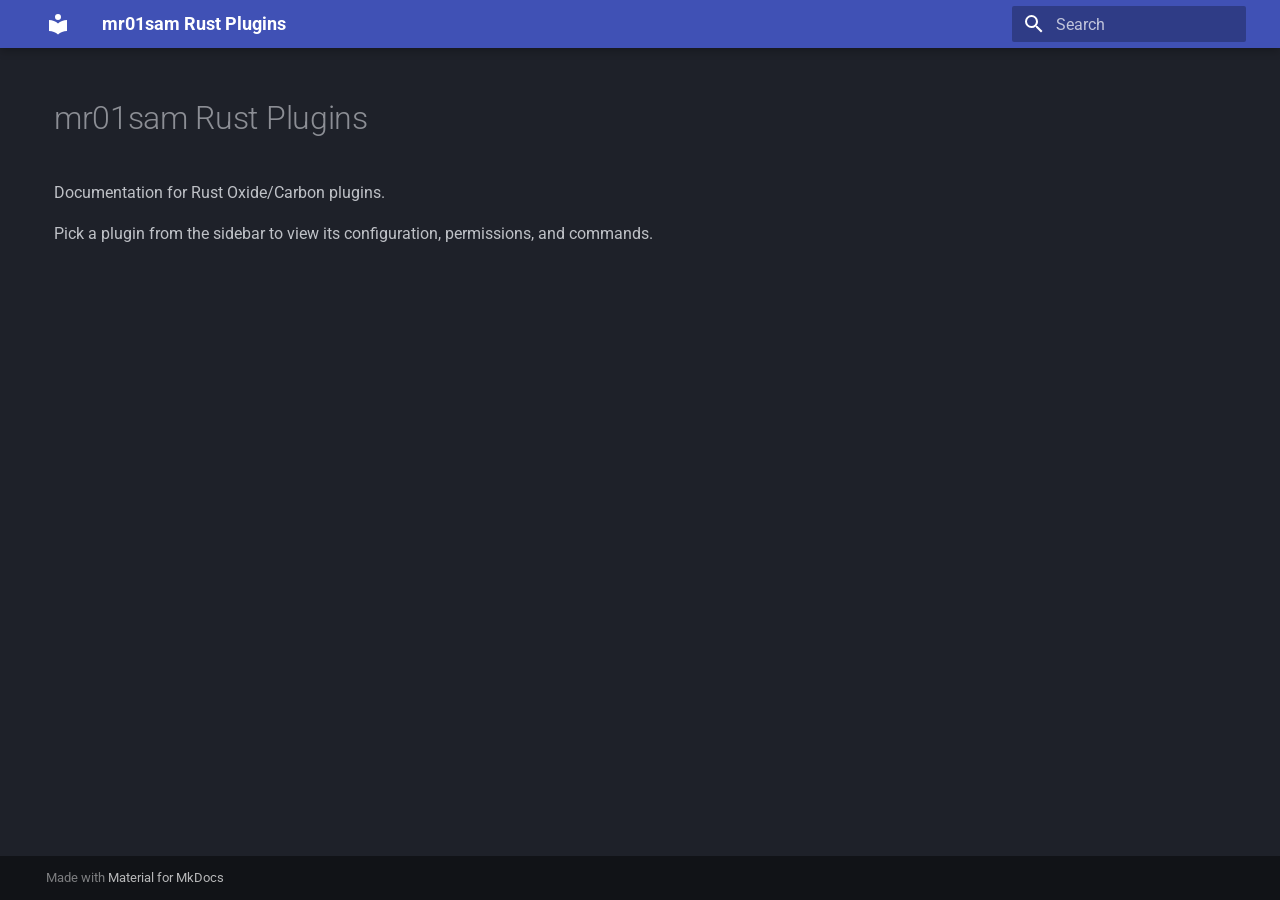
<file: index.html>
<!doctype html>
<html lang="en" class="no-js">
  <head>
    
      <meta charset="utf-8">
      <meta name="viewport" content="width=device-width,initial-scale=1">
      
        <meta name="description" content="Documentation for Rust Oxide/Carbon plugins by mr01sam">
      
      
      
        <link rel="canonical" href="https://docs.example.com/">
      
      
      
        <link rel="next" href="plugins/safepocket/">
      
      
        
      
      
      <link rel="icon" href="assets/images/favicon.png">
      <meta name="generator" content="mkdocs-1.6.1, mkdocs-material-9.7.7">
    
    
      
        <title>mr01sam Rust Plugins</title>
      
    
    
      <link rel="stylesheet" href="assets/stylesheets/main.ec1eaa64.min.css">
      
        
        <link rel="stylesheet" href="assets/stylesheets/palette.ab4e12ef.min.css">
      
      


    
    
      
    
    
      
        
        
        <link rel="preconnect" href="https://fonts.gstatic.com" crossorigin>
        <link rel="stylesheet" href="https://fonts.googleapis.com/css?family=Roboto:300,300i,400,400i,700,700i%7CRoboto+Mono:400,400i,700,700i&display=fallback">
        <style>:root{--md-text-font:"Roboto";--md-code-font:"Roboto Mono"}</style>
      
    
    
      <link rel="stylesheet" href="extra.css">
    
    <script>__md_scope=new URL(".",location),__md_hash=e=>[...e].reduce(((e,_)=>(e<<5)-e+_.charCodeAt(0)),0),__md_get=(e,_=localStorage,t=__md_scope)=>JSON.parse(_.getItem(t.pathname+"."+e)),__md_set=(e,_,t=localStorage,a=__md_scope)=>{try{t.setItem(a.pathname+"."+e,JSON.stringify(_))}catch(e){}}</script>
    
      

    
    
  </head>
  
  
    
    
      
    
    
    
    
    <body dir="ltr" data-md-color-scheme="slate" data-md-color-primary="indigo" data-md-color-accent="indigo">
  
    
    <input class="md-toggle" data-md-toggle="drawer" type="checkbox" id="__drawer" autocomplete="off">
    <input class="md-toggle" data-md-toggle="search" type="checkbox" id="__search" autocomplete="off">
    <label class="md-overlay" for="__drawer"></label>
    <div data-md-component="skip">
      
        
        <a href="#mr01sam-rust-plugins" class="md-skip">
          Skip to content
        </a>
      
    </div>
    <div data-md-component="announce">
      
    </div>
    
    
      

  

<header class="md-header md-header--shadow" data-md-component="header">
  <nav class="md-header__inner md-grid" aria-label="Header">
    <a href="." title="mr01sam Rust Plugins" class="md-header__button md-logo" aria-label="mr01sam Rust Plugins" data-md-component="logo">
      
  
  <svg xmlns="http://www.w3.org/2000/svg" viewBox="0 0 24 24"><path d="M12 8a3 3 0 0 0 3-3 3 3 0 0 0-3-3 3 3 0 0 0-3 3 3 3 0 0 0 3 3m0 3.54C9.64 9.35 6.5 8 3 8v11c3.5 0 6.64 1.35 9 3.54 2.36-2.19 5.5-3.54 9-3.54V8c-3.5 0-6.64 1.35-9 3.54"/></svg>

    </a>
    <label class="md-header__button md-icon" for="__drawer">
      
      <svg xmlns="http://www.w3.org/2000/svg" viewBox="0 0 24 24"><path d="M3 6h18v2H3zm0 5h18v2H3zm0 5h18v2H3z"/></svg>
    </label>
    <div class="md-header__title" data-md-component="header-title">
      <div class="md-header__ellipsis">
        <div class="md-header__topic">
          <span class="md-ellipsis">
            mr01sam Rust Plugins
          </span>
        </div>
        <div class="md-header__topic" data-md-component="header-topic">
          <span class="md-ellipsis">
            
              Home
            
          </span>
        </div>
      </div>
    </div>
    
      
        <form class="md-header__option" data-md-component="palette">
  
    
    
    
    <input class="md-option" data-md-color-media="" data-md-color-scheme="slate" data-md-color-primary="indigo" data-md-color-accent="indigo"  aria-hidden="true"  type="radio" name="__palette" id="__palette_0">
    
  
</form>
      
    
    
      <script>var palette=__md_get("__palette");if(palette&&palette.color){if("(prefers-color-scheme)"===palette.color.media){var media=matchMedia("(prefers-color-scheme: light)"),input=document.querySelector(media.matches?"[data-md-color-media='(prefers-color-scheme: light)']":"[data-md-color-media='(prefers-color-scheme: dark)']");palette.color.media=input.getAttribute("data-md-color-media"),palette.color.scheme=input.getAttribute("data-md-color-scheme"),palette.color.primary=input.getAttribute("data-md-color-primary"),palette.color.accent=input.getAttribute("data-md-color-accent")}for(var[key,value]of Object.entries(palette.color))document.body.setAttribute("data-md-color-"+key,value)}</script>
    
    
    
      
      
        <label class="md-header__button md-icon" for="__search">
          
          <svg xmlns="http://www.w3.org/2000/svg" viewBox="0 0 24 24"><path d="M9.5 3A6.5 6.5 0 0 1 16 9.5c0 1.61-.59 3.09-1.56 4.23l.27.27h.79l5 5-1.5 1.5-5-5v-.79l-.27-.27A6.52 6.52 0 0 1 9.5 16 6.5 6.5 0 0 1 3 9.5 6.5 6.5 0 0 1 9.5 3m0 2C7 5 5 7 5 9.5S7 14 9.5 14 14 12 14 9.5 12 5 9.5 5"/></svg>
        </label>
        <div class="md-search" data-md-component="search" role="dialog">
  <label class="md-search__overlay" for="__search"></label>
  <div class="md-search__inner" role="search">
    <form class="md-search__form" name="search">
      <input type="text" class="md-search__input" name="query" aria-label="Search" placeholder="Search" autocapitalize="off" autocorrect="off" autocomplete="off" spellcheck="false" data-md-component="search-query" required>
      <label class="md-search__icon md-icon" for="__search">
        
        <svg xmlns="http://www.w3.org/2000/svg" viewBox="0 0 24 24"><path d="M9.5 3A6.5 6.5 0 0 1 16 9.5c0 1.61-.59 3.09-1.56 4.23l.27.27h.79l5 5-1.5 1.5-5-5v-.79l-.27-.27A6.52 6.52 0 0 1 9.5 16 6.5 6.5 0 0 1 3 9.5 6.5 6.5 0 0 1 9.5 3m0 2C7 5 5 7 5 9.5S7 14 9.5 14 14 12 14 9.5 12 5 9.5 5"/></svg>
        
        <svg xmlns="http://www.w3.org/2000/svg" viewBox="0 0 24 24"><path d="M20 11v2H8l5.5 5.5-1.42 1.42L4.16 12l7.92-7.92L13.5 5.5 8 11z"/></svg>
      </label>
      <nav class="md-search__options" aria-label="Search">
        
        <button type="reset" class="md-search__icon md-icon" title="Clear" aria-label="Clear" tabindex="-1">
          
          <svg xmlns="http://www.w3.org/2000/svg" viewBox="0 0 24 24"><path d="M19 6.41 17.59 5 12 10.59 6.41 5 5 6.41 10.59 12 5 17.59 6.41 19 12 13.41 17.59 19 19 17.59 13.41 12z"/></svg>
        </button>
      </nav>
      
        <div class="md-search__suggest" data-md-component="search-suggest"></div>
      
    </form>
    <div class="md-search__output">
      <div class="md-search__scrollwrap" tabindex="0" data-md-scrollfix>
        <div class="md-search-result" data-md-component="search-result">
          <div class="md-search-result__meta">
            Initializing search
          </div>
          <ol class="md-search-result__list" role="presentation"></ol>
        </div>
      </div>
    </div>
  </div>
</div>
      
    
    
  </nav>
  
</header>
    
    <div class="md-container" data-md-component="container">
      
      
        
          
        
      
      <main class="md-main" data-md-component="main">
        <div class="md-main__inner md-grid">
          
            
              
              <div class="md-sidebar md-sidebar--primary" data-md-component="sidebar" data-md-type="navigation" >
                <div class="md-sidebar__scrollwrap">
                  <div class="md-sidebar__inner">
                    



<nav class="md-nav md-nav--primary" aria-label="Navigation" data-md-level="0">
  <label class="md-nav__title" for="__drawer">
    <a href="." title="mr01sam Rust Plugins" class="md-nav__button md-logo" aria-label="mr01sam Rust Plugins" data-md-component="logo">
      
  
  <svg xmlns="http://www.w3.org/2000/svg" viewBox="0 0 24 24"><path d="M12 8a3 3 0 0 0 3-3 3 3 0 0 0-3-3 3 3 0 0 0-3 3 3 3 0 0 0 3 3m0 3.54C9.64 9.35 6.5 8 3 8v11c3.5 0 6.64 1.35 9 3.54 2.36-2.19 5.5-3.54 9-3.54V8c-3.5 0-6.64 1.35-9 3.54"/></svg>

    </a>
    mr01sam Rust Plugins
  </label>
  
  <ul class="md-nav__list" data-md-scrollfix>
    
      
      
  
  
    
  
  
  
    <li class="md-nav__item md-nav__item--active">
      
      <input class="md-nav__toggle md-toggle" type="checkbox" id="__toc">
      
      
        
      
      
      <a href="." class="md-nav__link md-nav__link--active">
        
  
  
  <span class="md-ellipsis">
    
  
    Home
  

    
  </span>
  
  

      </a>
      
    </li>
  

    
      
      
  
  
  
  
    
    
    
    
    
    <li class="md-nav__item md-nav__item--nested">
      
        
        
        <input class="md-nav__toggle md-toggle " type="checkbox" id="__nav_2" >
        
          
          <label class="md-nav__link" for="__nav_2" id="__nav_2_label" tabindex="0">
            
  
  
  <span class="md-ellipsis">
    
  
    Plugins
  

    
  </span>
  
  

            <span class="md-nav__icon md-icon"></span>
          </label>
        
        <nav class="md-nav" data-md-level="1" aria-labelledby="__nav_2_label" aria-expanded="false">
          <label class="md-nav__title" for="__nav_2">
            <span class="md-nav__icon md-icon"></span>
            
  
    Plugins
  

          </label>
          <ul class="md-nav__list" data-md-scrollfix>
            
              
                
  
  
  
  
    <li class="md-nav__item">
      <a href="plugins/safepocket/" class="md-nav__link">
        
  
  
  <span class="md-ellipsis">
    
  
    Safe Pocket
  

    
  </span>
  
  

      </a>
    </li>
  

              
            
              
                
  
  
  
  
    <li class="md-nav__item">
      <a href="plugins/warmode/" class="md-nav__link">
        
  
  
  <span class="md-ellipsis">
    
  
    WarMode
  

    
  </span>
  
  

      </a>
    </li>
  

              
            
          </ul>
        </nav>
      
    </li>
  

    
  </ul>
</nav>
                  </div>
                </div>
              </div>
            
            
              
              <div class="md-sidebar md-sidebar--secondary" data-md-component="sidebar" data-md-type="toc" >
                <div class="md-sidebar__scrollwrap">
                  <div class="md-sidebar__inner">
                    

<nav class="md-nav md-nav--secondary" aria-label="Table of contents">
  
  
  
    
  
  
</nav>
                  </div>
                </div>
              </div>
            
          
          
            <div class="md-content" data-md-component="content">
              
              <article class="md-content__inner md-typeset">
                
                  



<h1 id="mr01sam-rust-plugins">mr01sam Rust Plugins<a class="headerlink" href="#mr01sam-rust-plugins" title="Permanent link">&para;</a></h1>
<p>Documentation for Rust Oxide/Carbon plugins.</p>
<p>Pick a plugin from the sidebar to view its configuration, permissions, and commands.</p>












                
              </article>
            </div>
          
          
<script>var target=document.getElementById(location.hash.slice(1));target&&target.name&&(target.checked=target.name.startsWith("__tabbed_"))</script>
        </div>
        
          <button type="button" class="md-top md-icon" data-md-component="top" hidden>
  
  <svg xmlns="http://www.w3.org/2000/svg" viewBox="0 0 24 24"><path d="M13 20h-2V8l-5.5 5.5-1.42-1.42L12 4.16l7.92 7.92-1.42 1.42L13 8z"/></svg>
  Back to top
</button>
        
      </main>
      
        <footer class="md-footer">
  
  <div class="md-footer-meta md-typeset">
    <div class="md-footer-meta__inner md-grid">
      <div class="md-copyright">
  
  
    Made with
    <a href="https://squidfunk.github.io/mkdocs-material/" target="_blank" rel="noopener">
      Material for MkDocs
    </a>
  
</div>
      
    </div>
  </div>
</footer>
      
    </div>
    <div class="md-dialog" data-md-component="dialog">
      <div class="md-dialog__inner md-typeset"></div>
    </div>
    
    
    
      
      
      <script id="__config" type="application/json">{"annotate": null, "base": ".", "features": ["navigation.instant", "navigation.tracking", "navigation.top", "search.suggest", "content.code.copy"], "search": "assets/javascripts/workers/search.2c215733.min.js", "tags": null, "translations": {"clipboard.copied": "Copied to clipboard", "clipboard.copy": "Copy to clipboard", "search.result.more.one": "1 more on this page", "search.result.more.other": "# more on this page", "search.result.none": "No matching documents", "search.result.one": "1 matching document", "search.result.other": "# matching documents", "search.result.placeholder": "Type to start searching", "search.result.term.missing": "Missing", "select.version": "Select version"}, "version": null}</script>
    
    
      <script src="assets/javascripts/bundle.d7400e89.min.js"></script>
      
    
  </body>
</html>
</file>
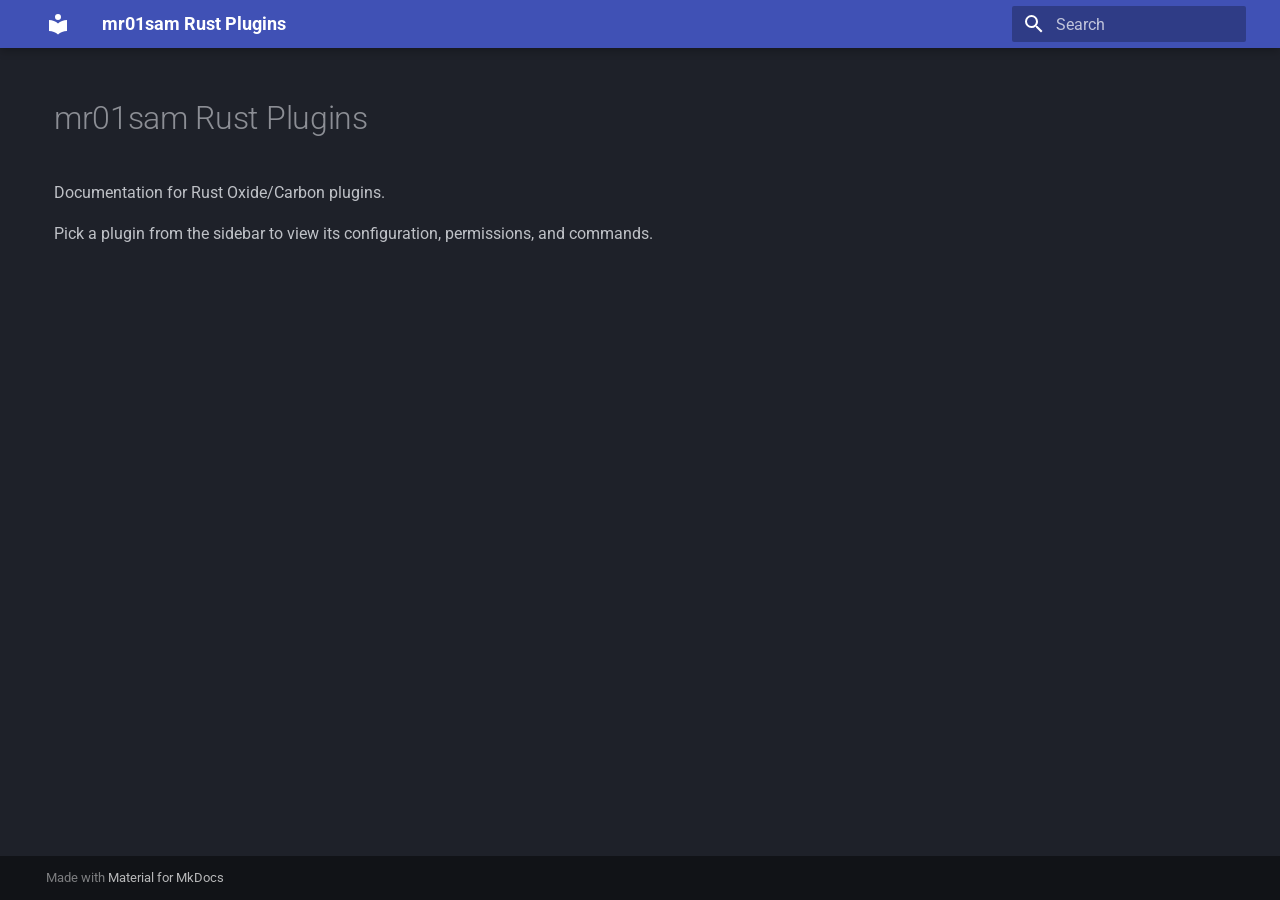
<file: plugins/index.html>
<!doctype html>
<html lang="en" class="no-js">
  <head>
    
      <meta charset="utf-8">
      <meta name="viewport" content="width=device-width,initial-scale=1">
      
        <meta name="description" content="Documentation for Rust Oxide/Carbon plugins by mr01sam">
      
      
      
        <link rel="canonical" href="https://docs.example.com/plugins/">
      
      
      
      
        
      
      
      <link rel="icon" href="../assets/images/favicon.png">
      <meta name="generator" content="mkdocs-1.6.1, mkdocs-material-9.7.7">
    
    
      
        <title>Index - mr01sam Rust Plugins</title>
      
    
    
      <link rel="stylesheet" href="../assets/stylesheets/main.ec1eaa64.min.css">
      
        
        <link rel="stylesheet" href="../assets/stylesheets/palette.ab4e12ef.min.css">
      
      


    
    
      
    
    
      
        
        
        <link rel="preconnect" href="https://fonts.gstatic.com" crossorigin>
        <link rel="stylesheet" href="https://fonts.googleapis.com/css?family=Roboto:300,300i,400,400i,700,700i%7CRoboto+Mono:400,400i,700,700i&display=fallback">
        <style>:root{--md-text-font:"Roboto";--md-code-font:"Roboto Mono"}</style>
      
    
    
      <link rel="stylesheet" href="../extra.css">
    
    <script>__md_scope=new URL("..",location),__md_hash=e=>[...e].reduce(((e,_)=>(e<<5)-e+_.charCodeAt(0)),0),__md_get=(e,_=localStorage,t=__md_scope)=>JSON.parse(_.getItem(t.pathname+"."+e)),__md_set=(e,_,t=localStorage,a=__md_scope)=>{try{t.setItem(a.pathname+"."+e,JSON.stringify(_))}catch(e){}}</script>
    
      

    
    
  </head>
  
  
    
    
      
    
    
    
    
    <body dir="ltr" data-md-color-scheme="slate" data-md-color-primary="indigo" data-md-color-accent="indigo">
  
    
    <input class="md-toggle" data-md-toggle="drawer" type="checkbox" id="__drawer" autocomplete="off">
    <input class="md-toggle" data-md-toggle="search" type="checkbox" id="__search" autocomplete="off">
    <label class="md-overlay" for="__drawer"></label>
    <div data-md-component="skip">
      
    </div>
    <div data-md-component="announce">
      
    </div>
    
    
      

  

<header class="md-header md-header--shadow" data-md-component="header">
  <nav class="md-header__inner md-grid" aria-label="Header">
    <a href=".." title="mr01sam Rust Plugins" class="md-header__button md-logo" aria-label="mr01sam Rust Plugins" data-md-component="logo">
      
  
  <svg xmlns="http://www.w3.org/2000/svg" viewBox="0 0 24 24"><path d="M12 8a3 3 0 0 0 3-3 3 3 0 0 0-3-3 3 3 0 0 0-3 3 3 3 0 0 0 3 3m0 3.54C9.64 9.35 6.5 8 3 8v11c3.5 0 6.64 1.35 9 3.54 2.36-2.19 5.5-3.54 9-3.54V8c-3.5 0-6.64 1.35-9 3.54"/></svg>

    </a>
    <label class="md-header__button md-icon" for="__drawer">
      
      <svg xmlns="http://www.w3.org/2000/svg" viewBox="0 0 24 24"><path d="M3 6h18v2H3zm0 5h18v2H3zm0 5h18v2H3z"/></svg>
    </label>
    <div class="md-header__title" data-md-component="header-title">
      <div class="md-header__ellipsis">
        <div class="md-header__topic">
          <span class="md-ellipsis">
            mr01sam Rust Plugins
          </span>
        </div>
        <div class="md-header__topic" data-md-component="header-topic">
          <span class="md-ellipsis">
            
              Index
            
          </span>
        </div>
      </div>
    </div>
    
      
        <form class="md-header__option" data-md-component="palette">
  
    
    
    
    <input class="md-option" data-md-color-media="" data-md-color-scheme="slate" data-md-color-primary="indigo" data-md-color-accent="indigo"  aria-hidden="true"  type="radio" name="__palette" id="__palette_0">
    
  
</form>
      
    
    
      <script>var palette=__md_get("__palette");if(palette&&palette.color){if("(prefers-color-scheme)"===palette.color.media){var media=matchMedia("(prefers-color-scheme: light)"),input=document.querySelector(media.matches?"[data-md-color-media='(prefers-color-scheme: light)']":"[data-md-color-media='(prefers-color-scheme: dark)']");palette.color.media=input.getAttribute("data-md-color-media"),palette.color.scheme=input.getAttribute("data-md-color-scheme"),palette.color.primary=input.getAttribute("data-md-color-primary"),palette.color.accent=input.getAttribute("data-md-color-accent")}for(var[key,value]of Object.entries(palette.color))document.body.setAttribute("data-md-color-"+key,value)}</script>
    
    
    
      
      
        <label class="md-header__button md-icon" for="__search">
          
          <svg xmlns="http://www.w3.org/2000/svg" viewBox="0 0 24 24"><path d="M9.5 3A6.5 6.5 0 0 1 16 9.5c0 1.61-.59 3.09-1.56 4.23l.27.27h.79l5 5-1.5 1.5-5-5v-.79l-.27-.27A6.52 6.52 0 0 1 9.5 16 6.5 6.5 0 0 1 3 9.5 6.5 6.5 0 0 1 9.5 3m0 2C7 5 5 7 5 9.5S7 14 9.5 14 14 12 14 9.5 12 5 9.5 5"/></svg>
        </label>
        <div class="md-search" data-md-component="search" role="dialog">
  <label class="md-search__overlay" for="__search"></label>
  <div class="md-search__inner" role="search">
    <form class="md-search__form" name="search">
      <input type="text" class="md-search__input" name="query" aria-label="Search" placeholder="Search" autocapitalize="off" autocorrect="off" autocomplete="off" spellcheck="false" data-md-component="search-query" required>
      <label class="md-search__icon md-icon" for="__search">
        
        <svg xmlns="http://www.w3.org/2000/svg" viewBox="0 0 24 24"><path d="M9.5 3A6.5 6.5 0 0 1 16 9.5c0 1.61-.59 3.09-1.56 4.23l.27.27h.79l5 5-1.5 1.5-5-5v-.79l-.27-.27A6.52 6.52 0 0 1 9.5 16 6.5 6.5 0 0 1 3 9.5 6.5 6.5 0 0 1 9.5 3m0 2C7 5 5 7 5 9.5S7 14 9.5 14 14 12 14 9.5 12 5 9.5 5"/></svg>
        
        <svg xmlns="http://www.w3.org/2000/svg" viewBox="0 0 24 24"><path d="M20 11v2H8l5.5 5.5-1.42 1.42L4.16 12l7.92-7.92L13.5 5.5 8 11z"/></svg>
      </label>
      <nav class="md-search__options" aria-label="Search">
        
        <button type="reset" class="md-search__icon md-icon" title="Clear" aria-label="Clear" tabindex="-1">
          
          <svg xmlns="http://www.w3.org/2000/svg" viewBox="0 0 24 24"><path d="M19 6.41 17.59 5 12 10.59 6.41 5 5 6.41 10.59 12 5 17.59 6.41 19 12 13.41 17.59 19 19 17.59 13.41 12z"/></svg>
        </button>
      </nav>
      
        <div class="md-search__suggest" data-md-component="search-suggest"></div>
      
    </form>
    <div class="md-search__output">
      <div class="md-search__scrollwrap" tabindex="0" data-md-scrollfix>
        <div class="md-search-result" data-md-component="search-result">
          <div class="md-search-result__meta">
            Initializing search
          </div>
          <ol class="md-search-result__list" role="presentation"></ol>
        </div>
      </div>
    </div>
  </div>
</div>
      
    
    
  </nav>
  
</header>
    
    <div class="md-container" data-md-component="container">
      
      
        
          
        
      
      <main class="md-main" data-md-component="main">
        <div class="md-main__inner md-grid">
          
            
              
              <div class="md-sidebar md-sidebar--primary" data-md-component="sidebar" data-md-type="navigation" >
                <div class="md-sidebar__scrollwrap">
                  <div class="md-sidebar__inner">
                    



<nav class="md-nav md-nav--primary" aria-label="Navigation" data-md-level="0">
  <label class="md-nav__title" for="__drawer">
    <a href=".." title="mr01sam Rust Plugins" class="md-nav__button md-logo" aria-label="mr01sam Rust Plugins" data-md-component="logo">
      
  
  <svg xmlns="http://www.w3.org/2000/svg" viewBox="0 0 24 24"><path d="M12 8a3 3 0 0 0 3-3 3 3 0 0 0-3-3 3 3 0 0 0-3 3 3 3 0 0 0 3 3m0 3.54C9.64 9.35 6.5 8 3 8v11c3.5 0 6.64 1.35 9 3.54 2.36-2.19 5.5-3.54 9-3.54V8c-3.5 0-6.64 1.35-9 3.54"/></svg>

    </a>
    mr01sam Rust Plugins
  </label>
  
  <ul class="md-nav__list" data-md-scrollfix>
    
      
      
  
  
  
  
    <li class="md-nav__item">
      <a href=".." class="md-nav__link">
        
  
  
  <span class="md-ellipsis">
    
  
    Home
  

    
  </span>
  
  

      </a>
    </li>
  

    
      
      
  
  
  
  
    
    
    
    
    
    <li class="md-nav__item md-nav__item--nested">
      
        
        
        <input class="md-nav__toggle md-toggle " type="checkbox" id="__nav_2" >
        
          
          <label class="md-nav__link" for="__nav_2" id="__nav_2_label" tabindex="0">
            
  
  
  <span class="md-ellipsis">
    
  
    Plugins
  

    
  </span>
  
  

            <span class="md-nav__icon md-icon"></span>
          </label>
        
        <nav class="md-nav" data-md-level="1" aria-labelledby="__nav_2_label" aria-expanded="false">
          <label class="md-nav__title" for="__nav_2">
            <span class="md-nav__icon md-icon"></span>
            
  
    Plugins
  

          </label>
          <ul class="md-nav__list" data-md-scrollfix>
            
              
                
  
  
  
  
    <li class="md-nav__item">
      <a href="safepocket/" class="md-nav__link">
        
  
  
  <span class="md-ellipsis">
    
  
    Safe Pocket
  

    
  </span>
  
  

      </a>
    </li>
  

              
            
              
                
  
  
  
  
    <li class="md-nav__item">
      <a href="warmode/" class="md-nav__link">
        
  
  
  <span class="md-ellipsis">
    
  
    WarMode
  

    
  </span>
  
  

      </a>
    </li>
  

              
            
          </ul>
        </nav>
      
    </li>
  

    
  </ul>
</nav>
                  </div>
                </div>
              </div>
            
            
              
              <div class="md-sidebar md-sidebar--secondary" data-md-component="sidebar" data-md-type="toc" >
                <div class="md-sidebar__scrollwrap">
                  <div class="md-sidebar__inner">
                    

<nav class="md-nav md-nav--secondary" aria-label="Table of contents">
  
  
  
  
</nav>
                  </div>
                </div>
              </div>
            
          
          
            <div class="md-content" data-md-component="content">
              
              <article class="md-content__inner md-typeset">
                
                  



  <h1>Index</h1>

<p><meta http-equiv="refresh" content="0; url=/"></p>












                
              </article>
            </div>
          
          
<script>var target=document.getElementById(location.hash.slice(1));target&&target.name&&(target.checked=target.name.startsWith("__tabbed_"))</script>
        </div>
        
          <button type="button" class="md-top md-icon" data-md-component="top" hidden>
  
  <svg xmlns="http://www.w3.org/2000/svg" viewBox="0 0 24 24"><path d="M13 20h-2V8l-5.5 5.5-1.42-1.42L12 4.16l7.92 7.92-1.42 1.42L13 8z"/></svg>
  Back to top
</button>
        
      </main>
      
        <footer class="md-footer">
  
  <div class="md-footer-meta md-typeset">
    <div class="md-footer-meta__inner md-grid">
      <div class="md-copyright">
  
  
    Made with
    <a href="https://squidfunk.github.io/mkdocs-material/" target="_blank" rel="noopener">
      Material for MkDocs
    </a>
  
</div>
      
    </div>
  </div>
</footer>
      
    </div>
    <div class="md-dialog" data-md-component="dialog">
      <div class="md-dialog__inner md-typeset"></div>
    </div>
    
    
    
      
      
      <script id="__config" type="application/json">{"annotate": null, "base": "..", "features": ["navigation.instant", "navigation.tracking", "navigation.top", "search.suggest", "content.code.copy"], "search": "../assets/javascripts/workers/search.2c215733.min.js", "tags": null, "translations": {"clipboard.copied": "Copied to clipboard", "clipboard.copy": "Copy to clipboard", "search.result.more.one": "1 more on this page", "search.result.more.other": "# more on this page", "search.result.none": "No matching documents", "search.result.one": "1 matching document", "search.result.other": "# matching documents", "search.result.placeholder": "Type to start searching", "search.result.term.missing": "Missing", "select.version": "Select version"}, "version": null}</script>
    
    
      <script src="../assets/javascripts/bundle.d7400e89.min.js"></script>
      
    
  </body>
</html>
</file>
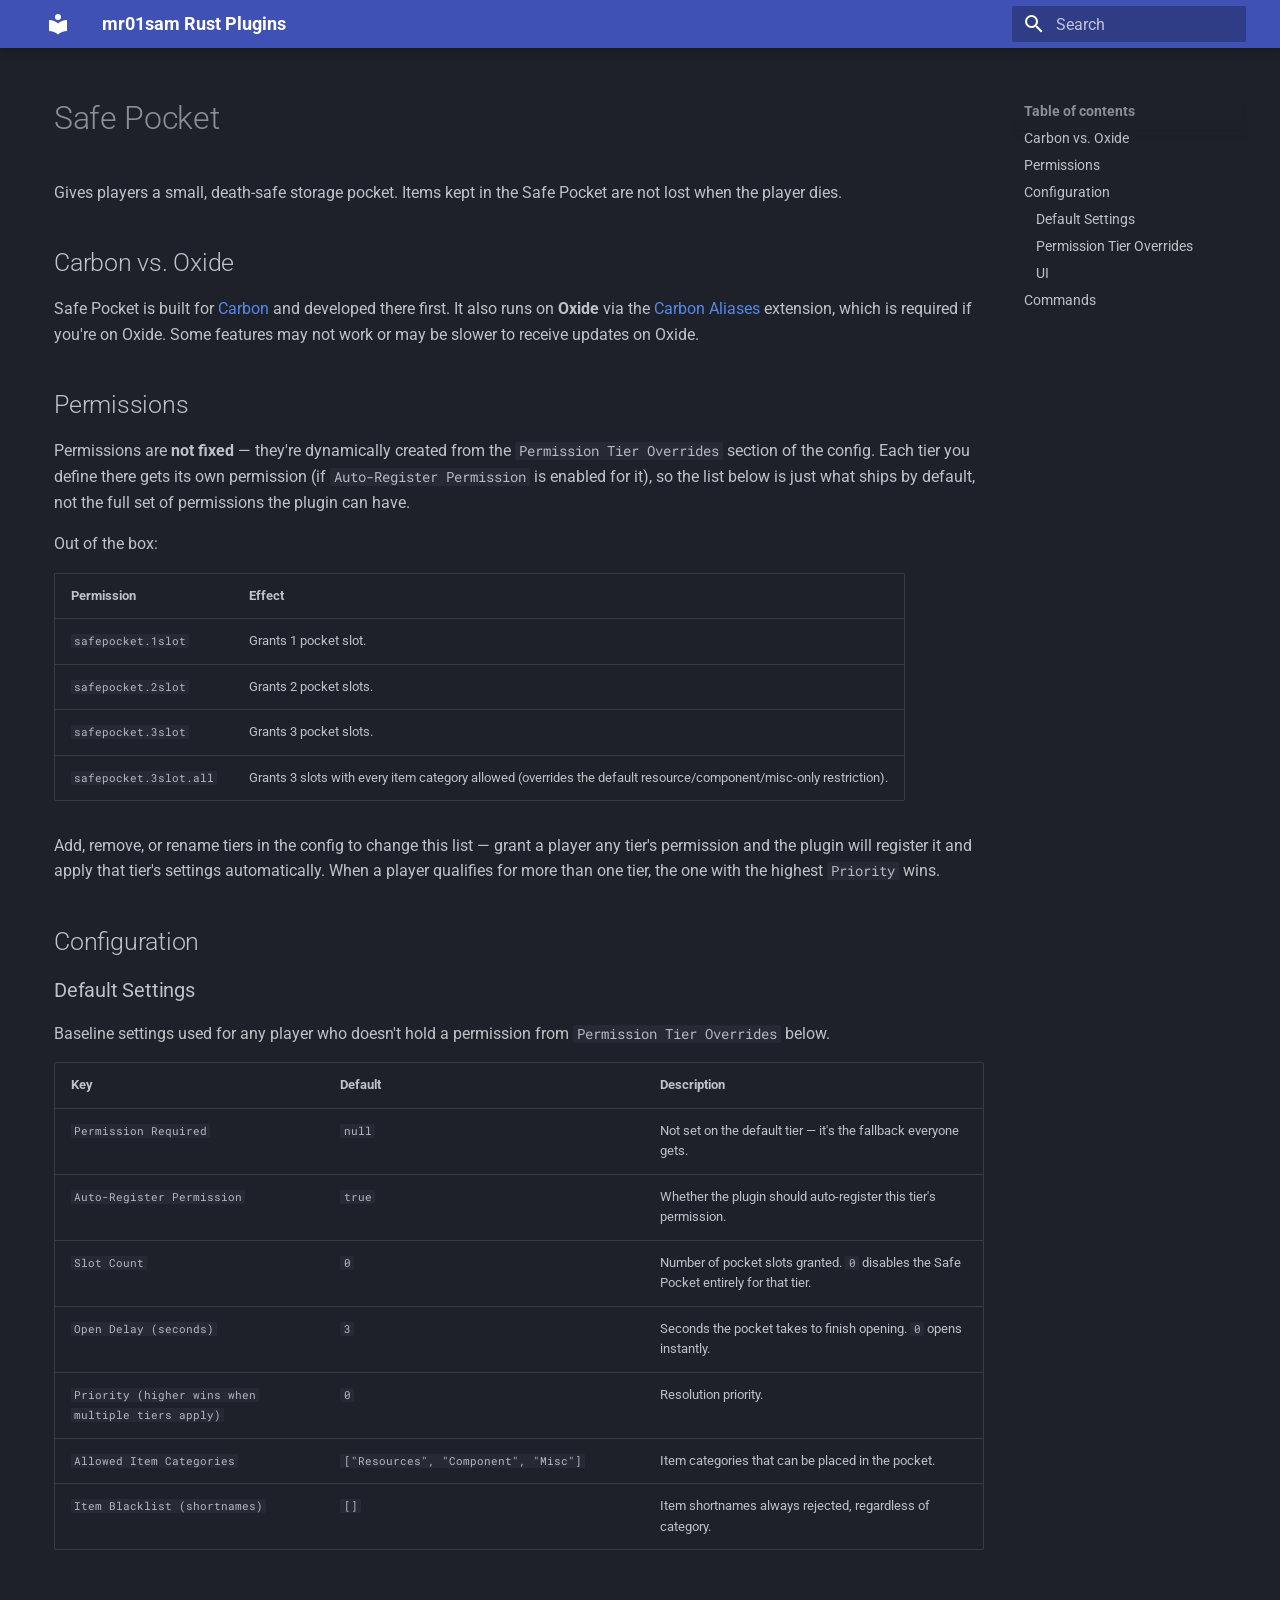
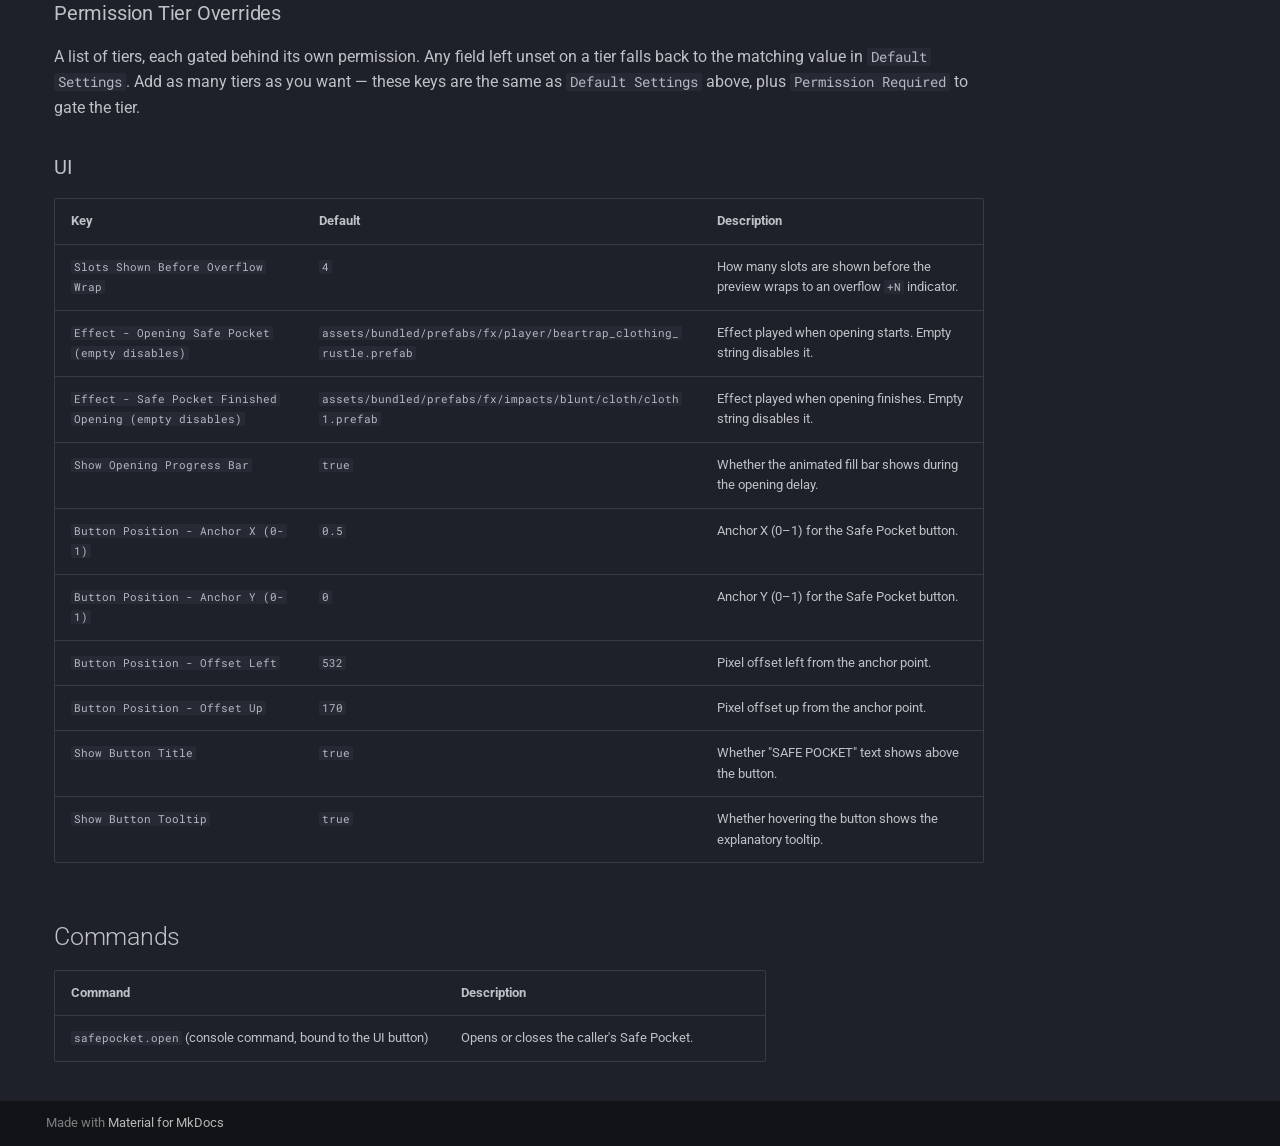
<file: plugins/safepocket/index.html>
<!doctype html>
<html lang="en" class="no-js">
  <head>
    
      <meta charset="utf-8">
      <meta name="viewport" content="width=device-width,initial-scale=1">
      
        <meta name="description" content="Documentation for Rust Oxide/Carbon plugins by mr01sam">
      
      
      
        <link rel="canonical" href="https://docs.example.com/plugins/safepocket/">
      
      
        <link rel="prev" href="../..">
      
      
        <link rel="next" href="../warmode/">
      
      
        
      
      
      <link rel="icon" href="../../assets/images/favicon.png">
      <meta name="generator" content="mkdocs-1.6.1, mkdocs-material-9.7.7">
    
    
      
        <title>Safe Pocket - mr01sam Rust Plugins</title>
      
    
    
      <link rel="stylesheet" href="../../assets/stylesheets/main.ec1eaa64.min.css">
      
        
        <link rel="stylesheet" href="../../assets/stylesheets/palette.ab4e12ef.min.css">
      
      


    
    
      
    
    
      
        
        
        <link rel="preconnect" href="https://fonts.gstatic.com" crossorigin>
        <link rel="stylesheet" href="https://fonts.googleapis.com/css?family=Roboto:300,300i,400,400i,700,700i%7CRoboto+Mono:400,400i,700,700i&display=fallback">
        <style>:root{--md-text-font:"Roboto";--md-code-font:"Roboto Mono"}</style>
      
    
    
      <link rel="stylesheet" href="../../extra.css">
    
    <script>__md_scope=new URL("../..",location),__md_hash=e=>[...e].reduce(((e,_)=>(e<<5)-e+_.charCodeAt(0)),0),__md_get=(e,_=localStorage,t=__md_scope)=>JSON.parse(_.getItem(t.pathname+"."+e)),__md_set=(e,_,t=localStorage,a=__md_scope)=>{try{t.setItem(a.pathname+"."+e,JSON.stringify(_))}catch(e){}}</script>
    
      

    
    
  </head>
  
  
    
    
      
    
    
    
    
    <body dir="ltr" data-md-color-scheme="slate" data-md-color-primary="indigo" data-md-color-accent="indigo">
  
    
    <input class="md-toggle" data-md-toggle="drawer" type="checkbox" id="__drawer" autocomplete="off">
    <input class="md-toggle" data-md-toggle="search" type="checkbox" id="__search" autocomplete="off">
    <label class="md-overlay" for="__drawer"></label>
    <div data-md-component="skip">
      
        
        <a href="#safe-pocket" class="md-skip">
          Skip to content
        </a>
      
    </div>
    <div data-md-component="announce">
      
    </div>
    
    
      

  

<header class="md-header md-header--shadow" data-md-component="header">
  <nav class="md-header__inner md-grid" aria-label="Header">
    <a href="../.." title="mr01sam Rust Plugins" class="md-header__button md-logo" aria-label="mr01sam Rust Plugins" data-md-component="logo">
      
  
  <svg xmlns="http://www.w3.org/2000/svg" viewBox="0 0 24 24"><path d="M12 8a3 3 0 0 0 3-3 3 3 0 0 0-3-3 3 3 0 0 0-3 3 3 3 0 0 0 3 3m0 3.54C9.64 9.35 6.5 8 3 8v11c3.5 0 6.64 1.35 9 3.54 2.36-2.19 5.5-3.54 9-3.54V8c-3.5 0-6.64 1.35-9 3.54"/></svg>

    </a>
    <label class="md-header__button md-icon" for="__drawer">
      
      <svg xmlns="http://www.w3.org/2000/svg" viewBox="0 0 24 24"><path d="M3 6h18v2H3zm0 5h18v2H3zm0 5h18v2H3z"/></svg>
    </label>
    <div class="md-header__title" data-md-component="header-title">
      <div class="md-header__ellipsis">
        <div class="md-header__topic">
          <span class="md-ellipsis">
            mr01sam Rust Plugins
          </span>
        </div>
        <div class="md-header__topic" data-md-component="header-topic">
          <span class="md-ellipsis">
            
              Safe Pocket
            
          </span>
        </div>
      </div>
    </div>
    
      
        <form class="md-header__option" data-md-component="palette">
  
    
    
    
    <input class="md-option" data-md-color-media="" data-md-color-scheme="slate" data-md-color-primary="indigo" data-md-color-accent="indigo"  aria-hidden="true"  type="radio" name="__palette" id="__palette_0">
    
  
</form>
      
    
    
      <script>var palette=__md_get("__palette");if(palette&&palette.color){if("(prefers-color-scheme)"===palette.color.media){var media=matchMedia("(prefers-color-scheme: light)"),input=document.querySelector(media.matches?"[data-md-color-media='(prefers-color-scheme: light)']":"[data-md-color-media='(prefers-color-scheme: dark)']");palette.color.media=input.getAttribute("data-md-color-media"),palette.color.scheme=input.getAttribute("data-md-color-scheme"),palette.color.primary=input.getAttribute("data-md-color-primary"),palette.color.accent=input.getAttribute("data-md-color-accent")}for(var[key,value]of Object.entries(palette.color))document.body.setAttribute("data-md-color-"+key,value)}</script>
    
    
    
      
      
        <label class="md-header__button md-icon" for="__search">
          
          <svg xmlns="http://www.w3.org/2000/svg" viewBox="0 0 24 24"><path d="M9.5 3A6.5 6.5 0 0 1 16 9.5c0 1.61-.59 3.09-1.56 4.23l.27.27h.79l5 5-1.5 1.5-5-5v-.79l-.27-.27A6.52 6.52 0 0 1 9.5 16 6.5 6.5 0 0 1 3 9.5 6.5 6.5 0 0 1 9.5 3m0 2C7 5 5 7 5 9.5S7 14 9.5 14 14 12 14 9.5 12 5 9.5 5"/></svg>
        </label>
        <div class="md-search" data-md-component="search" role="dialog">
  <label class="md-search__overlay" for="__search"></label>
  <div class="md-search__inner" role="search">
    <form class="md-search__form" name="search">
      <input type="text" class="md-search__input" name="query" aria-label="Search" placeholder="Search" autocapitalize="off" autocorrect="off" autocomplete="off" spellcheck="false" data-md-component="search-query" required>
      <label class="md-search__icon md-icon" for="__search">
        
        <svg xmlns="http://www.w3.org/2000/svg" viewBox="0 0 24 24"><path d="M9.5 3A6.5 6.5 0 0 1 16 9.5c0 1.61-.59 3.09-1.56 4.23l.27.27h.79l5 5-1.5 1.5-5-5v-.79l-.27-.27A6.52 6.52 0 0 1 9.5 16 6.5 6.5 0 0 1 3 9.5 6.5 6.5 0 0 1 9.5 3m0 2C7 5 5 7 5 9.5S7 14 9.5 14 14 12 14 9.5 12 5 9.5 5"/></svg>
        
        <svg xmlns="http://www.w3.org/2000/svg" viewBox="0 0 24 24"><path d="M20 11v2H8l5.5 5.5-1.42 1.42L4.16 12l7.92-7.92L13.5 5.5 8 11z"/></svg>
      </label>
      <nav class="md-search__options" aria-label="Search">
        
        <button type="reset" class="md-search__icon md-icon" title="Clear" aria-label="Clear" tabindex="-1">
          
          <svg xmlns="http://www.w3.org/2000/svg" viewBox="0 0 24 24"><path d="M19 6.41 17.59 5 12 10.59 6.41 5 5 6.41 10.59 12 5 17.59 6.41 19 12 13.41 17.59 19 19 17.59 13.41 12z"/></svg>
        </button>
      </nav>
      
        <div class="md-search__suggest" data-md-component="search-suggest"></div>
      
    </form>
    <div class="md-search__output">
      <div class="md-search__scrollwrap" tabindex="0" data-md-scrollfix>
        <div class="md-search-result" data-md-component="search-result">
          <div class="md-search-result__meta">
            Initializing search
          </div>
          <ol class="md-search-result__list" role="presentation"></ol>
        </div>
      </div>
    </div>
  </div>
</div>
      
    
    
  </nav>
  
</header>
    
    <div class="md-container" data-md-component="container">
      
      
        
          
        
      
      <main class="md-main" data-md-component="main">
        <div class="md-main__inner md-grid">
          
            
              
              <div class="md-sidebar md-sidebar--primary" data-md-component="sidebar" data-md-type="navigation" >
                <div class="md-sidebar__scrollwrap">
                  <div class="md-sidebar__inner">
                    



<nav class="md-nav md-nav--primary" aria-label="Navigation" data-md-level="0">
  <label class="md-nav__title" for="__drawer">
    <a href="../.." title="mr01sam Rust Plugins" class="md-nav__button md-logo" aria-label="mr01sam Rust Plugins" data-md-component="logo">
      
  
  <svg xmlns="http://www.w3.org/2000/svg" viewBox="0 0 24 24"><path d="M12 8a3 3 0 0 0 3-3 3 3 0 0 0-3-3 3 3 0 0 0-3 3 3 3 0 0 0 3 3m0 3.54C9.64 9.35 6.5 8 3 8v11c3.5 0 6.64 1.35 9 3.54 2.36-2.19 5.5-3.54 9-3.54V8c-3.5 0-6.64 1.35-9 3.54"/></svg>

    </a>
    mr01sam Rust Plugins
  </label>
  
  <ul class="md-nav__list" data-md-scrollfix>
    
      
      
  
  
  
  
    <li class="md-nav__item">
      <a href="../.." class="md-nav__link">
        
  
  
  <span class="md-ellipsis">
    
  
    Home
  

    
  </span>
  
  

      </a>
    </li>
  

    
      
      
  
  
    
  
  
  
    
    
    
    
    
    <li class="md-nav__item md-nav__item--active md-nav__item--nested">
      
        
        
        <input class="md-nav__toggle md-toggle " type="checkbox" id="__nav_2" checked>
        
          
          <label class="md-nav__link" for="__nav_2" id="__nav_2_label" tabindex="0">
            
  
  
  <span class="md-ellipsis">
    
  
    Plugins
  

    
  </span>
  
  

            <span class="md-nav__icon md-icon"></span>
          </label>
        
        <nav class="md-nav" data-md-level="1" aria-labelledby="__nav_2_label" aria-expanded="true">
          <label class="md-nav__title" for="__nav_2">
            <span class="md-nav__icon md-icon"></span>
            
  
    Plugins
  

          </label>
          <ul class="md-nav__list" data-md-scrollfix>
            
              
                
  
  
    
  
  
  
    <li class="md-nav__item md-nav__item--active">
      
      <input class="md-nav__toggle md-toggle" type="checkbox" id="__toc">
      
      
        
      
      
        <label class="md-nav__link md-nav__link--active" for="__toc">
          
  
  
  <span class="md-ellipsis">
    
  
    Safe Pocket
  

    
  </span>
  
  

          <span class="md-nav__icon md-icon"></span>
        </label>
      
      <a href="./" class="md-nav__link md-nav__link--active">
        
  
  
  <span class="md-ellipsis">
    
  
    Safe Pocket
  

    
  </span>
  
  

      </a>
      
        

<nav class="md-nav md-nav--secondary" aria-label="Table of contents">
  
  
  
    
  
  
    <label class="md-nav__title" for="__toc">
      <span class="md-nav__icon md-icon"></span>
      Table of contents
    </label>
    <ul class="md-nav__list" data-md-component="toc" data-md-scrollfix>
      
        <li class="md-nav__item">
  <a href="#carbon-vs-oxide" class="md-nav__link">
    <span class="md-ellipsis">
      
        Carbon vs. Oxide
      
    </span>
  </a>
  
</li>
      
        <li class="md-nav__item">
  <a href="#permissions" class="md-nav__link">
    <span class="md-ellipsis">
      
        Permissions
      
    </span>
  </a>
  
</li>
      
        <li class="md-nav__item">
  <a href="#configuration" class="md-nav__link">
    <span class="md-ellipsis">
      
        Configuration
      
    </span>
  </a>
  
    <nav class="md-nav" aria-label="Configuration">
      <ul class="md-nav__list">
        
          <li class="md-nav__item">
  <a href="#default-settings" class="md-nav__link">
    <span class="md-ellipsis">
      
        Default Settings
      
    </span>
  </a>
  
</li>
        
          <li class="md-nav__item">
  <a href="#permission-tier-overrides" class="md-nav__link">
    <span class="md-ellipsis">
      
        Permission Tier Overrides
      
    </span>
  </a>
  
</li>
        
          <li class="md-nav__item">
  <a href="#ui" class="md-nav__link">
    <span class="md-ellipsis">
      
        UI
      
    </span>
  </a>
  
</li>
        
      </ul>
    </nav>
  
</li>
      
        <li class="md-nav__item">
  <a href="#commands" class="md-nav__link">
    <span class="md-ellipsis">
      
        Commands
      
    </span>
  </a>
  
</li>
      
    </ul>
  
</nav>
      
    </li>
  

              
            
              
                
  
  
  
  
    <li class="md-nav__item">
      <a href="../warmode/" class="md-nav__link">
        
  
  
  <span class="md-ellipsis">
    
  
    WarMode
  

    
  </span>
  
  

      </a>
    </li>
  

              
            
          </ul>
        </nav>
      
    </li>
  

    
  </ul>
</nav>
                  </div>
                </div>
              </div>
            
            
              
              <div class="md-sidebar md-sidebar--secondary" data-md-component="sidebar" data-md-type="toc" >
                <div class="md-sidebar__scrollwrap">
                  <div class="md-sidebar__inner">
                    

<nav class="md-nav md-nav--secondary" aria-label="Table of contents">
  
  
  
    
  
  
    <label class="md-nav__title" for="__toc">
      <span class="md-nav__icon md-icon"></span>
      Table of contents
    </label>
    <ul class="md-nav__list" data-md-component="toc" data-md-scrollfix>
      
        <li class="md-nav__item">
  <a href="#carbon-vs-oxide" class="md-nav__link">
    <span class="md-ellipsis">
      
        Carbon vs. Oxide
      
    </span>
  </a>
  
</li>
      
        <li class="md-nav__item">
  <a href="#permissions" class="md-nav__link">
    <span class="md-ellipsis">
      
        Permissions
      
    </span>
  </a>
  
</li>
      
        <li class="md-nav__item">
  <a href="#configuration" class="md-nav__link">
    <span class="md-ellipsis">
      
        Configuration
      
    </span>
  </a>
  
    <nav class="md-nav" aria-label="Configuration">
      <ul class="md-nav__list">
        
          <li class="md-nav__item">
  <a href="#default-settings" class="md-nav__link">
    <span class="md-ellipsis">
      
        Default Settings
      
    </span>
  </a>
  
</li>
        
          <li class="md-nav__item">
  <a href="#permission-tier-overrides" class="md-nav__link">
    <span class="md-ellipsis">
      
        Permission Tier Overrides
      
    </span>
  </a>
  
</li>
        
          <li class="md-nav__item">
  <a href="#ui" class="md-nav__link">
    <span class="md-ellipsis">
      
        UI
      
    </span>
  </a>
  
</li>
        
      </ul>
    </nav>
  
</li>
      
        <li class="md-nav__item">
  <a href="#commands" class="md-nav__link">
    <span class="md-ellipsis">
      
        Commands
      
    </span>
  </a>
  
</li>
      
    </ul>
  
</nav>
                  </div>
                </div>
              </div>
            
          
          
            <div class="md-content" data-md-component="content">
              
              <article class="md-content__inner md-typeset">
                
                  



<h1 id="safe-pocket">Safe Pocket<a class="headerlink" href="#safe-pocket" title="Permanent link">&para;</a></h1>
<p>Gives players a small, death-safe storage pocket. Items kept in the Safe Pocket are not lost when the player dies.</p>
<h2 id="carbon-vs-oxide">Carbon vs. Oxide<a class="headerlink" href="#carbon-vs-oxide" title="Permanent link">&para;</a></h2>
<p>Safe Pocket is built for <a href="https://carbonmod.gg">Carbon</a> and developed there first. It also runs on <strong>Oxide</strong> via the <a href="https://codefling.com/extensions/carbon-aliases">Carbon Aliases</a> extension, which is required if you're on Oxide. Some features may not work or may be slower to receive updates on Oxide.</p>
<h2 id="permissions">Permissions<a class="headerlink" href="#permissions" title="Permanent link">&para;</a></h2>
<p>Permissions are <strong>not fixed</strong> — they're dynamically created from the <code>Permission Tier Overrides</code> section of the config. Each tier you define there gets its own permission (if <code>Auto-Register Permission</code> is enabled for it), so the list below is just what ships by default, not the full set of permissions the plugin can have.</p>
<p>Out of the box:</p>
<table>
<thead>
<tr>
<th>Permission</th>
<th>Effect</th>
</tr>
</thead>
<tbody>
<tr>
<td><code>safepocket.1slot</code></td>
<td>Grants 1 pocket slot.</td>
</tr>
<tr>
<td><code>safepocket.2slot</code></td>
<td>Grants 2 pocket slots.</td>
</tr>
<tr>
<td><code>safepocket.3slot</code></td>
<td>Grants 3 pocket slots.</td>
</tr>
<tr>
<td><code>safepocket.3slot.all</code></td>
<td>Grants 3 slots with every item category allowed (overrides the default resource/component/misc-only restriction).</td>
</tr>
</tbody>
</table>
<p>Add, remove, or rename tiers in the config to change this list — grant a player any tier's permission and the plugin will register it and apply that tier's settings automatically. When a player qualifies for more than one tier, the one with the highest <code>Priority</code> wins.</p>
<h2 id="configuration">Configuration<a class="headerlink" href="#configuration" title="Permanent link">&para;</a></h2>
<h3 id="default-settings">Default Settings<a class="headerlink" href="#default-settings" title="Permanent link">&para;</a></h3>
<p>Baseline settings used for any player who doesn't hold a permission from <code>Permission Tier Overrides</code> below.</p>
<table>
<thead>
<tr>
<th>Key</th>
<th>Default</th>
<th>Description</th>
</tr>
</thead>
<tbody>
<tr>
<td><code>Permission Required</code></td>
<td><code>null</code></td>
<td>Not set on the default tier — it's the fallback everyone gets.</td>
</tr>
<tr>
<td><code>Auto-Register Permission</code></td>
<td><code>true</code></td>
<td>Whether the plugin should auto-register this tier's permission.</td>
</tr>
<tr>
<td><code>Slot Count</code></td>
<td><code>0</code></td>
<td>Number of pocket slots granted. <code>0</code> disables the Safe Pocket entirely for that tier.</td>
</tr>
<tr>
<td><code>Open Delay (seconds)</code></td>
<td><code>3</code></td>
<td>Seconds the pocket takes to finish opening. <code>0</code> opens instantly.</td>
</tr>
<tr>
<td><code>Priority (higher wins when multiple tiers apply)</code></td>
<td><code>0</code></td>
<td>Resolution priority.</td>
</tr>
<tr>
<td><code>Allowed Item Categories</code></td>
<td><code>["Resources", "Component", "Misc"]</code></td>
<td>Item categories that can be placed in the pocket.</td>
</tr>
<tr>
<td><code>Item Blacklist (shortnames)</code></td>
<td><code>[]</code></td>
<td>Item shortnames always rejected, regardless of category.</td>
</tr>
</tbody>
</table>
<h3 id="permission-tier-overrides">Permission Tier Overrides<a class="headerlink" href="#permission-tier-overrides" title="Permanent link">&para;</a></h3>
<p>A list of tiers, each gated behind its own permission. Any field left unset on a tier falls back to the matching value in <code>Default Settings</code>. Add as many tiers as you want — these keys are the same as <code>Default Settings</code> above, plus <code>Permission Required</code> to gate the tier.</p>
<h3 id="ui">UI<a class="headerlink" href="#ui" title="Permanent link">&para;</a></h3>
<table>
<thead>
<tr>
<th>Key</th>
<th>Default</th>
<th>Description</th>
</tr>
</thead>
<tbody>
<tr>
<td><code>Slots Shown Before Overflow Wrap</code></td>
<td><code>4</code></td>
<td>How many slots are shown before the preview wraps to an overflow <code>+N</code> indicator.</td>
</tr>
<tr>
<td><code>Effect - Opening Safe Pocket (empty disables)</code></td>
<td><code>assets/bundled/prefabs/fx/player/beartrap_clothing_rustle.prefab</code></td>
<td>Effect played when opening starts. Empty string disables it.</td>
</tr>
<tr>
<td><code>Effect - Safe Pocket Finished Opening (empty disables)</code></td>
<td><code>assets/bundled/prefabs/fx/impacts/blunt/cloth/cloth1.prefab</code></td>
<td>Effect played when opening finishes. Empty string disables it.</td>
</tr>
<tr>
<td><code>Show Opening Progress Bar</code></td>
<td><code>true</code></td>
<td>Whether the animated fill bar shows during the opening delay.</td>
</tr>
<tr>
<td><code>Button Position - Anchor X (0-1)</code></td>
<td><code>0.5</code></td>
<td>Anchor X (0–1) for the Safe Pocket button.</td>
</tr>
<tr>
<td><code>Button Position - Anchor Y (0-1)</code></td>
<td><code>0</code></td>
<td>Anchor Y (0–1) for the Safe Pocket button.</td>
</tr>
<tr>
<td><code>Button Position - Offset Left</code></td>
<td><code>532</code></td>
<td>Pixel offset left from the anchor point.</td>
</tr>
<tr>
<td><code>Button Position - Offset Up</code></td>
<td><code>170</code></td>
<td>Pixel offset up from the anchor point.</td>
</tr>
<tr>
<td><code>Show Button Title</code></td>
<td><code>true</code></td>
<td>Whether "SAFE POCKET" text shows above the button.</td>
</tr>
<tr>
<td><code>Show Button Tooltip</code></td>
<td><code>true</code></td>
<td>Whether hovering the button shows the explanatory tooltip.</td>
</tr>
</tbody>
</table>
<h2 id="commands">Commands<a class="headerlink" href="#commands" title="Permanent link">&para;</a></h2>
<table>
<thead>
<tr>
<th>Command</th>
<th>Description</th>
</tr>
</thead>
<tbody>
<tr>
<td><code>safepocket.open</code> (console command, bound to the UI button)</td>
<td>Opens or closes the caller's Safe Pocket.</td>
</tr>
</tbody>
</table>












                
              </article>
            </div>
          
          
<script>var target=document.getElementById(location.hash.slice(1));target&&target.name&&(target.checked=target.name.startsWith("__tabbed_"))</script>
        </div>
        
          <button type="button" class="md-top md-icon" data-md-component="top" hidden>
  
  <svg xmlns="http://www.w3.org/2000/svg" viewBox="0 0 24 24"><path d="M13 20h-2V8l-5.5 5.5-1.42-1.42L12 4.16l7.92 7.92-1.42 1.42L13 8z"/></svg>
  Back to top
</button>
        
      </main>
      
        <footer class="md-footer">
  
  <div class="md-footer-meta md-typeset">
    <div class="md-footer-meta__inner md-grid">
      <div class="md-copyright">
  
  
    Made with
    <a href="https://squidfunk.github.io/mkdocs-material/" target="_blank" rel="noopener">
      Material for MkDocs
    </a>
  
</div>
      
    </div>
  </div>
</footer>
      
    </div>
    <div class="md-dialog" data-md-component="dialog">
      <div class="md-dialog__inner md-typeset"></div>
    </div>
    
    
    
      
      
      <script id="__config" type="application/json">{"annotate": null, "base": "../..", "features": ["navigation.instant", "navigation.tracking", "navigation.top", "search.suggest", "content.code.copy"], "search": "../../assets/javascripts/workers/search.2c215733.min.js", "tags": null, "translations": {"clipboard.copied": "Copied to clipboard", "clipboard.copy": "Copy to clipboard", "search.result.more.one": "1 more on this page", "search.result.more.other": "# more on this page", "search.result.none": "No matching documents", "search.result.one": "1 matching document", "search.result.other": "# matching documents", "search.result.placeholder": "Type to start searching", "search.result.term.missing": "Missing", "select.version": "Select version"}, "version": null}</script>
    
    
      <script src="../../assets/javascripts/bundle.d7400e89.min.js"></script>
      
    
  </body>
</html>
</file>
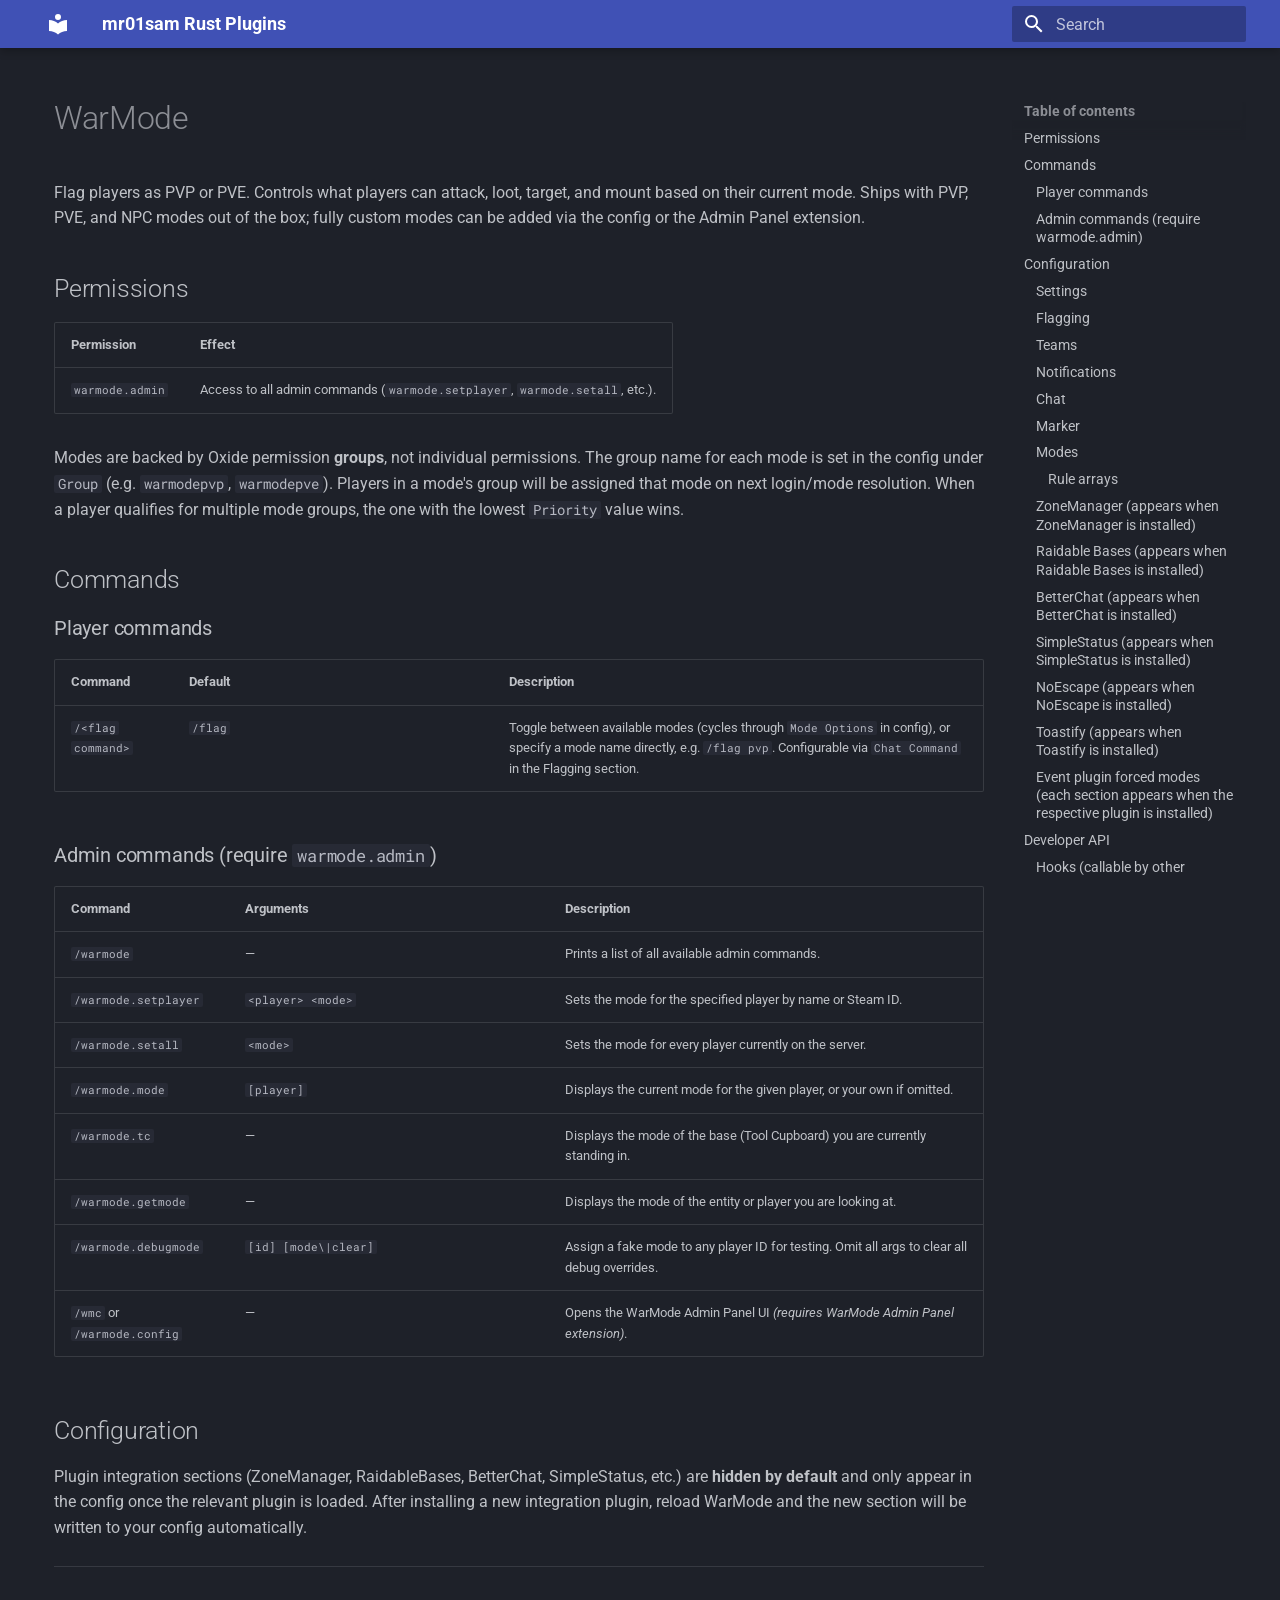
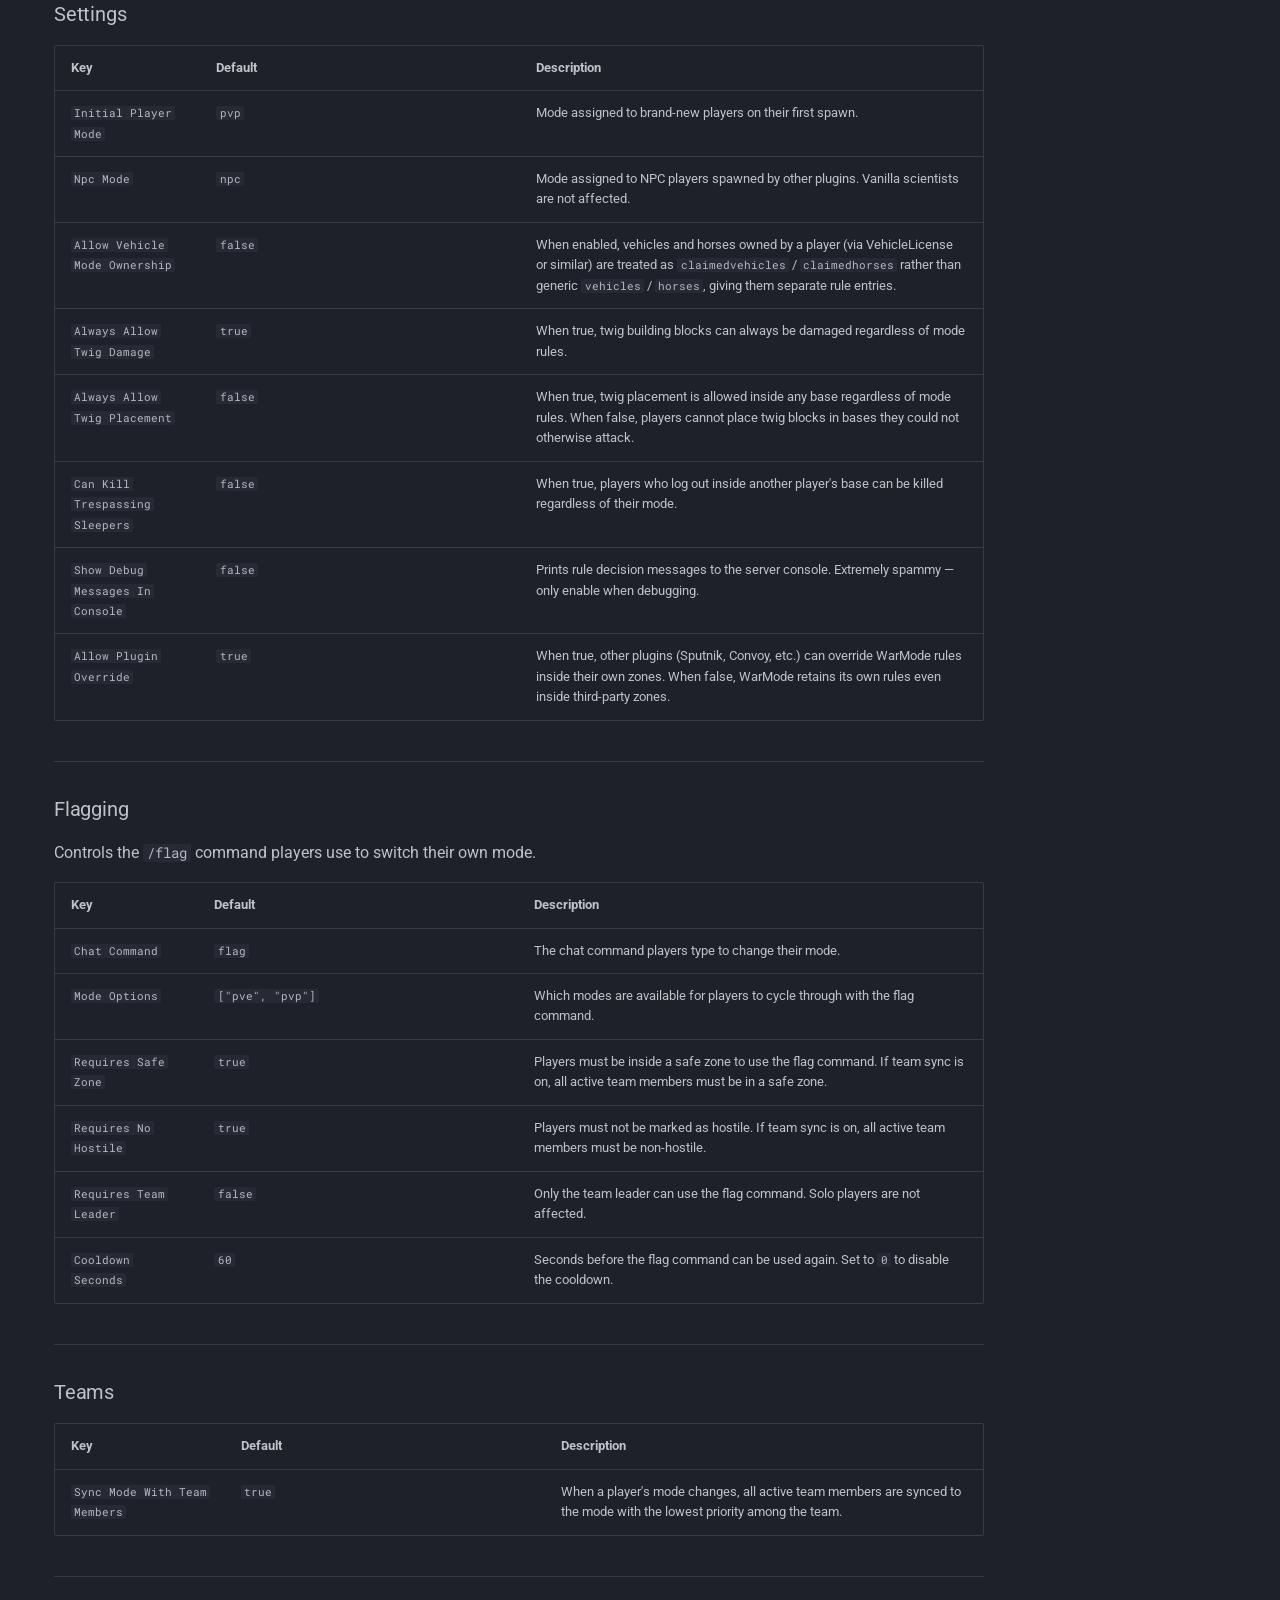
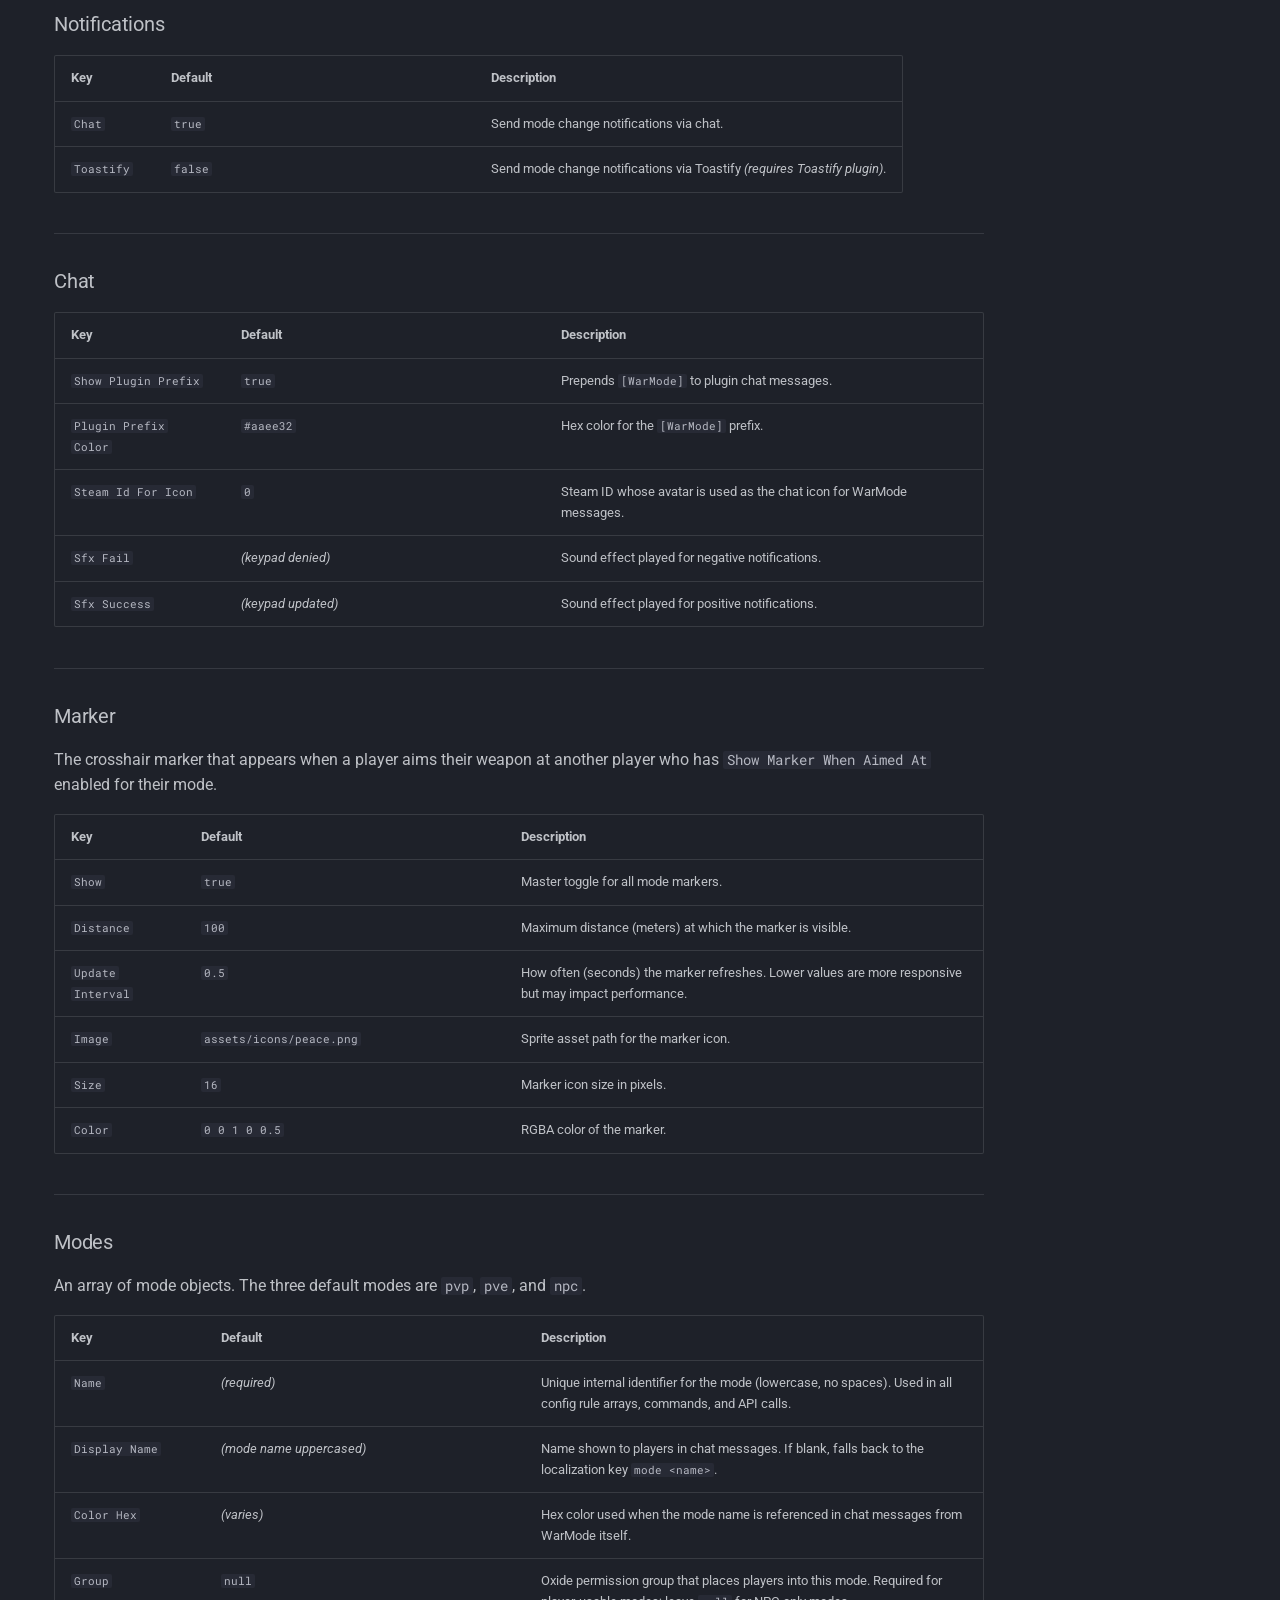
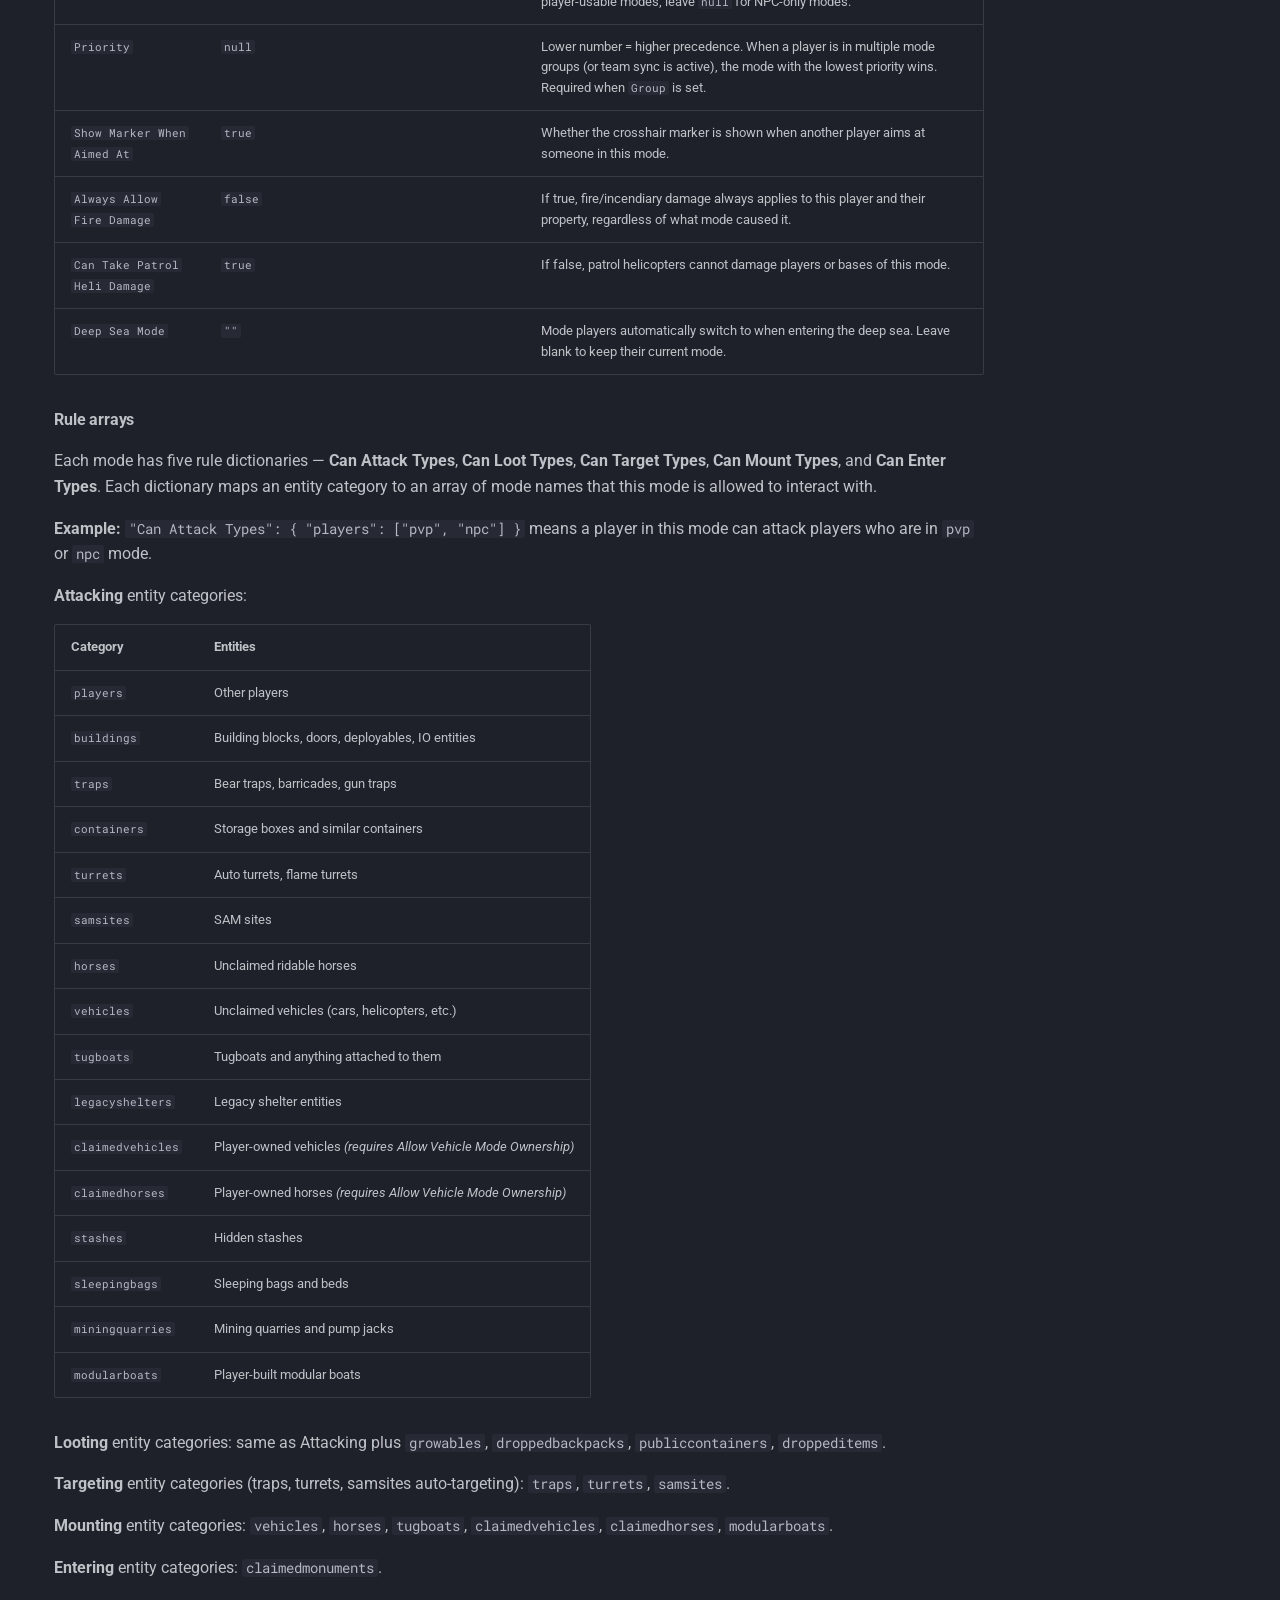
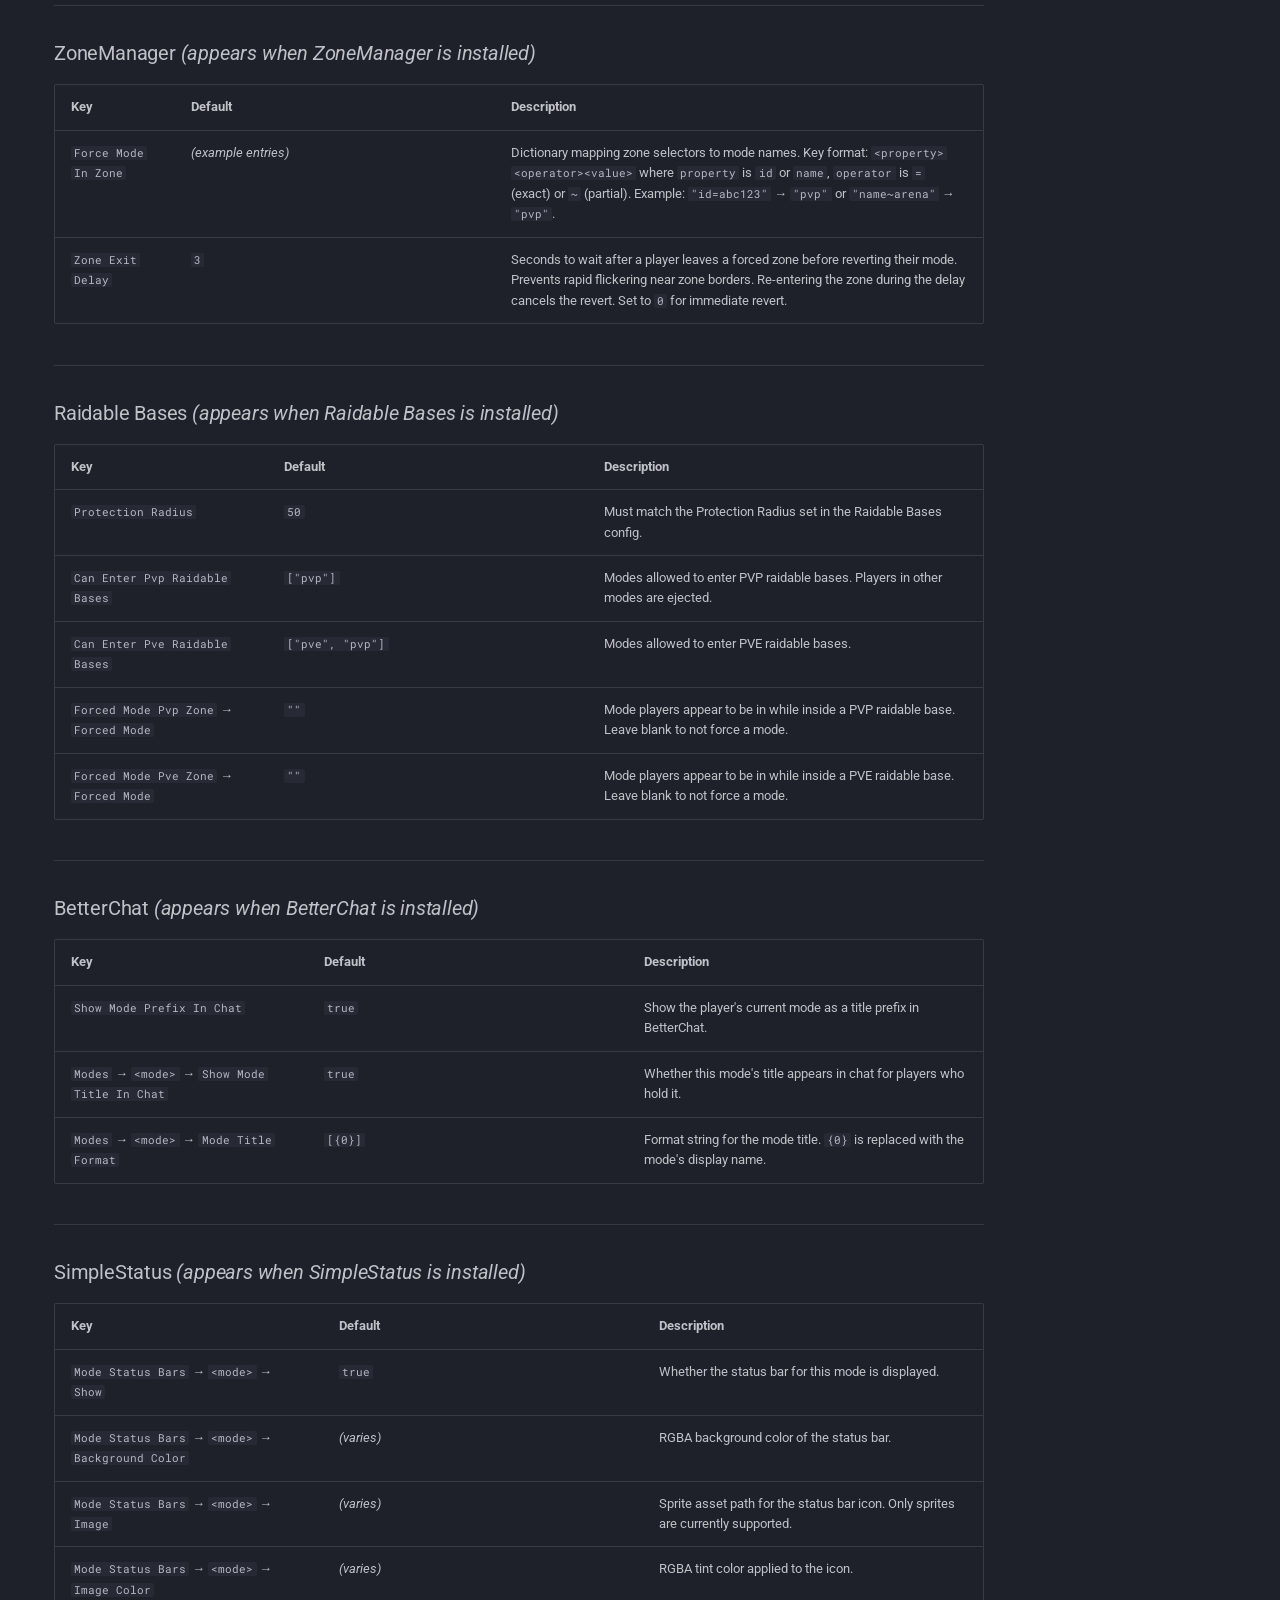
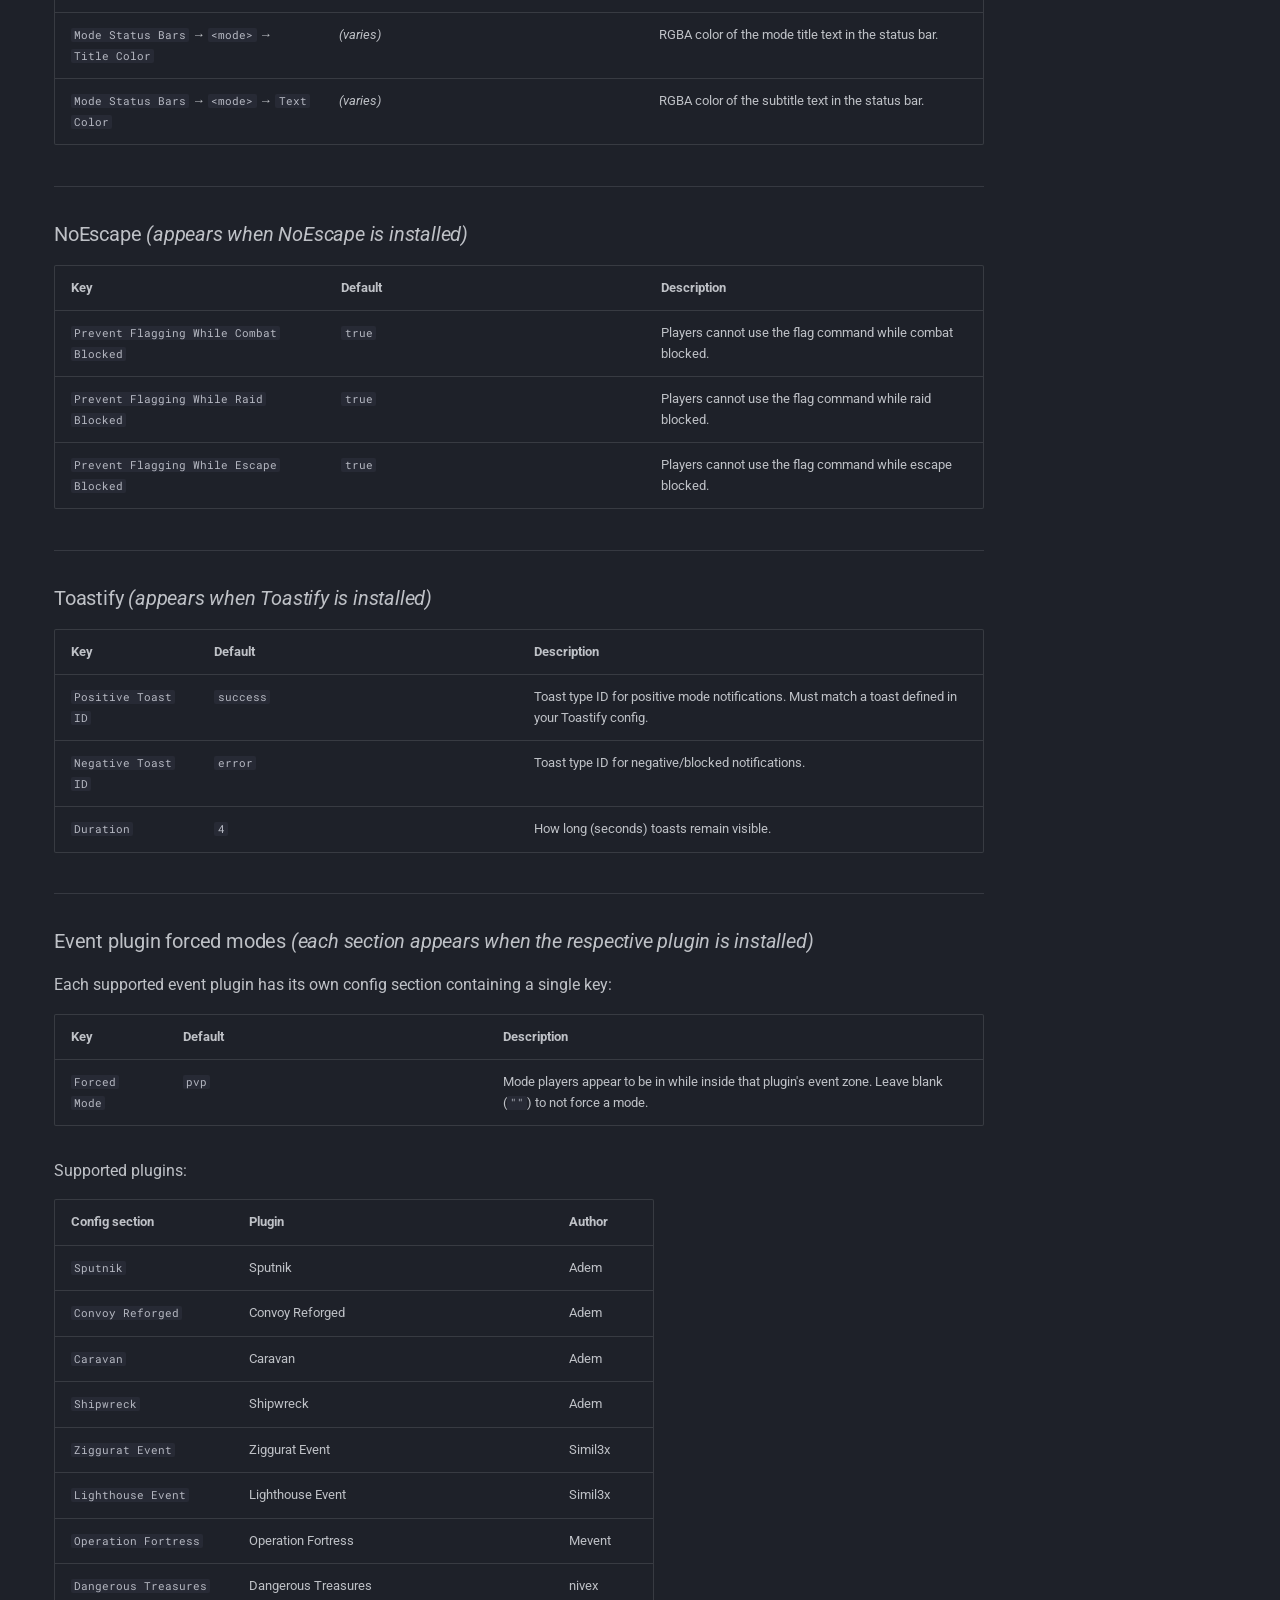
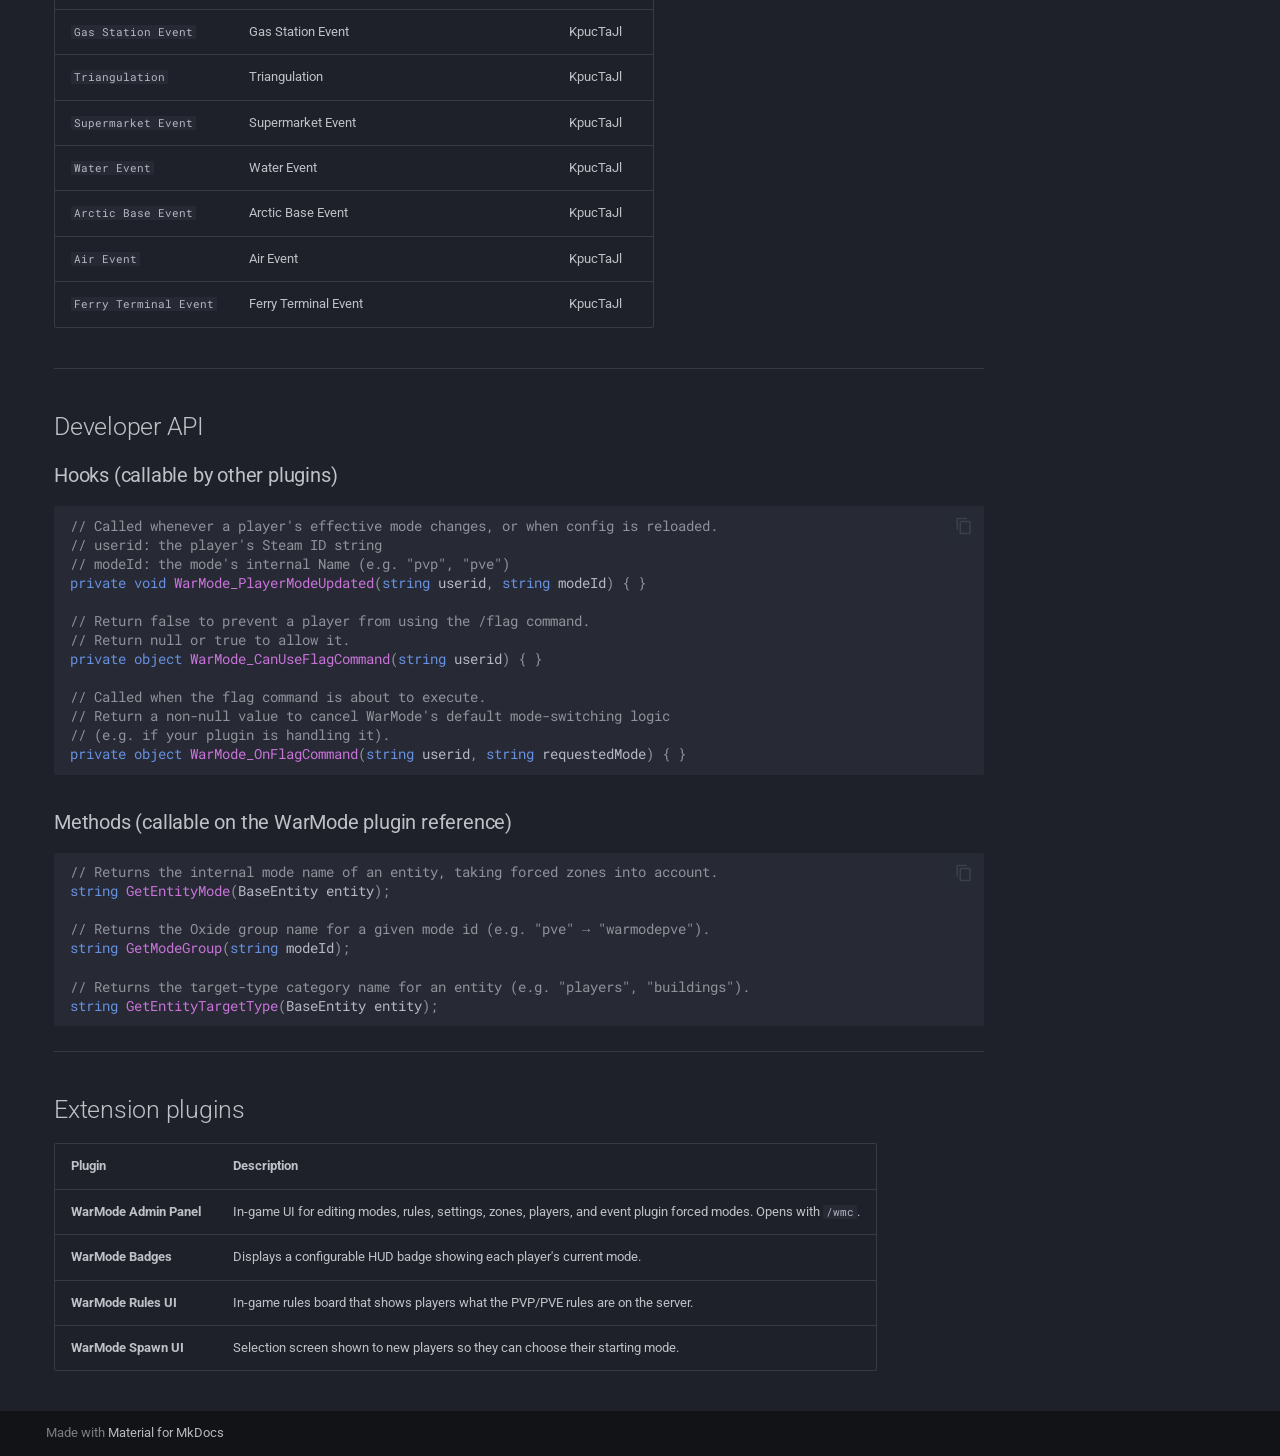
<file: plugins/warmode/index.html>
<!doctype html>
<html lang="en" class="no-js">
  <head>
    
      <meta charset="utf-8">
      <meta name="viewport" content="width=device-width,initial-scale=1">
      
        <meta name="description" content="Documentation for Rust Oxide/Carbon plugins by mr01sam">
      
      
      
        <link rel="canonical" href="https://docs.example.com/plugins/warmode/">
      
      
        <link rel="prev" href="../safepocket/">
      
      
      
        
      
      
      <link rel="icon" href="../../assets/images/favicon.png">
      <meta name="generator" content="mkdocs-1.6.1, mkdocs-material-9.7.7">
    
    
      
        <title>WarMode - mr01sam Rust Plugins</title>
      
    
    
      <link rel="stylesheet" href="../../assets/stylesheets/main.ec1eaa64.min.css">
      
        
        <link rel="stylesheet" href="../../assets/stylesheets/palette.ab4e12ef.min.css">
      
      


    
    
      
    
    
      
        
        
        <link rel="preconnect" href="https://fonts.gstatic.com" crossorigin>
        <link rel="stylesheet" href="https://fonts.googleapis.com/css?family=Roboto:300,300i,400,400i,700,700i%7CRoboto+Mono:400,400i,700,700i&display=fallback">
        <style>:root{--md-text-font:"Roboto";--md-code-font:"Roboto Mono"}</style>
      
    
    
      <link rel="stylesheet" href="../../extra.css">
    
    <script>__md_scope=new URL("../..",location),__md_hash=e=>[...e].reduce(((e,_)=>(e<<5)-e+_.charCodeAt(0)),0),__md_get=(e,_=localStorage,t=__md_scope)=>JSON.parse(_.getItem(t.pathname+"."+e)),__md_set=(e,_,t=localStorage,a=__md_scope)=>{try{t.setItem(a.pathname+"."+e,JSON.stringify(_))}catch(e){}}</script>
    
      

    
    
  </head>
  
  
    
    
      
    
    
    
    
    <body dir="ltr" data-md-color-scheme="slate" data-md-color-primary="indigo" data-md-color-accent="indigo">
  
    
    <input class="md-toggle" data-md-toggle="drawer" type="checkbox" id="__drawer" autocomplete="off">
    <input class="md-toggle" data-md-toggle="search" type="checkbox" id="__search" autocomplete="off">
    <label class="md-overlay" for="__drawer"></label>
    <div data-md-component="skip">
      
        
        <a href="#warmode" class="md-skip">
          Skip to content
        </a>
      
    </div>
    <div data-md-component="announce">
      
    </div>
    
    
      

  

<header class="md-header md-header--shadow" data-md-component="header">
  <nav class="md-header__inner md-grid" aria-label="Header">
    <a href="../.." title="mr01sam Rust Plugins" class="md-header__button md-logo" aria-label="mr01sam Rust Plugins" data-md-component="logo">
      
  
  <svg xmlns="http://www.w3.org/2000/svg" viewBox="0 0 24 24"><path d="M12 8a3 3 0 0 0 3-3 3 3 0 0 0-3-3 3 3 0 0 0-3 3 3 3 0 0 0 3 3m0 3.54C9.64 9.35 6.5 8 3 8v11c3.5 0 6.64 1.35 9 3.54 2.36-2.19 5.5-3.54 9-3.54V8c-3.5 0-6.64 1.35-9 3.54"/></svg>

    </a>
    <label class="md-header__button md-icon" for="__drawer">
      
      <svg xmlns="http://www.w3.org/2000/svg" viewBox="0 0 24 24"><path d="M3 6h18v2H3zm0 5h18v2H3zm0 5h18v2H3z"/></svg>
    </label>
    <div class="md-header__title" data-md-component="header-title">
      <div class="md-header__ellipsis">
        <div class="md-header__topic">
          <span class="md-ellipsis">
            mr01sam Rust Plugins
          </span>
        </div>
        <div class="md-header__topic" data-md-component="header-topic">
          <span class="md-ellipsis">
            
              WarMode
            
          </span>
        </div>
      </div>
    </div>
    
      
        <form class="md-header__option" data-md-component="palette">
  
    
    
    
    <input class="md-option" data-md-color-media="" data-md-color-scheme="slate" data-md-color-primary="indigo" data-md-color-accent="indigo"  aria-hidden="true"  type="radio" name="__palette" id="__palette_0">
    
  
</form>
      
    
    
      <script>var palette=__md_get("__palette");if(palette&&palette.color){if("(prefers-color-scheme)"===palette.color.media){var media=matchMedia("(prefers-color-scheme: light)"),input=document.querySelector(media.matches?"[data-md-color-media='(prefers-color-scheme: light)']":"[data-md-color-media='(prefers-color-scheme: dark)']");palette.color.media=input.getAttribute("data-md-color-media"),palette.color.scheme=input.getAttribute("data-md-color-scheme"),palette.color.primary=input.getAttribute("data-md-color-primary"),palette.color.accent=input.getAttribute("data-md-color-accent")}for(var[key,value]of Object.entries(palette.color))document.body.setAttribute("data-md-color-"+key,value)}</script>
    
    
    
      
      
        <label class="md-header__button md-icon" for="__search">
          
          <svg xmlns="http://www.w3.org/2000/svg" viewBox="0 0 24 24"><path d="M9.5 3A6.5 6.5 0 0 1 16 9.5c0 1.61-.59 3.09-1.56 4.23l.27.27h.79l5 5-1.5 1.5-5-5v-.79l-.27-.27A6.52 6.52 0 0 1 9.5 16 6.5 6.5 0 0 1 3 9.5 6.5 6.5 0 0 1 9.5 3m0 2C7 5 5 7 5 9.5S7 14 9.5 14 14 12 14 9.5 12 5 9.5 5"/></svg>
        </label>
        <div class="md-search" data-md-component="search" role="dialog">
  <label class="md-search__overlay" for="__search"></label>
  <div class="md-search__inner" role="search">
    <form class="md-search__form" name="search">
      <input type="text" class="md-search__input" name="query" aria-label="Search" placeholder="Search" autocapitalize="off" autocorrect="off" autocomplete="off" spellcheck="false" data-md-component="search-query" required>
      <label class="md-search__icon md-icon" for="__search">
        
        <svg xmlns="http://www.w3.org/2000/svg" viewBox="0 0 24 24"><path d="M9.5 3A6.5 6.5 0 0 1 16 9.5c0 1.61-.59 3.09-1.56 4.23l.27.27h.79l5 5-1.5 1.5-5-5v-.79l-.27-.27A6.52 6.52 0 0 1 9.5 16 6.5 6.5 0 0 1 3 9.5 6.5 6.5 0 0 1 9.5 3m0 2C7 5 5 7 5 9.5S7 14 9.5 14 14 12 14 9.5 12 5 9.5 5"/></svg>
        
        <svg xmlns="http://www.w3.org/2000/svg" viewBox="0 0 24 24"><path d="M20 11v2H8l5.5 5.5-1.42 1.42L4.16 12l7.92-7.92L13.5 5.5 8 11z"/></svg>
      </label>
      <nav class="md-search__options" aria-label="Search">
        
        <button type="reset" class="md-search__icon md-icon" title="Clear" aria-label="Clear" tabindex="-1">
          
          <svg xmlns="http://www.w3.org/2000/svg" viewBox="0 0 24 24"><path d="M19 6.41 17.59 5 12 10.59 6.41 5 5 6.41 10.59 12 5 17.59 6.41 19 12 13.41 17.59 19 19 17.59 13.41 12z"/></svg>
        </button>
      </nav>
      
        <div class="md-search__suggest" data-md-component="search-suggest"></div>
      
    </form>
    <div class="md-search__output">
      <div class="md-search__scrollwrap" tabindex="0" data-md-scrollfix>
        <div class="md-search-result" data-md-component="search-result">
          <div class="md-search-result__meta">
            Initializing search
          </div>
          <ol class="md-search-result__list" role="presentation"></ol>
        </div>
      </div>
    </div>
  </div>
</div>
      
    
    
  </nav>
  
</header>
    
    <div class="md-container" data-md-component="container">
      
      
        
          
        
      
      <main class="md-main" data-md-component="main">
        <div class="md-main__inner md-grid">
          
            
              
              <div class="md-sidebar md-sidebar--primary" data-md-component="sidebar" data-md-type="navigation" >
                <div class="md-sidebar__scrollwrap">
                  <div class="md-sidebar__inner">
                    



<nav class="md-nav md-nav--primary" aria-label="Navigation" data-md-level="0">
  <label class="md-nav__title" for="__drawer">
    <a href="../.." title="mr01sam Rust Plugins" class="md-nav__button md-logo" aria-label="mr01sam Rust Plugins" data-md-component="logo">
      
  
  <svg xmlns="http://www.w3.org/2000/svg" viewBox="0 0 24 24"><path d="M12 8a3 3 0 0 0 3-3 3 3 0 0 0-3-3 3 3 0 0 0-3 3 3 3 0 0 0 3 3m0 3.54C9.64 9.35 6.5 8 3 8v11c3.5 0 6.64 1.35 9 3.54 2.36-2.19 5.5-3.54 9-3.54V8c-3.5 0-6.64 1.35-9 3.54"/></svg>

    </a>
    mr01sam Rust Plugins
  </label>
  
  <ul class="md-nav__list" data-md-scrollfix>
    
      
      
  
  
  
  
    <li class="md-nav__item">
      <a href="../.." class="md-nav__link">
        
  
  
  <span class="md-ellipsis">
    
  
    Home
  

    
  </span>
  
  

      </a>
    </li>
  

    
      
      
  
  
    
  
  
  
    
    
    
    
    
    <li class="md-nav__item md-nav__item--active md-nav__item--nested">
      
        
        
        <input class="md-nav__toggle md-toggle " type="checkbox" id="__nav_2" checked>
        
          
          <label class="md-nav__link" for="__nav_2" id="__nav_2_label" tabindex="0">
            
  
  
  <span class="md-ellipsis">
    
  
    Plugins
  

    
  </span>
  
  

            <span class="md-nav__icon md-icon"></span>
          </label>
        
        <nav class="md-nav" data-md-level="1" aria-labelledby="__nav_2_label" aria-expanded="true">
          <label class="md-nav__title" for="__nav_2">
            <span class="md-nav__icon md-icon"></span>
            
  
    Plugins
  

          </label>
          <ul class="md-nav__list" data-md-scrollfix>
            
              
                
  
  
  
  
    <li class="md-nav__item">
      <a href="../safepocket/" class="md-nav__link">
        
  
  
  <span class="md-ellipsis">
    
  
    Safe Pocket
  

    
  </span>
  
  

      </a>
    </li>
  

              
            
              
                
  
  
    
  
  
  
    <li class="md-nav__item md-nav__item--active">
      
      <input class="md-nav__toggle md-toggle" type="checkbox" id="__toc">
      
      
        
      
      
        <label class="md-nav__link md-nav__link--active" for="__toc">
          
  
  
  <span class="md-ellipsis">
    
  
    WarMode
  

    
  </span>
  
  

          <span class="md-nav__icon md-icon"></span>
        </label>
      
      <a href="./" class="md-nav__link md-nav__link--active">
        
  
  
  <span class="md-ellipsis">
    
  
    WarMode
  

    
  </span>
  
  

      </a>
      
        

<nav class="md-nav md-nav--secondary" aria-label="Table of contents">
  
  
  
    
  
  
    <label class="md-nav__title" for="__toc">
      <span class="md-nav__icon md-icon"></span>
      Table of contents
    </label>
    <ul class="md-nav__list" data-md-component="toc" data-md-scrollfix>
      
        <li class="md-nav__item">
  <a href="#permissions" class="md-nav__link">
    <span class="md-ellipsis">
      
        Permissions
      
    </span>
  </a>
  
</li>
      
        <li class="md-nav__item">
  <a href="#commands" class="md-nav__link">
    <span class="md-ellipsis">
      
        Commands
      
    </span>
  </a>
  
    <nav class="md-nav" aria-label="Commands">
      <ul class="md-nav__list">
        
          <li class="md-nav__item">
  <a href="#player-commands" class="md-nav__link">
    <span class="md-ellipsis">
      
        Player commands
      
    </span>
  </a>
  
</li>
        
          <li class="md-nav__item">
  <a href="#admin-commands-require-warmodeadmin" class="md-nav__link">
    <span class="md-ellipsis">
      
        Admin commands (require warmode.admin)
      
    </span>
  </a>
  
</li>
        
      </ul>
    </nav>
  
</li>
      
        <li class="md-nav__item">
  <a href="#configuration" class="md-nav__link">
    <span class="md-ellipsis">
      
        Configuration
      
    </span>
  </a>
  
    <nav class="md-nav" aria-label="Configuration">
      <ul class="md-nav__list">
        
          <li class="md-nav__item">
  <a href="#settings" class="md-nav__link">
    <span class="md-ellipsis">
      
        Settings
      
    </span>
  </a>
  
</li>
        
          <li class="md-nav__item">
  <a href="#flagging" class="md-nav__link">
    <span class="md-ellipsis">
      
        Flagging
      
    </span>
  </a>
  
</li>
        
          <li class="md-nav__item">
  <a href="#teams" class="md-nav__link">
    <span class="md-ellipsis">
      
        Teams
      
    </span>
  </a>
  
</li>
        
          <li class="md-nav__item">
  <a href="#notifications" class="md-nav__link">
    <span class="md-ellipsis">
      
        Notifications
      
    </span>
  </a>
  
</li>
        
          <li class="md-nav__item">
  <a href="#chat" class="md-nav__link">
    <span class="md-ellipsis">
      
        Chat
      
    </span>
  </a>
  
</li>
        
          <li class="md-nav__item">
  <a href="#marker" class="md-nav__link">
    <span class="md-ellipsis">
      
        Marker
      
    </span>
  </a>
  
</li>
        
          <li class="md-nav__item">
  <a href="#modes" class="md-nav__link">
    <span class="md-ellipsis">
      
        Modes
      
    </span>
  </a>
  
    <nav class="md-nav" aria-label="Modes">
      <ul class="md-nav__list">
        
          <li class="md-nav__item">
  <a href="#rule-arrays" class="md-nav__link">
    <span class="md-ellipsis">
      
        Rule arrays
      
    </span>
  </a>
  
</li>
        
      </ul>
    </nav>
  
</li>
        
          <li class="md-nav__item">
  <a href="#zonemanager-appears-when-zonemanager-is-installed" class="md-nav__link">
    <span class="md-ellipsis">
      
        ZoneManager (appears when ZoneManager is installed)
      
    </span>
  </a>
  
</li>
        
          <li class="md-nav__item">
  <a href="#raidable-bases-appears-when-raidable-bases-is-installed" class="md-nav__link">
    <span class="md-ellipsis">
      
        Raidable Bases (appears when Raidable Bases is installed)
      
    </span>
  </a>
  
</li>
        
          <li class="md-nav__item">
  <a href="#betterchat-appears-when-betterchat-is-installed" class="md-nav__link">
    <span class="md-ellipsis">
      
        BetterChat (appears when BetterChat is installed)
      
    </span>
  </a>
  
</li>
        
          <li class="md-nav__item">
  <a href="#simplestatus-appears-when-simplestatus-is-installed" class="md-nav__link">
    <span class="md-ellipsis">
      
        SimpleStatus (appears when SimpleStatus is installed)
      
    </span>
  </a>
  
</li>
        
          <li class="md-nav__item">
  <a href="#noescape-appears-when-noescape-is-installed" class="md-nav__link">
    <span class="md-ellipsis">
      
        NoEscape (appears when NoEscape is installed)
      
    </span>
  </a>
  
</li>
        
          <li class="md-nav__item">
  <a href="#toastify-appears-when-toastify-is-installed" class="md-nav__link">
    <span class="md-ellipsis">
      
        Toastify (appears when Toastify is installed)
      
    </span>
  </a>
  
</li>
        
          <li class="md-nav__item">
  <a href="#event-plugin-forced-modes-each-section-appears-when-the-respective-plugin-is-installed" class="md-nav__link">
    <span class="md-ellipsis">
      
        Event plugin forced modes (each section appears when the respective plugin is installed)
      
    </span>
  </a>
  
</li>
        
      </ul>
    </nav>
  
</li>
      
        <li class="md-nav__item">
  <a href="#developer-api" class="md-nav__link">
    <span class="md-ellipsis">
      
        Developer API
      
    </span>
  </a>
  
    <nav class="md-nav" aria-label="Developer API">
      <ul class="md-nav__list">
        
          <li class="md-nav__item">
  <a href="#hooks-callable-by-other-plugins" class="md-nav__link">
    <span class="md-ellipsis">
      
        Hooks (callable by other plugins)
      
    </span>
  </a>
  
</li>
        
          <li class="md-nav__item">
  <a href="#methods-callable-on-the-warmode-plugin-reference" class="md-nav__link">
    <span class="md-ellipsis">
      
        Methods (callable on the WarMode plugin reference)
      
    </span>
  </a>
  
</li>
        
      </ul>
    </nav>
  
</li>
      
        <li class="md-nav__item">
  <a href="#extension-plugins" class="md-nav__link">
    <span class="md-ellipsis">
      
        Extension plugins
      
    </span>
  </a>
  
</li>
      
    </ul>
  
</nav>
      
    </li>
  

              
            
          </ul>
        </nav>
      
    </li>
  

    
  </ul>
</nav>
                  </div>
                </div>
              </div>
            
            
              
              <div class="md-sidebar md-sidebar--secondary" data-md-component="sidebar" data-md-type="toc" >
                <div class="md-sidebar__scrollwrap">
                  <div class="md-sidebar__inner">
                    

<nav class="md-nav md-nav--secondary" aria-label="Table of contents">
  
  
  
    
  
  
    <label class="md-nav__title" for="__toc">
      <span class="md-nav__icon md-icon"></span>
      Table of contents
    </label>
    <ul class="md-nav__list" data-md-component="toc" data-md-scrollfix>
      
        <li class="md-nav__item">
  <a href="#permissions" class="md-nav__link">
    <span class="md-ellipsis">
      
        Permissions
      
    </span>
  </a>
  
</li>
      
        <li class="md-nav__item">
  <a href="#commands" class="md-nav__link">
    <span class="md-ellipsis">
      
        Commands
      
    </span>
  </a>
  
    <nav class="md-nav" aria-label="Commands">
      <ul class="md-nav__list">
        
          <li class="md-nav__item">
  <a href="#player-commands" class="md-nav__link">
    <span class="md-ellipsis">
      
        Player commands
      
    </span>
  </a>
  
</li>
        
          <li class="md-nav__item">
  <a href="#admin-commands-require-warmodeadmin" class="md-nav__link">
    <span class="md-ellipsis">
      
        Admin commands (require warmode.admin)
      
    </span>
  </a>
  
</li>
        
      </ul>
    </nav>
  
</li>
      
        <li class="md-nav__item">
  <a href="#configuration" class="md-nav__link">
    <span class="md-ellipsis">
      
        Configuration
      
    </span>
  </a>
  
    <nav class="md-nav" aria-label="Configuration">
      <ul class="md-nav__list">
        
          <li class="md-nav__item">
  <a href="#settings" class="md-nav__link">
    <span class="md-ellipsis">
      
        Settings
      
    </span>
  </a>
  
</li>
        
          <li class="md-nav__item">
  <a href="#flagging" class="md-nav__link">
    <span class="md-ellipsis">
      
        Flagging
      
    </span>
  </a>
  
</li>
        
          <li class="md-nav__item">
  <a href="#teams" class="md-nav__link">
    <span class="md-ellipsis">
      
        Teams
      
    </span>
  </a>
  
</li>
        
          <li class="md-nav__item">
  <a href="#notifications" class="md-nav__link">
    <span class="md-ellipsis">
      
        Notifications
      
    </span>
  </a>
  
</li>
        
          <li class="md-nav__item">
  <a href="#chat" class="md-nav__link">
    <span class="md-ellipsis">
      
        Chat
      
    </span>
  </a>
  
</li>
        
          <li class="md-nav__item">
  <a href="#marker" class="md-nav__link">
    <span class="md-ellipsis">
      
        Marker
      
    </span>
  </a>
  
</li>
        
          <li class="md-nav__item">
  <a href="#modes" class="md-nav__link">
    <span class="md-ellipsis">
      
        Modes
      
    </span>
  </a>
  
    <nav class="md-nav" aria-label="Modes">
      <ul class="md-nav__list">
        
          <li class="md-nav__item">
  <a href="#rule-arrays" class="md-nav__link">
    <span class="md-ellipsis">
      
        Rule arrays
      
    </span>
  </a>
  
</li>
        
      </ul>
    </nav>
  
</li>
        
          <li class="md-nav__item">
  <a href="#zonemanager-appears-when-zonemanager-is-installed" class="md-nav__link">
    <span class="md-ellipsis">
      
        ZoneManager (appears when ZoneManager is installed)
      
    </span>
  </a>
  
</li>
        
          <li class="md-nav__item">
  <a href="#raidable-bases-appears-when-raidable-bases-is-installed" class="md-nav__link">
    <span class="md-ellipsis">
      
        Raidable Bases (appears when Raidable Bases is installed)
      
    </span>
  </a>
  
</li>
        
          <li class="md-nav__item">
  <a href="#betterchat-appears-when-betterchat-is-installed" class="md-nav__link">
    <span class="md-ellipsis">
      
        BetterChat (appears when BetterChat is installed)
      
    </span>
  </a>
  
</li>
        
          <li class="md-nav__item">
  <a href="#simplestatus-appears-when-simplestatus-is-installed" class="md-nav__link">
    <span class="md-ellipsis">
      
        SimpleStatus (appears when SimpleStatus is installed)
      
    </span>
  </a>
  
</li>
        
          <li class="md-nav__item">
  <a href="#noescape-appears-when-noescape-is-installed" class="md-nav__link">
    <span class="md-ellipsis">
      
        NoEscape (appears when NoEscape is installed)
      
    </span>
  </a>
  
</li>
        
          <li class="md-nav__item">
  <a href="#toastify-appears-when-toastify-is-installed" class="md-nav__link">
    <span class="md-ellipsis">
      
        Toastify (appears when Toastify is installed)
      
    </span>
  </a>
  
</li>
        
          <li class="md-nav__item">
  <a href="#event-plugin-forced-modes-each-section-appears-when-the-respective-plugin-is-installed" class="md-nav__link">
    <span class="md-ellipsis">
      
        Event plugin forced modes (each section appears when the respective plugin is installed)
      
    </span>
  </a>
  
</li>
        
      </ul>
    </nav>
  
</li>
      
        <li class="md-nav__item">
  <a href="#developer-api" class="md-nav__link">
    <span class="md-ellipsis">
      
        Developer API
      
    </span>
  </a>
  
    <nav class="md-nav" aria-label="Developer API">
      <ul class="md-nav__list">
        
          <li class="md-nav__item">
  <a href="#hooks-callable-by-other-plugins" class="md-nav__link">
    <span class="md-ellipsis">
      
        Hooks (callable by other plugins)
      
    </span>
  </a>
  
</li>
        
          <li class="md-nav__item">
  <a href="#methods-callable-on-the-warmode-plugin-reference" class="md-nav__link">
    <span class="md-ellipsis">
      
        Methods (callable on the WarMode plugin reference)
      
    </span>
  </a>
  
</li>
        
      </ul>
    </nav>
  
</li>
      
        <li class="md-nav__item">
  <a href="#extension-plugins" class="md-nav__link">
    <span class="md-ellipsis">
      
        Extension plugins
      
    </span>
  </a>
  
</li>
      
    </ul>
  
</nav>
                  </div>
                </div>
              </div>
            
          
          
            <div class="md-content" data-md-component="content">
              
              <article class="md-content__inner md-typeset">
                
                  



<h1 id="warmode">WarMode<a class="headerlink" href="#warmode" title="Permanent link">&para;</a></h1>
<p>Flag players as PVP or PVE. Controls what players can attack, loot, target, and mount based on their current mode. Ships with PVP, PVE, and NPC modes out of the box; fully custom modes can be added via the config or the Admin Panel extension.</p>
<h2 id="permissions">Permissions<a class="headerlink" href="#permissions" title="Permanent link">&para;</a></h2>
<table>
<thead>
<tr>
<th>Permission</th>
<th>Effect</th>
</tr>
</thead>
<tbody>
<tr>
<td><code>warmode.admin</code></td>
<td>Access to all admin commands (<code>warmode.setplayer</code>, <code>warmode.setall</code>, etc.).</td>
</tr>
</tbody>
</table>
<p>Modes are backed by Oxide permission <strong>groups</strong>, not individual permissions. The group name for each mode is set in the config under <code>Group</code> (e.g. <code>warmodepvp</code>, <code>warmodepve</code>). Players in a mode's group will be assigned that mode on next login/mode resolution. When a player qualifies for multiple mode groups, the one with the lowest <code>Priority</code> value wins.</p>
<h2 id="commands">Commands<a class="headerlink" href="#commands" title="Permanent link">&para;</a></h2>
<h3 id="player-commands">Player commands<a class="headerlink" href="#player-commands" title="Permanent link">&para;</a></h3>
<table>
<thead>
<tr>
<th>Command</th>
<th>Default</th>
<th>Description</th>
</tr>
</thead>
<tbody>
<tr>
<td><code>/&lt;flag command&gt;</code></td>
<td><code>/flag</code></td>
<td>Toggle between available modes (cycles through <code>Mode Options</code> in config), or specify a mode name directly, e.g. <code>/flag pvp</code>. Configurable via <code>Chat Command</code> in the Flagging section.</td>
</tr>
</tbody>
</table>
<h3 id="admin-commands-require-warmodeadmin">Admin commands (require <code>warmode.admin</code>)<a class="headerlink" href="#admin-commands-require-warmodeadmin" title="Permanent link">&para;</a></h3>
<table>
<thead>
<tr>
<th>Command</th>
<th>Arguments</th>
<th>Description</th>
</tr>
</thead>
<tbody>
<tr>
<td><code>/warmode</code></td>
<td>—</td>
<td>Prints a list of all available admin commands.</td>
</tr>
<tr>
<td><code>/warmode.setplayer</code></td>
<td><code>&lt;player&gt; &lt;mode&gt;</code></td>
<td>Sets the mode for the specified player by name or Steam ID.</td>
</tr>
<tr>
<td><code>/warmode.setall</code></td>
<td><code>&lt;mode&gt;</code></td>
<td>Sets the mode for every player currently on the server.</td>
</tr>
<tr>
<td><code>/warmode.mode</code></td>
<td><code>[player]</code></td>
<td>Displays the current mode for the given player, or your own if omitted.</td>
</tr>
<tr>
<td><code>/warmode.tc</code></td>
<td>—</td>
<td>Displays the mode of the base (Tool Cupboard) you are currently standing in.</td>
</tr>
<tr>
<td><code>/warmode.getmode</code></td>
<td>—</td>
<td>Displays the mode of the entity or player you are looking at.</td>
</tr>
<tr>
<td><code>/warmode.debugmode</code></td>
<td><code>[id] [mode\|clear]</code></td>
<td>Assign a fake mode to any player ID for testing. Omit all args to clear all debug overrides.</td>
</tr>
<tr>
<td><code>/wmc</code> or <code>/warmode.config</code></td>
<td>—</td>
<td>Opens the WarMode Admin Panel UI <em>(requires WarMode Admin Panel extension)</em>.</td>
</tr>
</tbody>
</table>
<h2 id="configuration">Configuration<a class="headerlink" href="#configuration" title="Permanent link">&para;</a></h2>
<p>Plugin integration sections (ZoneManager, RaidableBases, BetterChat, SimpleStatus, etc.) are <strong>hidden by default</strong> and only appear in the config once the relevant plugin is loaded. After installing a new integration plugin, reload WarMode and the new section will be written to your config automatically.</p>
<hr />
<h3 id="settings">Settings<a class="headerlink" href="#settings" title="Permanent link">&para;</a></h3>
<table>
<thead>
<tr>
<th>Key</th>
<th>Default</th>
<th>Description</th>
</tr>
</thead>
<tbody>
<tr>
<td><code>Initial Player Mode</code></td>
<td><code>pvp</code></td>
<td>Mode assigned to brand-new players on their first spawn.</td>
</tr>
<tr>
<td><code>Npc Mode</code></td>
<td><code>npc</code></td>
<td>Mode assigned to NPC players spawned by other plugins. Vanilla scientists are not affected.</td>
</tr>
<tr>
<td><code>Allow Vehicle Mode Ownership</code></td>
<td><code>false</code></td>
<td>When enabled, vehicles and horses owned by a player (via VehicleLicense or similar) are treated as <code>claimedvehicles</code> / <code>claimedhorses</code> rather than generic <code>vehicles</code> / <code>horses</code>, giving them separate rule entries.</td>
</tr>
<tr>
<td><code>Always Allow Twig Damage</code></td>
<td><code>true</code></td>
<td>When true, twig building blocks can always be damaged regardless of mode rules.</td>
</tr>
<tr>
<td><code>Always Allow Twig Placement</code></td>
<td><code>false</code></td>
<td>When true, twig placement is allowed inside any base regardless of mode rules. When false, players cannot place twig blocks in bases they could not otherwise attack.</td>
</tr>
<tr>
<td><code>Can Kill Trespassing Sleepers</code></td>
<td><code>false</code></td>
<td>When true, players who log out inside another player's base can be killed regardless of their mode.</td>
</tr>
<tr>
<td><code>Show Debug Messages In Console</code></td>
<td><code>false</code></td>
<td>Prints rule decision messages to the server console. Extremely spammy — only enable when debugging.</td>
</tr>
<tr>
<td><code>Allow Plugin Override</code></td>
<td><code>true</code></td>
<td>When true, other plugins (Sputnik, Convoy, etc.) can override WarMode rules inside their own zones. When false, WarMode retains its own rules even inside third-party zones.</td>
</tr>
</tbody>
</table>
<hr />
<h3 id="flagging">Flagging<a class="headerlink" href="#flagging" title="Permanent link">&para;</a></h3>
<p>Controls the <code>/flag</code> command players use to switch their own mode.</p>
<table>
<thead>
<tr>
<th>Key</th>
<th>Default</th>
<th>Description</th>
</tr>
</thead>
<tbody>
<tr>
<td><code>Chat Command</code></td>
<td><code>flag</code></td>
<td>The chat command players type to change their mode.</td>
</tr>
<tr>
<td><code>Mode Options</code></td>
<td><code>["pve", "pvp"]</code></td>
<td>Which modes are available for players to cycle through with the flag command.</td>
</tr>
<tr>
<td><code>Requires Safe Zone</code></td>
<td><code>true</code></td>
<td>Players must be inside a safe zone to use the flag command. If team sync is on, all active team members must be in a safe zone.</td>
</tr>
<tr>
<td><code>Requires No Hostile</code></td>
<td><code>true</code></td>
<td>Players must not be marked as hostile. If team sync is on, all active team members must be non-hostile.</td>
</tr>
<tr>
<td><code>Requires Team Leader</code></td>
<td><code>false</code></td>
<td>Only the team leader can use the flag command. Solo players are not affected.</td>
</tr>
<tr>
<td><code>Cooldown Seconds</code></td>
<td><code>60</code></td>
<td>Seconds before the flag command can be used again. Set to <code>0</code> to disable the cooldown.</td>
</tr>
</tbody>
</table>
<hr />
<h3 id="teams">Teams<a class="headerlink" href="#teams" title="Permanent link">&para;</a></h3>
<table>
<thead>
<tr>
<th>Key</th>
<th>Default</th>
<th>Description</th>
</tr>
</thead>
<tbody>
<tr>
<td><code>Sync Mode With Team Members</code></td>
<td><code>true</code></td>
<td>When a player's mode changes, all active team members are synced to the mode with the lowest priority among the team.</td>
</tr>
</tbody>
</table>
<hr />
<h3 id="notifications">Notifications<a class="headerlink" href="#notifications" title="Permanent link">&para;</a></h3>
<table>
<thead>
<tr>
<th>Key</th>
<th>Default</th>
<th>Description</th>
</tr>
</thead>
<tbody>
<tr>
<td><code>Chat</code></td>
<td><code>true</code></td>
<td>Send mode change notifications via chat.</td>
</tr>
<tr>
<td><code>Toastify</code></td>
<td><code>false</code></td>
<td>Send mode change notifications via Toastify <em>(requires Toastify plugin)</em>.</td>
</tr>
</tbody>
</table>
<hr />
<h3 id="chat">Chat<a class="headerlink" href="#chat" title="Permanent link">&para;</a></h3>
<table>
<thead>
<tr>
<th>Key</th>
<th>Default</th>
<th>Description</th>
</tr>
</thead>
<tbody>
<tr>
<td><code>Show Plugin Prefix</code></td>
<td><code>true</code></td>
<td>Prepends <code>[WarMode]</code> to plugin chat messages.</td>
</tr>
<tr>
<td><code>Plugin Prefix Color</code></td>
<td><code>#aaee32</code></td>
<td>Hex color for the <code>[WarMode]</code> prefix.</td>
</tr>
<tr>
<td><code>Steam Id For Icon</code></td>
<td><code>0</code></td>
<td>Steam ID whose avatar is used as the chat icon for WarMode messages.</td>
</tr>
<tr>
<td><code>Sfx Fail</code></td>
<td><em>(keypad denied)</em></td>
<td>Sound effect played for negative notifications.</td>
</tr>
<tr>
<td><code>Sfx Success</code></td>
<td><em>(keypad updated)</em></td>
<td>Sound effect played for positive notifications.</td>
</tr>
</tbody>
</table>
<hr />
<h3 id="marker">Marker<a class="headerlink" href="#marker" title="Permanent link">&para;</a></h3>
<p>The crosshair marker that appears when a player aims their weapon at another player who has <code>Show Marker When Aimed At</code> enabled for their mode.</p>
<table>
<thead>
<tr>
<th>Key</th>
<th>Default</th>
<th>Description</th>
</tr>
</thead>
<tbody>
<tr>
<td><code>Show</code></td>
<td><code>true</code></td>
<td>Master toggle for all mode markers.</td>
</tr>
<tr>
<td><code>Distance</code></td>
<td><code>100</code></td>
<td>Maximum distance (meters) at which the marker is visible.</td>
</tr>
<tr>
<td><code>Update Interval</code></td>
<td><code>0.5</code></td>
<td>How often (seconds) the marker refreshes. Lower values are more responsive but may impact performance.</td>
</tr>
<tr>
<td><code>Image</code></td>
<td><code>assets/icons/peace.png</code></td>
<td>Sprite asset path for the marker icon.</td>
</tr>
<tr>
<td><code>Size</code></td>
<td><code>16</code></td>
<td>Marker icon size in pixels.</td>
</tr>
<tr>
<td><code>Color</code></td>
<td><code>0 0 1 0 0.5</code></td>
<td>RGBA color of the marker.</td>
</tr>
</tbody>
</table>
<hr />
<h3 id="modes">Modes<a class="headerlink" href="#modes" title="Permanent link">&para;</a></h3>
<p>An array of mode objects. The three default modes are <code>pvp</code>, <code>pve</code>, and <code>npc</code>.</p>
<table>
<thead>
<tr>
<th>Key</th>
<th>Default</th>
<th>Description</th>
</tr>
</thead>
<tbody>
<tr>
<td><code>Name</code></td>
<td><em>(required)</em></td>
<td>Unique internal identifier for the mode (lowercase, no spaces). Used in all config rule arrays, commands, and API calls.</td>
</tr>
<tr>
<td><code>Display Name</code></td>
<td><em>(mode name uppercased)</em></td>
<td>Name shown to players in chat messages. If blank, falls back to the localization key <code>mode &lt;name&gt;</code>.</td>
</tr>
<tr>
<td><code>Color Hex</code></td>
<td><em>(varies)</em></td>
<td>Hex color used when the mode name is referenced in chat messages from WarMode itself.</td>
</tr>
<tr>
<td><code>Group</code></td>
<td><code>null</code></td>
<td>Oxide permission group that places players into this mode. Required for player-usable modes; leave <code>null</code> for NPC-only modes.</td>
</tr>
<tr>
<td><code>Priority</code></td>
<td><code>null</code></td>
<td>Lower number = higher precedence. When a player is in multiple mode groups (or team sync is active), the mode with the lowest priority wins. Required when <code>Group</code> is set.</td>
</tr>
<tr>
<td><code>Show Marker When Aimed At</code></td>
<td><code>true</code></td>
<td>Whether the crosshair marker is shown when another player aims at someone in this mode.</td>
</tr>
<tr>
<td><code>Always Allow Fire Damage</code></td>
<td><code>false</code></td>
<td>If true, fire/incendiary damage always applies to this player and their property, regardless of what mode caused it.</td>
</tr>
<tr>
<td><code>Can Take Patrol Heli Damage</code></td>
<td><code>true</code></td>
<td>If false, patrol helicopters cannot damage players or bases of this mode.</td>
</tr>
<tr>
<td><code>Deep Sea Mode</code></td>
<td><code>""</code></td>
<td>Mode players automatically switch to when entering the deep sea. Leave blank to keep their current mode.</td>
</tr>
</tbody>
</table>
<h4 id="rule-arrays">Rule arrays<a class="headerlink" href="#rule-arrays" title="Permanent link">&para;</a></h4>
<p>Each mode has five rule dictionaries — <strong>Can Attack Types</strong>, <strong>Can Loot Types</strong>, <strong>Can Target Types</strong>, <strong>Can Mount Types</strong>, and <strong>Can Enter Types</strong>. Each dictionary maps an entity category to an array of mode names that this mode is allowed to interact with.</p>
<p><strong>Example:</strong> <code>"Can Attack Types": { "players": ["pvp", "npc"] }</code> means a player in this mode can attack players who are in <code>pvp</code> or <code>npc</code> mode.</p>
<p><strong>Attacking</strong> entity categories:</p>
<table>
<thead>
<tr>
<th>Category</th>
<th>Entities</th>
</tr>
</thead>
<tbody>
<tr>
<td><code>players</code></td>
<td>Other players</td>
</tr>
<tr>
<td><code>buildings</code></td>
<td>Building blocks, doors, deployables, IO entities</td>
</tr>
<tr>
<td><code>traps</code></td>
<td>Bear traps, barricades, gun traps</td>
</tr>
<tr>
<td><code>containers</code></td>
<td>Storage boxes and similar containers</td>
</tr>
<tr>
<td><code>turrets</code></td>
<td>Auto turrets, flame turrets</td>
</tr>
<tr>
<td><code>samsites</code></td>
<td>SAM sites</td>
</tr>
<tr>
<td><code>horses</code></td>
<td>Unclaimed ridable horses</td>
</tr>
<tr>
<td><code>vehicles</code></td>
<td>Unclaimed vehicles (cars, helicopters, etc.)</td>
</tr>
<tr>
<td><code>tugboats</code></td>
<td>Tugboats and anything attached to them</td>
</tr>
<tr>
<td><code>legacyshelters</code></td>
<td>Legacy shelter entities</td>
</tr>
<tr>
<td><code>claimedvehicles</code></td>
<td>Player-owned vehicles <em>(requires Allow Vehicle Mode Ownership)</em></td>
</tr>
<tr>
<td><code>claimedhorses</code></td>
<td>Player-owned horses <em>(requires Allow Vehicle Mode Ownership)</em></td>
</tr>
<tr>
<td><code>stashes</code></td>
<td>Hidden stashes</td>
</tr>
<tr>
<td><code>sleepingbags</code></td>
<td>Sleeping bags and beds</td>
</tr>
<tr>
<td><code>miningquarries</code></td>
<td>Mining quarries and pump jacks</td>
</tr>
<tr>
<td><code>modularboats</code></td>
<td>Player-built modular boats</td>
</tr>
</tbody>
</table>
<p><strong>Looting</strong> entity categories: same as Attacking plus <code>growables</code>, <code>droppedbackpacks</code>, <code>publiccontainers</code>, <code>droppeditems</code>.</p>
<p><strong>Targeting</strong> entity categories (traps, turrets, samsites auto-targeting): <code>traps</code>, <code>turrets</code>, <code>samsites</code>.</p>
<p><strong>Mounting</strong> entity categories: <code>vehicles</code>, <code>horses</code>, <code>tugboats</code>, <code>claimedvehicles</code>, <code>claimedhorses</code>, <code>modularboats</code>.</p>
<p><strong>Entering</strong> entity categories: <code>claimedmonuments</code>.</p>
<hr />
<h3 id="zonemanager-appears-when-zonemanager-is-installed">ZoneManager <em>(appears when ZoneManager is installed)</em><a class="headerlink" href="#zonemanager-appears-when-zonemanager-is-installed" title="Permanent link">&para;</a></h3>
<table>
<thead>
<tr>
<th>Key</th>
<th>Default</th>
<th>Description</th>
</tr>
</thead>
<tbody>
<tr>
<td><code>Force Mode In Zone</code></td>
<td><em>(example entries)</em></td>
<td>Dictionary mapping zone selectors to mode names. Key format: <code>&lt;property&gt;&lt;operator&gt;&lt;value&gt;</code> where <code>property</code> is <code>id</code> or <code>name</code>, <code>operator</code> is <code>=</code> (exact) or <code>~</code> (partial). Example: <code>"id=abc123"</code> → <code>"pvp"</code> or <code>"name~arena"</code> → <code>"pvp"</code>.</td>
</tr>
<tr>
<td><code>Zone Exit Delay</code></td>
<td><code>3</code></td>
<td>Seconds to wait after a player leaves a forced zone before reverting their mode. Prevents rapid flickering near zone borders. Re-entering the zone during the delay cancels the revert. Set to <code>0</code> for immediate revert.</td>
</tr>
</tbody>
</table>
<hr />
<h3 id="raidable-bases-appears-when-raidable-bases-is-installed">Raidable Bases <em>(appears when Raidable Bases is installed)</em><a class="headerlink" href="#raidable-bases-appears-when-raidable-bases-is-installed" title="Permanent link">&para;</a></h3>
<table>
<thead>
<tr>
<th>Key</th>
<th>Default</th>
<th>Description</th>
</tr>
</thead>
<tbody>
<tr>
<td><code>Protection Radius</code></td>
<td><code>50</code></td>
<td>Must match the Protection Radius set in the Raidable Bases config.</td>
</tr>
<tr>
<td><code>Can Enter Pvp Raidable Bases</code></td>
<td><code>["pvp"]</code></td>
<td>Modes allowed to enter PVP raidable bases. Players in other modes are ejected.</td>
</tr>
<tr>
<td><code>Can Enter Pve Raidable Bases</code></td>
<td><code>["pve", "pvp"]</code></td>
<td>Modes allowed to enter PVE raidable bases.</td>
</tr>
<tr>
<td><code>Forced Mode Pvp Zone</code> → <code>Forced Mode</code></td>
<td><code>""</code></td>
<td>Mode players appear to be in while inside a PVP raidable base. Leave blank to not force a mode.</td>
</tr>
<tr>
<td><code>Forced Mode Pve Zone</code> → <code>Forced Mode</code></td>
<td><code>""</code></td>
<td>Mode players appear to be in while inside a PVE raidable base. Leave blank to not force a mode.</td>
</tr>
</tbody>
</table>
<hr />
<h3 id="betterchat-appears-when-betterchat-is-installed">BetterChat <em>(appears when BetterChat is installed)</em><a class="headerlink" href="#betterchat-appears-when-betterchat-is-installed" title="Permanent link">&para;</a></h3>
<table>
<thead>
<tr>
<th>Key</th>
<th>Default</th>
<th>Description</th>
</tr>
</thead>
<tbody>
<tr>
<td><code>Show Mode Prefix In Chat</code></td>
<td><code>true</code></td>
<td>Show the player's current mode as a title prefix in BetterChat.</td>
</tr>
<tr>
<td><code>Modes</code> → <code>&lt;mode&gt;</code> → <code>Show Mode Title In Chat</code></td>
<td><code>true</code></td>
<td>Whether this mode's title appears in chat for players who hold it.</td>
</tr>
<tr>
<td><code>Modes</code> → <code>&lt;mode&gt;</code> → <code>Mode Title Format</code></td>
<td><code>[{0}]</code></td>
<td>Format string for the mode title. <code>{0}</code> is replaced with the mode's display name.</td>
</tr>
</tbody>
</table>
<hr />
<h3 id="simplestatus-appears-when-simplestatus-is-installed">SimpleStatus <em>(appears when SimpleStatus is installed)</em><a class="headerlink" href="#simplestatus-appears-when-simplestatus-is-installed" title="Permanent link">&para;</a></h3>
<table>
<thead>
<tr>
<th>Key</th>
<th>Default</th>
<th>Description</th>
</tr>
</thead>
<tbody>
<tr>
<td><code>Mode Status Bars</code> → <code>&lt;mode&gt;</code> → <code>Show</code></td>
<td><code>true</code></td>
<td>Whether the status bar for this mode is displayed.</td>
</tr>
<tr>
<td><code>Mode Status Bars</code> → <code>&lt;mode&gt;</code> → <code>Background Color</code></td>
<td><em>(varies)</em></td>
<td>RGBA background color of the status bar.</td>
</tr>
<tr>
<td><code>Mode Status Bars</code> → <code>&lt;mode&gt;</code> → <code>Image</code></td>
<td><em>(varies)</em></td>
<td>Sprite asset path for the status bar icon. Only sprites are currently supported.</td>
</tr>
<tr>
<td><code>Mode Status Bars</code> → <code>&lt;mode&gt;</code> → <code>Image Color</code></td>
<td><em>(varies)</em></td>
<td>RGBA tint color applied to the icon.</td>
</tr>
<tr>
<td><code>Mode Status Bars</code> → <code>&lt;mode&gt;</code> → <code>Title Color</code></td>
<td><em>(varies)</em></td>
<td>RGBA color of the mode title text in the status bar.</td>
</tr>
<tr>
<td><code>Mode Status Bars</code> → <code>&lt;mode&gt;</code> → <code>Text Color</code></td>
<td><em>(varies)</em></td>
<td>RGBA color of the subtitle text in the status bar.</td>
</tr>
</tbody>
</table>
<hr />
<h3 id="noescape-appears-when-noescape-is-installed">NoEscape <em>(appears when NoEscape is installed)</em><a class="headerlink" href="#noescape-appears-when-noescape-is-installed" title="Permanent link">&para;</a></h3>
<table>
<thead>
<tr>
<th>Key</th>
<th>Default</th>
<th>Description</th>
</tr>
</thead>
<tbody>
<tr>
<td><code>Prevent Flagging While Combat Blocked</code></td>
<td><code>true</code></td>
<td>Players cannot use the flag command while combat blocked.</td>
</tr>
<tr>
<td><code>Prevent Flagging While Raid Blocked</code></td>
<td><code>true</code></td>
<td>Players cannot use the flag command while raid blocked.</td>
</tr>
<tr>
<td><code>Prevent Flagging While Escape Blocked</code></td>
<td><code>true</code></td>
<td>Players cannot use the flag command while escape blocked.</td>
</tr>
</tbody>
</table>
<hr />
<h3 id="toastify-appears-when-toastify-is-installed">Toastify <em>(appears when Toastify is installed)</em><a class="headerlink" href="#toastify-appears-when-toastify-is-installed" title="Permanent link">&para;</a></h3>
<table>
<thead>
<tr>
<th>Key</th>
<th>Default</th>
<th>Description</th>
</tr>
</thead>
<tbody>
<tr>
<td><code>Positive Toast ID</code></td>
<td><code>success</code></td>
<td>Toast type ID for positive mode notifications. Must match a toast defined in your Toastify config.</td>
</tr>
<tr>
<td><code>Negative Toast ID</code></td>
<td><code>error</code></td>
<td>Toast type ID for negative/blocked notifications.</td>
</tr>
<tr>
<td><code>Duration</code></td>
<td><code>4</code></td>
<td>How long (seconds) toasts remain visible.</td>
</tr>
</tbody>
</table>
<hr />
<h3 id="event-plugin-forced-modes-each-section-appears-when-the-respective-plugin-is-installed">Event plugin forced modes <em>(each section appears when the respective plugin is installed)</em><a class="headerlink" href="#event-plugin-forced-modes-each-section-appears-when-the-respective-plugin-is-installed" title="Permanent link">&para;</a></h3>
<p>Each supported event plugin has its own config section containing a single key:</p>
<table>
<thead>
<tr>
<th>Key</th>
<th>Default</th>
<th>Description</th>
</tr>
</thead>
<tbody>
<tr>
<td><code>Forced Mode</code></td>
<td><code>pvp</code></td>
<td>Mode players appear to be in while inside that plugin's event zone. Leave blank (<code>""</code>) to not force a mode.</td>
</tr>
</tbody>
</table>
<p>Supported plugins:</p>
<table>
<thead>
<tr>
<th>Config section</th>
<th>Plugin</th>
<th>Author</th>
</tr>
</thead>
<tbody>
<tr>
<td><code>Sputnik</code></td>
<td>Sputnik</td>
<td>Adem</td>
</tr>
<tr>
<td><code>Convoy Reforged</code></td>
<td>Convoy Reforged</td>
<td>Adem</td>
</tr>
<tr>
<td><code>Caravan</code></td>
<td>Caravan</td>
<td>Adem</td>
</tr>
<tr>
<td><code>Shipwreck</code></td>
<td>Shipwreck</td>
<td>Adem</td>
</tr>
<tr>
<td><code>Ziggurat Event</code></td>
<td>Ziggurat Event</td>
<td>Simil3x</td>
</tr>
<tr>
<td><code>Lighthouse Event</code></td>
<td>Lighthouse Event</td>
<td>Simil3x</td>
</tr>
<tr>
<td><code>Operation Fortress</code></td>
<td>Operation Fortress</td>
<td>Mevent</td>
</tr>
<tr>
<td><code>Dangerous Treasures</code></td>
<td>Dangerous Treasures</td>
<td>nivex</td>
</tr>
<tr>
<td><code>Gas Station Event</code></td>
<td>Gas Station Event</td>
<td>KpucTaJl</td>
</tr>
<tr>
<td><code>Triangulation</code></td>
<td>Triangulation</td>
<td>KpucTaJl</td>
</tr>
<tr>
<td><code>Supermarket Event</code></td>
<td>Supermarket Event</td>
<td>KpucTaJl</td>
</tr>
<tr>
<td><code>Water Event</code></td>
<td>Water Event</td>
<td>KpucTaJl</td>
</tr>
<tr>
<td><code>Arctic Base Event</code></td>
<td>Arctic Base Event</td>
<td>KpucTaJl</td>
</tr>
<tr>
<td><code>Air Event</code></td>
<td>Air Event</td>
<td>KpucTaJl</td>
</tr>
<tr>
<td><code>Ferry Terminal Event</code></td>
<td>Ferry Terminal Event</td>
<td>KpucTaJl</td>
</tr>
</tbody>
</table>
<hr />
<h2 id="developer-api">Developer API<a class="headerlink" href="#developer-api" title="Permanent link">&para;</a></h2>
<h3 id="hooks-callable-by-other-plugins">Hooks (callable by other plugins)<a class="headerlink" href="#hooks-callable-by-other-plugins" title="Permanent link">&para;</a></h3>
<div class="highlight"><pre><span></span><code><span class="c1">// Called whenever a player's effective mode changes, or when config is reloaded.</span>
<span class="c1">// userid: the player's Steam ID string</span>
<span class="c1">// modeId: the mode's internal Name (e.g. "pvp", "pve")</span>
<span class="k">private</span><span class="w"> </span><span class="k">void</span><span class="w"> </span><span class="nf">WarMode_PlayerModeUpdated</span><span class="p">(</span><span class="kt">string</span><span class="w"> </span><span class="n">userid</span><span class="p">,</span><span class="w"> </span><span class="kt">string</span><span class="w"> </span><span class="n">modeId</span><span class="p">)</span><span class="w"> </span><span class="p">{</span><span class="w"> </span><span class="p">}</span>

<span class="c1">// Return false to prevent a player from using the /flag command.</span>
<span class="c1">// Return null or true to allow it.</span>
<span class="k">private</span><span class="w"> </span><span class="kt">object</span><span class="w"> </span><span class="nf">WarMode_CanUseFlagCommand</span><span class="p">(</span><span class="kt">string</span><span class="w"> </span><span class="n">userid</span><span class="p">)</span><span class="w"> </span><span class="p">{</span><span class="w"> </span><span class="p">}</span>

<span class="c1">// Called when the flag command is about to execute.</span>
<span class="c1">// Return a non-null value to cancel WarMode's default mode-switching logic</span>
<span class="c1">// (e.g. if your plugin is handling it).</span>
<span class="k">private</span><span class="w"> </span><span class="kt">object</span><span class="w"> </span><span class="nf">WarMode_OnFlagCommand</span><span class="p">(</span><span class="kt">string</span><span class="w"> </span><span class="n">userid</span><span class="p">,</span><span class="w"> </span><span class="kt">string</span><span class="w"> </span><span class="n">requestedMode</span><span class="p">)</span><span class="w"> </span><span class="p">{</span><span class="w"> </span><span class="p">}</span>
</code></pre></div>
<h3 id="methods-callable-on-the-warmode-plugin-reference">Methods (callable on the WarMode plugin reference)<a class="headerlink" href="#methods-callable-on-the-warmode-plugin-reference" title="Permanent link">&para;</a></h3>
<div class="highlight"><pre><span></span><code><span class="c1">// Returns the internal mode name of an entity, taking forced zones into account.</span>
<span class="kt">string</span><span class="w"> </span><span class="nf">GetEntityMode</span><span class="p">(</span><span class="n">BaseEntity</span><span class="w"> </span><span class="n">entity</span><span class="p">);</span>

<span class="c1">// Returns the Oxide group name for a given mode id (e.g. "pve" → "warmodepve").</span>
<span class="kt">string</span><span class="w"> </span><span class="nf">GetModeGroup</span><span class="p">(</span><span class="kt">string</span><span class="w"> </span><span class="n">modeId</span><span class="p">);</span>

<span class="c1">// Returns the target-type category name for an entity (e.g. "players", "buildings").</span>
<span class="kt">string</span><span class="w"> </span><span class="nf">GetEntityTargetType</span><span class="p">(</span><span class="n">BaseEntity</span><span class="w"> </span><span class="n">entity</span><span class="p">);</span>
</code></pre></div>
<hr />
<h2 id="extension-plugins">Extension plugins<a class="headerlink" href="#extension-plugins" title="Permanent link">&para;</a></h2>
<table>
<thead>
<tr>
<th>Plugin</th>
<th>Description</th>
</tr>
</thead>
<tbody>
<tr>
<td><strong>WarMode Admin Panel</strong></td>
<td>In-game UI for editing modes, rules, settings, zones, players, and event plugin forced modes. Opens with <code>/wmc</code>.</td>
</tr>
<tr>
<td><strong>WarMode Badges</strong></td>
<td>Displays a configurable HUD badge showing each player's current mode.</td>
</tr>
<tr>
<td><strong>WarMode Rules UI</strong></td>
<td>In-game rules board that shows players what the PVP/PVE rules are on the server.</td>
</tr>
<tr>
<td><strong>WarMode Spawn UI</strong></td>
<td>Selection screen shown to new players so they can choose their starting mode.</td>
</tr>
</tbody>
</table>












                
              </article>
            </div>
          
          
<script>var target=document.getElementById(location.hash.slice(1));target&&target.name&&(target.checked=target.name.startsWith("__tabbed_"))</script>
        </div>
        
          <button type="button" class="md-top md-icon" data-md-component="top" hidden>
  
  <svg xmlns="http://www.w3.org/2000/svg" viewBox="0 0 24 24"><path d="M13 20h-2V8l-5.5 5.5-1.42-1.42L12 4.16l7.92 7.92-1.42 1.42L13 8z"/></svg>
  Back to top
</button>
        
      </main>
      
        <footer class="md-footer">
  
  <div class="md-footer-meta md-typeset">
    <div class="md-footer-meta__inner md-grid">
      <div class="md-copyright">
  
  
    Made with
    <a href="https://squidfunk.github.io/mkdocs-material/" target="_blank" rel="noopener">
      Material for MkDocs
    </a>
  
</div>
      
    </div>
  </div>
</footer>
      
    </div>
    <div class="md-dialog" data-md-component="dialog">
      <div class="md-dialog__inner md-typeset"></div>
    </div>
    
    
    
      
      
      <script id="__config" type="application/json">{"annotate": null, "base": "../..", "features": ["navigation.instant", "navigation.tracking", "navigation.top", "search.suggest", "content.code.copy"], "search": "../../assets/javascripts/workers/search.2c215733.min.js", "tags": null, "translations": {"clipboard.copied": "Copied to clipboard", "clipboard.copy": "Copy to clipboard", "search.result.more.one": "1 more on this page", "search.result.more.other": "# more on this page", "search.result.none": "No matching documents", "search.result.one": "1 matching document", "search.result.other": "# matching documents", "search.result.placeholder": "Type to start searching", "search.result.term.missing": "Missing", "select.version": "Select version"}, "version": null}</script>
    
    
      <script src="../../assets/javascripts/bundle.d7400e89.min.js"></script>
      
    
  </body>
</html>
</file>
<file: extra.css>
.md-sidebar--primary {
  display: none;
}

.md-content {
  max-width: 1100px;
}

.md-typeset table:not([class]) {
  width: 100%;
}

.md-typeset table:not([class]) td:nth-child(2) {
  min-width: 320px;
}

.md-typeset table:not([class]) td code {
  word-break: break-word;
  white-space: normal;
}
</file>
<file: assets/stylesheets/main.ec1eaa64.min.css>
@charset "UTF-8";html{-webkit-text-size-adjust:none;-moz-text-size-adjust:none;text-size-adjust:none;box-sizing:border-box}*,:after,:before{box-sizing:inherit}@media (prefers-reduced-motion){*,:after,:before{transition:none!important}}body{margin:0}a,button,input,label{-webkit-tap-highlight-color:transparent}a{color:inherit;text-decoration:none}hr{border:0;box-sizing:initial;display:block;height:.05rem;overflow:visible;padding:0}small{font-size:80%}sub,sup{line-height:1em}img{border-style:none}table{border-collapse:initial;border-spacing:0}td,th{font-weight:400;vertical-align:top}button{background:#0000;border:0;font-family:inherit;font-size:inherit;margin:0;padding:0}input{border:0;outline:none}:root{--md-primary-fg-color:#4051b5;--md-primary-fg-color--light:#5d6cc0;--md-primary-fg-color--dark:#303fa1;--md-primary-bg-color:#fff;--md-primary-bg-color--light:#ffffffb3;--md-accent-fg-color:#526cfe;--md-accent-fg-color--transparent:#526cfe1a;--md-accent-bg-color:#fff;--md-accent-bg-color--light:#ffffffb3}[data-md-color-scheme=default]{color-scheme:light}[data-md-color-scheme=default] img[src$="#gh-dark-mode-only"],[data-md-color-scheme=default] img[src$="#only-dark"]{display:none}:root,[data-md-color-scheme=default]{--md-hue:225deg;--md-default-fg-color:#000000de;--md-default-fg-color--light:#0000008a;--md-default-fg-color--lighter:#00000052;--md-default-fg-color--lightest:#00000012;--md-default-bg-color:#fff;--md-default-bg-color--light:#ffffffb3;--md-default-bg-color--lighter:#ffffff4d;--md-default-bg-color--lightest:#ffffff1f;--md-code-fg-color:#36464e;--md-code-bg-color:#f5f5f5;--md-code-bg-color--light:#f5f5f5b3;--md-code-bg-color--lighter:#f5f5f54d;--md-code-hl-color:#4287ff;--md-code-hl-color--light:#4287ff1a;--md-code-hl-number-color:#d52a2a;--md-code-hl-special-color:#db1457;--md-code-hl-function-color:#a846b9;--md-code-hl-constant-color:#6e59d9;--md-code-hl-keyword-color:#3f6ec6;--md-code-hl-string-color:#1c7d4d;--md-code-hl-name-color:var(--md-code-fg-color);--md-code-hl-operator-color:var(--md-default-fg-color--light);--md-code-hl-punctuation-color:var(--md-default-fg-color--light);--md-code-hl-comment-color:var(--md-default-fg-color--light);--md-code-hl-generic-color:var(--md-default-fg-color--light);--md-code-hl-variable-color:var(--md-default-fg-color--light);--md-typeset-color:var(--md-default-fg-color);--md-typeset-a-color:var(--md-primary-fg-color);--md-typeset-del-color:#f5503d26;--md-typeset-ins-color:#0bd57026;--md-typeset-kbd-color:#fafafa;--md-typeset-kbd-accent-color:#fff;--md-typeset-kbd-border-color:#b8b8b8;--md-typeset-mark-color:#ffff0080;--md-typeset-table-color:#0000001f;--md-typeset-table-color--light:rgba(0,0,0,.035);--md-admonition-fg-color:var(--md-default-fg-color);--md-admonition-bg-color:var(--md-default-bg-color);--md-warning-fg-color:#000000de;--md-warning-bg-color:#ff9;--md-footer-fg-color:#fff;--md-footer-fg-color--light:#ffffffb3;--md-footer-fg-color--lighter:#ffffff73;--md-footer-bg-color:#000000de;--md-footer-bg-color--dark:#00000052;--md-shadow-z1:0 0.2rem 0.5rem #0000000d,0 0 0.05rem #0000001a;--md-shadow-z2:0 0.2rem 0.5rem #0000001a,0 0 0.05rem #00000040;--md-shadow-z3:0 0.2rem 0.5rem #0003,0 0 0.05rem #00000059}.md-icon svg{fill:currentcolor;display:block;height:1.2rem;width:1.2rem}body{-webkit-font-smoothing:antialiased;-moz-osx-font-smoothing:grayscale;--md-text-font-family:var(--md-text-font,_),-apple-system,BlinkMacSystemFont,Helvetica,Arial,sans-serif;--md-code-font-family:var(--md-code-font,_),SFMono-Regular,Consolas,Menlo,monospace}aside,body,input{font-feature-settings:"kern","liga";color:var(--md-typeset-color);font-family:var(--md-text-font-family)}code,kbd,pre{font-feature-settings:"kern";font-family:var(--md-code-font-family)}:root{--md-typeset-table-sort-icon:url('data:image/svg+xml;charset=utf-8,<svg xmlns="http://www.w3.org/2000/svg" viewBox="0 0 24 24"><path d="m18 21-4-4h3V7h-3l4-4 4 4h-3v10h3M2 19v-2h10v2M2 13v-2h7v2M2 7V5h4v2z"/></svg>');--md-typeset-table-sort-icon--asc:url('data:image/svg+xml;charset=utf-8,<svg xmlns="http://www.w3.org/2000/svg" viewBox="0 0 24 24"><path d="M19 17h3l-4 4-4-4h3V3h2M2 17h10v2H2M6 5v2H2V5m0 6h7v2H2z"/></svg>');--md-typeset-table-sort-icon--desc:url('data:image/svg+xml;charset=utf-8,<svg xmlns="http://www.w3.org/2000/svg" viewBox="0 0 24 24"><path d="M19 7h3l-4-4-4 4h3v14h2M2 17h10v2H2M6 5v2H2V5m0 6h7v2H2z"/></svg>')}.md-typeset{-webkit-print-color-adjust:exact;color-adjust:exact;font-size:.8rem;line-height:1.6;overflow-wrap:break-word}@media print{.md-typeset{font-size:.68rem}}.md-typeset blockquote,.md-typeset dl,.md-typeset figure,.md-typeset ol,.md-typeset pre,.md-typeset ul{margin-bottom:1em;margin-top:1em}.md-typeset h1{color:var(--md-default-fg-color--light);font-size:2em;line-height:1.3;margin:0 0 1.25em}.md-typeset h1,.md-typeset h2{font-weight:300;letter-spacing:-.01em}.md-typeset h2{font-size:1.5625em;line-height:1.4;margin:1.6em 0 .64em}.md-typeset h3{font-size:1.25em;font-weight:400;letter-spacing:-.01em;line-height:1.5;margin:1.6em 0 .8em}.md-typeset h2+h3{margin-top:.8em}.md-typeset h4{font-weight:700;letter-spacing:-.01em;margin:1em 0}.md-typeset h5,.md-typeset h6{color:var(--md-default-fg-color--light);font-size:.8em;font-weight:700;letter-spacing:-.01em;margin:1.25em 0}.md-typeset h5{text-transform:uppercase}.md-typeset h5 code{text-transform:none}.md-typeset hr{border-bottom:.05rem solid var(--md-default-fg-color--lightest);display:flow-root;margin:1.5em 0}.md-typeset a{color:var(--md-typeset-a-color);word-break:break-word}.md-typeset a,.md-typeset a:before{transition:color 125ms}.md-typeset a:focus,.md-typeset a:hover{color:var(--md-accent-fg-color)}.md-typeset a:focus code,.md-typeset a:hover code{background-color:var(--md-accent-fg-color--transparent);color:var(--md-accent-fg-color)}.md-typeset a code{color:var(--md-typeset-a-color)}.md-typeset a.focus-visible{outline-color:var(--md-accent-fg-color);outline-offset:.2rem}.md-typeset code,.md-typeset kbd,.md-typeset pre{color:var(--md-code-fg-color);direction:ltr;font-variant-ligatures:none;transition:background-color 125ms}@media print{.md-typeset code,.md-typeset kbd,.md-typeset pre{white-space:pre-wrap}}.md-typeset code{background-color:var(--md-code-bg-color);border-radius:.1rem;-webkit-box-decoration-break:clone;box-decoration-break:clone;font-size:.85em;padding:0 .2941176471em;transition:color 125ms,background-color 125ms;word-break:break-word}.md-typeset code:not(.focus-visible){-webkit-tap-highlight-color:transparent;outline:none}.md-typeset pre{display:flow-root;line-height:1.4;position:relative}.md-typeset pre>code{-webkit-box-decoration-break:slice;box-decoration-break:slice;box-shadow:none;display:block;margin:0;outline-color:var(--md-accent-fg-color);overflow:auto;padding:.7720588235em 1.1764705882em;scrollbar-color:var(--md-default-fg-color--lighter) #0000;scrollbar-width:thin;touch-action:auto;word-break:normal}.md-typeset pre>code:hover{scrollbar-color:var(--md-accent-fg-color) #0000}.md-typeset pre>code::-webkit-scrollbar{height:.2rem;width:.2rem}.md-typeset pre>code::-webkit-scrollbar-thumb{background-color:var(--md-default-fg-color--lighter)}.md-typeset pre>code::-webkit-scrollbar-thumb:hover{background-color:var(--md-accent-fg-color)}.md-typeset kbd{background-color:var(--md-typeset-kbd-color);border-radius:.1rem;box-shadow:0 .1rem 0 .05rem var(--md-typeset-kbd-border-color),0 .1rem 0 var(--md-typeset-kbd-border-color),0 -.1rem .2rem var(--md-typeset-kbd-accent-color) inset;color:var(--md-default-fg-color);display:inline-block;font-size:.75em;padding:0 .6666666667em;vertical-align:text-top;word-break:break-word}.md-typeset mark{background-color:var(--md-typeset-mark-color);-webkit-box-decoration-break:clone;box-decoration-break:clone;color:inherit;word-break:break-word}.md-typeset abbr{cursor:help;text-decoration:none}.md-typeset [data-preview],.md-typeset abbr{border-bottom:.05rem dotted var(--md-default-fg-color--light)}.md-typeset small{opacity:.75}[dir=ltr] .md-typeset sub,[dir=ltr] .md-typeset sup{margin-left:.078125em}[dir=rtl] .md-typeset sub,[dir=rtl] .md-typeset sup{margin-right:.078125em}[dir=ltr] .md-typeset blockquote{padding-left:.6rem}[dir=rtl] .md-typeset blockquote{padding-right:.6rem}[dir=ltr] .md-typeset blockquote{border-left:.2rem solid var(--md-default-fg-color--lighter)}[dir=rtl] .md-typeset blockquote{border-right:.2rem solid var(--md-default-fg-color--lighter)}.md-typeset blockquote{color:var(--md-default-fg-color--light);margin-left:0;margin-right:0}.md-typeset ul{list-style-type:disc}.md-typeset ul[type]{list-style-type:revert-layer}[dir=ltr] .md-typeset ol,[dir=ltr] .md-typeset ul{margin-left:.625em}[dir=rtl] .md-typeset ol,[dir=rtl] .md-typeset ul{margin-right:.625em}.md-typeset ol,.md-typeset ul{padding:0}.md-typeset ol:not([hidden]),.md-typeset ul:not([hidden]){display:flow-root}.md-typeset ol ol,.md-typeset ul ol{list-style-type:lower-alpha}.md-typeset ol ol ol,.md-typeset ul ol ol{list-style-type:lower-roman}.md-typeset ol ol ol ol,.md-typeset ul ol ol ol{list-style-type:upper-alpha}.md-typeset ol ol ol ol ol,.md-typeset ul ol ol ol ol{list-style-type:upper-roman}.md-typeset ol[type],.md-typeset ul[type]{list-style-type:revert-layer}[dir=ltr] .md-typeset ol li,[dir=ltr] .md-typeset ul li{margin-left:1.25em}[dir=rtl] .md-typeset ol li,[dir=rtl] .md-typeset ul li{margin-right:1.25em}.md-typeset ol li,.md-typeset ul li{margin-bottom:.5em}.md-typeset ol li blockquote,.md-typeset ol li p,.md-typeset ul li blockquote,.md-typeset ul li p{margin:.5em 0}.md-typeset ol li:last-child,.md-typeset ul li:last-child{margin-bottom:0}[dir=ltr] .md-typeset ol li ol,[dir=ltr] .md-typeset ol li ul,[dir=ltr] .md-typeset ul li ol,[dir=ltr] .md-typeset ul li ul{margin-left:.625em}[dir=rtl] .md-typeset ol li ol,[dir=rtl] .md-typeset ol li ul,[dir=rtl] .md-typeset ul li ol,[dir=rtl] .md-typeset ul li ul{margin-right:.625em}.md-typeset ol li ol,.md-typeset ol li ul,.md-typeset ul li ol,.md-typeset ul li ul{margin-bottom:.5em;margin-top:.5em}[dir=ltr] .md-typeset dd{margin-left:1.875em}[dir=rtl] .md-typeset dd{margin-right:1.875em}.md-typeset dd{margin-bottom:1.5em;margin-top:1em}.md-typeset img,.md-typeset svg,.md-typeset video{height:auto;max-width:100%}.md-typeset img[align=left]{margin:1em 1em 1em 0}.md-typeset img[align=right]{margin:1em 0 1em 1em}.md-typeset img[align]:only-child{margin-top:0}.md-typeset figure{display:flow-root;margin:1em auto;max-width:100%;text-align:center;width:fit-content}.md-typeset figure img{display:block;margin:0 auto}.md-typeset figcaption{font-style:italic;margin:1em auto;max-width:24rem}.md-typeset iframe{max-width:100%}.md-typeset table:not([class]){background-color:var(--md-default-bg-color);border:.05rem solid var(--md-typeset-table-color);border-radius:.1rem;display:inline-block;font-size:.64rem;max-width:100%;overflow:auto;touch-action:auto}@media print{.md-typeset table:not([class]){display:table}}.md-typeset table:not([class])+*{margin-top:1.5em}.md-typeset table:not([class]) td>:first-child,.md-typeset table:not([class]) th>:first-child{margin-top:0}.md-typeset table:not([class]) td>:last-child,.md-typeset table:not([class]) th>:last-child{margin-bottom:0}.md-typeset table:not([class]) td:not([align]),.md-typeset table:not([class]) th:not([align]){text-align:left}[dir=rtl] .md-typeset table:not([class]) td:not([align]),[dir=rtl] .md-typeset table:not([class]) th:not([align]){text-align:right}.md-typeset table:not([class]) th{font-weight:700;min-width:5rem;padding:.9375em 1.25em;vertical-align:top}.md-typeset table:not([class]) td{border-top:.05rem solid var(--md-typeset-table-color);padding:.9375em 1.25em;vertical-align:top}.md-typeset table:not([class]) tbody tr{transition:background-color 125ms}.md-typeset table:not([class]) tbody tr:hover{background-color:var(--md-typeset-table-color--light);box-shadow:0 .05rem 0 var(--md-default-bg-color) inset}.md-typeset table:not([class]) a{word-break:normal}.md-typeset table th[role=columnheader]{cursor:pointer}[dir=ltr] .md-typeset table th[role=columnheader]:after{margin-left:.5em}[dir=rtl] .md-typeset table th[role=columnheader]:after{margin-right:.5em}.md-typeset table th[role=columnheader]:after{content:"";display:inline-block;height:1.2em;-webkit-mask-image:var(--md-typeset-table-sort-icon);mask-image:var(--md-typeset-table-sort-icon);-webkit-mask-repeat:no-repeat;mask-repeat:no-repeat;-webkit-mask-size:contain;mask-size:contain;transition:background-color 125ms;vertical-align:text-bottom;width:1.2em}.md-typeset table th[role=columnheader]:hover:after{background-color:var(--md-default-fg-color--lighter)}.md-typeset table th[role=columnheader][aria-sort=ascending]:after{background-color:var(--md-default-fg-color--light);-webkit-mask-image:var(--md-typeset-table-sort-icon--asc);mask-image:var(--md-typeset-table-sort-icon--asc)}.md-typeset table th[role=columnheader][aria-sort=descending]:after{background-color:var(--md-default-fg-color--light);-webkit-mask-image:var(--md-typeset-table-sort-icon--desc);mask-image:var(--md-typeset-table-sort-icon--desc)}.md-typeset__scrollwrap{margin:1em -.8rem;overflow-x:auto;touch-action:auto}.md-typeset__table{display:inline-block;margin-bottom:.5em;padding:0 .8rem}@media print{.md-typeset__table{display:block}}html .md-typeset__table table{display:table;margin:0;overflow:hidden;width:100%}@media screen and (max-width:44.984375em){.md-content__inner>pre{margin:1em -.8rem}.md-content__inner>pre code{border-radius:0}}.md-typeset .md-author{border-radius:100%;display:block;flex-shrink:0;height:1.6rem;overflow:hidden;position:relative;transition:color 125ms,transform 125ms;width:1.6rem}.md-typeset .md-author img{display:block}.md-typeset .md-author--more{background:var(--md-default-fg-color--lightest);color:var(--md-default-fg-color--lighter);font-size:.6rem;font-weight:700;line-height:1.6rem;text-align:center}.md-typeset .md-author--long{height:2.4rem;width:2.4rem}.md-typeset a.md-author{transform:scale(1)}.md-typeset a.md-author img{border-radius:100%;filter:grayscale(100%) opacity(75%);transition:filter 125ms}.md-typeset a.md-author:focus,.md-typeset a.md-author:hover{transform:scale(1.1);z-index:1}.md-typeset a.md-author:focus img,.md-typeset a.md-author:hover img{filter:grayscale(0)}.md-banner{background-color:var(--md-footer-bg-color);color:var(--md-footer-fg-color);overflow:auto}@media print{.md-banner{display:none}}.md-banner--warning{background-color:var(--md-warning-bg-color);color:var(--md-warning-fg-color)}.md-banner__inner{font-size:.7rem;margin:.6rem auto;padding:0 .8rem}[dir=ltr] .md-banner__button{float:right}[dir=rtl] .md-banner__button{float:left}.md-banner__button{color:inherit;cursor:pointer;transition:opacity .25s}.no-js .md-banner__button{display:none}.md-banner__button:hover{opacity:.7}html{font-size:125%;height:100%;overflow-x:hidden}@media screen and (min-width:100em){html{font-size:137.5%}}@media screen and (min-width:125em){html{font-size:150%}}body{background-color:var(--md-default-bg-color);display:flex;flex-direction:column;font-size:.5rem;min-height:100%;position:relative;width:100%}@media print{body{display:block}}@media screen and (max-width:59.984375em){body[data-md-scrolllock]{position:fixed}}.md-grid{margin-left:auto;margin-right:auto;max-width:61rem}.md-container{display:flex;flex-direction:column;flex-grow:1}@media print{.md-container{display:block}}.md-main{flex-grow:1}.md-main__inner{display:flex;height:100%;margin-top:1.5rem}.md-ellipsis{overflow:hidden;text-overflow:ellipsis}.md-toggle{display:none}.md-option{height:0;opacity:0;position:absolute;width:0}.md-option:checked+label:not([hidden]){display:block}.md-option.focus-visible+label{outline-color:var(--md-accent-fg-color);outline-style:auto}.md-skip{background-color:var(--md-default-fg-color);border-radius:.1rem;color:var(--md-default-bg-color);font-size:.64rem;margin:.5rem;opacity:0;outline-color:var(--md-accent-fg-color);padding:.3rem .5rem;position:fixed;transform:translateY(.4rem);z-index:-1}.md-skip:focus{opacity:1;transform:translateY(0);transition:transform .25s cubic-bezier(.4,0,.2,1),opacity 175ms 75ms;z-index:10}@page{margin:25mm}:root{--md-clipboard-icon:url('data:image/svg+xml;charset=utf-8,<svg xmlns="http://www.w3.org/2000/svg" viewBox="0 0 24 24"><path d="M19 21H8V7h11m0-2H8a2 2 0 0 0-2 2v14a2 2 0 0 0 2 2h11a2 2 0 0 0 2-2V7a2 2 0 0 0-2-2m-3-4H4a2 2 0 0 0-2 2v14h2V3h12z"/></svg>')}.md-clipboard{border-radius:.1rem;color:var(--md-default-fg-color--lightest);cursor:pointer;height:1.5em;outline-color:var(--md-accent-fg-color);outline-offset:.1rem;transition:color .25s;width:1.5em;z-index:1}@media print{.md-clipboard{display:none}}.md-clipboard:not(.focus-visible){-webkit-tap-highlight-color:transparent;outline:none}:hover>.md-clipboard{color:var(--md-default-fg-color--light)}.md-clipboard:focus,.md-clipboard:hover{color:var(--md-accent-fg-color)}.md-clipboard:after{background-color:currentcolor;content:"";display:block;height:1.125em;margin:0 auto;-webkit-mask-image:var(--md-clipboard-icon);mask-image:var(--md-clipboard-icon);-webkit-mask-position:center;mask-position:center;-webkit-mask-repeat:no-repeat;mask-repeat:no-repeat;-webkit-mask-size:contain;mask-size:contain;width:1.125em}.md-clipboard--inline{cursor:pointer}.md-clipboard--inline code{transition:color .25s,background-color .25s}.md-clipboard--inline:focus code,.md-clipboard--inline:hover code{background-color:var(--md-accent-fg-color--transparent);color:var(--md-accent-fg-color)}:root{--md-code-select-icon:url('data:image/svg+xml;charset=utf-8,<svg xmlns="http://www.w3.org/2000/svg" viewBox="0 0 24 24"><path d="M19 19h-4v2h4c1.1 0 2-.9 2-2v-4h-2m0-12h-4v2h4v4h2V5c0-1.1-.9-2-2-2M5 5h4V3H5c-1.1 0-2 .9-2 2v4h2m0 6H3v4c0 1.1.9 2 2 2h4v-2H5zm2-4h2v2H7zm4 0h2v2h-2zm4 0h2v2h-2zM7 7h2v2H7zm4 0h2v2h-2zm4 0h2v2h-2zm-8 8h2v2H7zm4 0h2v2h-2zm4 0h2v2h-2z"/></svg>');--md-code-copy-icon:url('data:image/svg+xml;charset=utf-8,<svg xmlns="http://www.w3.org/2000/svg" viewBox="0 0 24 24"><path d="M19 21H8V7h11m0-2H8a2 2 0 0 0-2 2v14a2 2 0 0 0 2 2h11a2 2 0 0 0 2-2V7a2 2 0 0 0-2-2m-3-4H4a2 2 0 0 0-2 2v14h2V3h12z"/></svg>')}.md-typeset .md-code__content{display:grid}.md-code__nav{background-color:var(--md-code-bg-color--lighter);border-radius:.1rem;display:flex;gap:.2rem;padding:.2rem;position:absolute;right:.25em;top:.25em;transition:background-color .25s;z-index:1}:hover>.md-code__nav{background-color:var(--md-code-bg-color--light)}.md-code__button{color:var(--md-default-fg-color--lightest);cursor:pointer;display:block;height:1.5em;outline-color:var(--md-accent-fg-color);outline-offset:.1rem;transition:color .25s;width:1.5em}:hover>*>.md-code__button{color:var(--md-default-fg-color--light)}.md-code__button.focus-visible,.md-code__button:hover{color:var(--md-accent-fg-color)}.md-code__button--active{color:var(--md-default-fg-color)!important}.md-code__button:after{background-color:currentcolor;content:"";display:block;height:1.125em;margin:0 auto;-webkit-mask-position:center;mask-position:center;-webkit-mask-repeat:no-repeat;mask-repeat:no-repeat;-webkit-mask-size:contain;mask-size:contain;width:1.125em}.md-code__button[data-md-type=select]:after{-webkit-mask-image:var(--md-code-select-icon);mask-image:var(--md-code-select-icon)}.md-code__button[data-md-type=copy]:after{-webkit-mask-image:var(--md-code-copy-icon);mask-image:var(--md-code-copy-icon)}@keyframes consent{0%{opacity:0;transform:translateY(100%)}to{opacity:1;transform:translateY(0)}}@keyframes overlay{0%{opacity:0}to{opacity:1}}.md-consent__overlay{animation:overlay .25s both;-webkit-backdrop-filter:blur(.1rem);backdrop-filter:blur(.1rem);background-color:#0000008a;height:100%;opacity:1;position:fixed;top:0;width:100%;z-index:5}.md-consent__inner{animation:consent .5s cubic-bezier(.1,.7,.1,1) both;background-color:var(--md-default-bg-color);border:0;border-radius:.1rem;bottom:0;box-shadow:0 0 .2rem #0000001a,0 .2rem .4rem #0003;max-height:100%;overflow:auto;padding:0;position:fixed;width:100%;z-index:5}.md-consent__form{padding:.8rem}.md-consent__settings{display:none;margin:1em 0}input:checked+.md-consent__settings{display:block}.md-consent__controls{margin-bottom:.8rem}.md-typeset .md-consent__controls .md-button{display:inline}@media screen and (max-width:44.984375em){.md-typeset .md-consent__controls .md-button{display:block;margin-top:.4rem;text-align:center;width:100%}}.md-consent label{cursor:pointer}.md-content{flex-grow:1;min-width:0}.md-content__inner{margin:0 .8rem 1.2rem;padding-top:.6rem}@media screen and (min-width:76.25em){[dir=ltr] .md-sidebar--primary:not([hidden])~.md-content>.md-content__inner{margin-left:1.2rem}[dir=ltr] .md-sidebar--secondary:not([hidden])~.md-content>.md-content__inner,[dir=rtl] .md-sidebar--primary:not([hidden])~.md-content>.md-content__inner{margin-right:1.2rem}[dir=rtl] .md-sidebar--secondary:not([hidden])~.md-content>.md-content__inner{margin-left:1.2rem}}.md-content__inner:before{content:"";display:block;height:.4rem}.md-content__inner>:last-child{margin-bottom:0}[dir=ltr] .md-content__button{float:right}[dir=rtl] .md-content__button{float:left}[dir=ltr] .md-content__button{margin-left:.4rem}[dir=rtl] .md-content__button{margin-right:.4rem}.md-content__button{margin:.4rem 0;padding:0}@media print{.md-content__button{display:none}}.md-typeset .md-content__button{color:var(--md-default-fg-color--lighter)}.md-content__button svg{display:inline;vertical-align:top}[dir=rtl] .md-content__button svg{transform:scaleX(-1)}[dir=ltr] .md-dialog{right:.8rem}[dir=rtl] .md-dialog{left:.8rem}.md-dialog{background-color:var(--md-default-fg-color);border-radius:.1rem;bottom:.8rem;box-shadow:var(--md-shadow-z3);min-width:11.1rem;opacity:0;padding:.4rem .6rem;pointer-events:none;position:fixed;transform:translateY(100%);transition:transform 0ms .4s,opacity .4s;z-index:4}@media print{.md-dialog{display:none}}.md-dialog--active{opacity:1;pointer-events:auto;transform:translateY(0);transition:transform .4s cubic-bezier(.075,.85,.175,1),opacity .4s}.md-dialog__inner{color:var(--md-default-bg-color);font-size:.7rem}.md-feedback{margin:2em 0 1em;text-align:center}.md-feedback fieldset{border:none;margin:0;padding:0}.md-feedback__title{font-weight:700;margin:1em auto}.md-feedback__inner{position:relative}.md-feedback__list{display:flex;flex-wrap:wrap;place-content:baseline center;position:relative}.md-feedback__list:hover .md-icon:not(:disabled){color:var(--md-default-fg-color--lighter)}:disabled .md-feedback__list{min-height:1.8rem}.md-feedback__icon{color:var(--md-default-fg-color--light);cursor:pointer;flex-shrink:0;margin:0 .1rem;transition:color 125ms}.md-feedback__icon:not(:disabled).md-icon:hover{color:var(--md-accent-fg-color)}.md-feedback__icon:disabled{color:var(--md-default-fg-color--lightest);pointer-events:none}.md-feedback__note{opacity:0;position:relative;transform:translateY(.4rem);transition:transform .4s cubic-bezier(.1,.7,.1,1),opacity .15s}.md-feedback__note>*{margin:0 auto;max-width:16rem}:disabled .md-feedback__note{opacity:1;transform:translateY(0)}@media print{.md-feedback{display:none}}.md-footer{background-color:var(--md-footer-bg-color);color:var(--md-footer-fg-color)}@media print{.md-footer{display:none}}.md-footer__inner{justify-content:space-between;overflow:auto;padding:.2rem}.md-footer__inner:not([hidden]){display:flex}.md-footer__link{align-items:end;display:flex;flex-grow:0.01;margin-bottom:.4rem;margin-top:1rem;max-width:100%;outline-color:var(--md-accent-fg-color);overflow:hidden;transition:opacity .25s}.md-footer__link:focus,.md-footer__link:hover{opacity:.7}[dir=rtl] .md-footer__link svg{transform:scaleX(-1)}@media screen and (max-width:44.984375em){.md-footer__link--prev{flex-shrink:0}.md-footer__link--prev .md-footer__title{display:none}}[dir=ltr] .md-footer__link--next{margin-left:auto}[dir=rtl] .md-footer__link--next{margin-right:auto}.md-footer__link--next{text-align:right}[dir=rtl] .md-footer__link--next{text-align:left}.md-footer__title{flex-grow:1;font-size:.9rem;margin-bottom:.7rem;max-width:calc(100% - 2.4rem);padding:0 1rem;white-space:nowrap}.md-footer__button{margin:.2rem;padding:.4rem}.md-footer__direction{font-size:.64rem;opacity:.7}.md-footer-meta{background-color:var(--md-footer-bg-color--dark)}.md-footer-meta__inner{display:flex;flex-wrap:wrap;justify-content:space-between;padding:.2rem}html .md-footer-meta.md-typeset a{color:var(--md-footer-fg-color--light)}html .md-footer-meta.md-typeset a:focus,html .md-footer-meta.md-typeset a:hover{color:var(--md-footer-fg-color)}.md-copyright{color:var(--md-footer-fg-color--lighter);font-size:.64rem;margin:auto .6rem;padding:.4rem 0;width:100%}@media screen and (min-width:45em){.md-copyright{width:auto}}.md-copyright__highlight{color:var(--md-footer-fg-color--light)}.md-social{display:inline-flex;gap:.2rem;margin:0 .4rem;padding:.2rem 0 .6rem}@media screen and (min-width:45em){.md-social{padding:.6rem 0}}.md-social__link{display:inline-block;height:1.6rem;text-align:center;width:1.6rem}.md-social__link:before{line-height:1.9}.md-social__link svg{fill:currentcolor;max-height:.8rem;vertical-align:-25%}.md-typeset .md-button{border:.1rem solid;border-radius:.1rem;color:var(--md-primary-fg-color);cursor:pointer;display:inline-block;font-weight:700;padding:.625em 2em;transition:color 125ms,background-color 125ms,border-color 125ms}.md-typeset .md-button--primary{background-color:var(--md-primary-fg-color);border-color:var(--md-primary-fg-color);color:var(--md-primary-bg-color)}.md-typeset .md-button:focus,.md-typeset .md-button:hover{background-color:var(--md-accent-fg-color);border-color:var(--md-accent-fg-color);color:var(--md-accent-bg-color)}[dir=ltr] .md-typeset .md-input{border-top-left-radius:.1rem}[dir=ltr] .md-typeset .md-input,[dir=rtl] .md-typeset .md-input{border-top-right-radius:.1rem}[dir=rtl] .md-typeset .md-input{border-top-left-radius:.1rem}.md-typeset .md-input{border-bottom:.1rem solid var(--md-default-fg-color--lighter);box-shadow:var(--md-shadow-z1);font-size:.8rem;height:1.8rem;padding:0 .6rem;transition:border .25s,box-shadow .25s}.md-typeset .md-input:focus,.md-typeset .md-input:hover{border-bottom-color:var(--md-accent-fg-color);box-shadow:var(--md-shadow-z2)}.md-typeset .md-input--stretch{width:100%}.md-header{background-color:var(--md-primary-fg-color);box-shadow:0 0 .2rem #0000,0 .2rem .4rem #0000;color:var(--md-primary-bg-color);display:block;left:0;position:sticky;right:0;top:0;z-index:4}@media print{.md-header{display:none}}.md-header[hidden]{transform:translateY(-100%);transition:transform .25s cubic-bezier(.8,0,.6,1),box-shadow .25s}.md-header--shadow{box-shadow:0 0 .2rem #0000001a,0 .2rem .4rem #0003;transition:transform .25s cubic-bezier(.1,.7,.1,1),box-shadow .25s}.md-header__inner{align-items:center;display:flex;padding:0 .2rem}.md-header__button{color:currentcolor;cursor:pointer;margin:.2rem;outline-color:var(--md-accent-fg-color);padding:.4rem;position:relative;transition:opacity .25s;vertical-align:middle;z-index:1}.md-header__button:hover{opacity:.7}.md-header__button:not([hidden]){display:inline-block}.md-header__button:not(.focus-visible){-webkit-tap-highlight-color:transparent;outline:none}.md-header__button.md-logo{margin:.2rem;padding:.4rem}@media screen and (max-width:76.234375em){.md-header__button.md-logo{display:none}}.md-header__button.md-logo img,.md-header__button.md-logo svg{fill:currentcolor;display:block;height:1.2rem;width:auto}@media screen and (min-width:60em){.md-header__button[for=__search]{display:none}}.no-js .md-header__button[for=__search]{display:none}[dir=rtl] .md-header__button[for=__search] svg{transform:scaleX(-1)}@media screen and (min-width:76.25em){.md-header__button[for=__drawer]{display:none}}.md-header__topic{display:flex;max-width:100%;position:absolute;transition:transform .4s cubic-bezier(.1,.7,.1,1),opacity .15s;white-space:nowrap}.md-header__topic+.md-header__topic{opacity:0;pointer-events:none;transform:translateX(1.25rem);transition:transform .4s cubic-bezier(1,.7,.1,.1),opacity .15s;z-index:-1}[dir=rtl] .md-header__topic+.md-header__topic{transform:translateX(-1.25rem)}.md-header__topic:first-child{font-weight:700}[dir=ltr] .md-header__title{margin-left:1rem;margin-right:.4rem}[dir=rtl] .md-header__title{margin-left:.4rem;margin-right:1rem}.md-header__title{flex-grow:1;font-size:.9rem;height:2.4rem;line-height:2.4rem}.md-header__title--active .md-header__topic{opacity:0;pointer-events:none;transform:translateX(-1.25rem);transition:transform .4s cubic-bezier(1,.7,.1,.1),opacity .15s;z-index:-1}[dir=rtl] .md-header__title--active .md-header__topic{transform:translateX(1.25rem)}.md-header__title--active .md-header__topic+.md-header__topic{opacity:1;pointer-events:auto;transform:translateX(0);transition:transform .4s cubic-bezier(.1,.7,.1,1),opacity .15s;z-index:0}.md-header__title>.md-header__ellipsis{height:100%;position:relative;width:100%}.md-header__option{display:flex;flex-shrink:0;max-width:100%;transition:max-width 0ms .25s,opacity .25s .25s;white-space:nowrap}[data-md-toggle=search]:checked~.md-header .md-header__option{max-width:0;opacity:0;transition:max-width 0ms,opacity 0ms}.md-header__option>input{bottom:0}.md-header__source{display:none}@media screen and (min-width:60em){[dir=ltr] .md-header__source{margin-left:1rem}[dir=rtl] .md-header__source{margin-right:1rem}.md-header__source{display:block;max-width:11.7rem;width:11.7rem}}@media screen and (min-width:76.25em){[dir=ltr] .md-header__source{margin-left:1.4rem}[dir=rtl] .md-header__source{margin-right:1.4rem}}.md-meta{color:var(--md-default-fg-color--light);font-size:.7rem;line-height:1.3}.md-meta__list{display:inline-flex;flex-wrap:wrap;list-style:none;margin:0;padding:0}.md-meta__item:not(:last-child):after{content:"·";margin-left:.2rem;margin-right:.2rem}.md-meta__link{color:var(--md-typeset-a-color)}.md-meta__link:focus,.md-meta__link:hover{color:var(--md-accent-fg-color)}.md-draft{background-color:#ff1744;border-radius:.125em;color:#fff;display:inline-block;font-weight:700;padding-left:.5714285714em;padding-right:.5714285714em}:root{--md-nav-icon--prev:url('data:image/svg+xml;charset=utf-8,<svg xmlns="http://www.w3.org/2000/svg" viewBox="0 0 24 24"><path d="M20 11v2H8l5.5 5.5-1.42 1.42L4.16 12l7.92-7.92L13.5 5.5 8 11z"/></svg>');--md-nav-icon--next:url('data:image/svg+xml;charset=utf-8,<svg xmlns="http://www.w3.org/2000/svg" viewBox="0 0 24 24"><path d="M8.59 16.58 13.17 12 8.59 7.41 10 6l6 6-6 6z"/></svg>');--md-toc-icon:url('data:image/svg+xml;charset=utf-8,<svg xmlns="http://www.w3.org/2000/svg" viewBox="0 0 24 24"><path d="M3 9h14V7H3zm0 4h14v-2H3zm0 4h14v-2H3zm16 0h2v-2h-2zm0-10v2h2V7zm0 6h2v-2h-2z"/></svg>')}.md-nav{font-size:.7rem;line-height:1.3}.md-nav__title{color:var(--md-default-fg-color--light);display:block;font-weight:700;overflow:hidden;padding:0 .6rem;text-overflow:ellipsis}.md-nav__title .md-nav__button{display:none}.md-nav__title .md-nav__button img{height:100%;width:auto}.md-nav__title .md-nav__button.md-logo img,.md-nav__title .md-nav__button.md-logo svg{fill:currentcolor;display:block;height:2.4rem;max-width:100%;object-fit:contain;width:auto}.md-nav__list{list-style:none;margin:0;padding:0}.md-nav__link{align-items:flex-start;display:flex;gap:.4rem;margin-top:.625em;scroll-snap-align:start;transition:color 125ms}.md-nav__link--passed,.md-nav__link--passed code{color:var(--md-default-fg-color--light)}.md-nav__item .md-nav__link--active,.md-nav__item .md-nav__link--active code{color:var(--md-typeset-a-color)}.md-nav__link .md-ellipsis{position:relative}.md-nav__link .md-ellipsis code{word-break:normal}[dir=ltr] .md-nav__link .md-icon:last-child{margin-left:auto}[dir=rtl] .md-nav__link .md-icon:last-child{margin-right:auto}.md-nav__link .md-typeset{font-size:.7rem;line-height:1.3}.md-nav__link svg{fill:currentcolor;flex-shrink:0;height:1.3em;position:relative}.md-nav__link[for]:focus,.md-nav__link[for]:hover,.md-nav__link[href]:focus,.md-nav__link[href]:hover{color:var(--md-accent-fg-color);cursor:pointer}.md-nav__link[for]:focus code,.md-nav__link[for]:hover code,.md-nav__link[href]:focus code,.md-nav__link[href]:hover code{background-color:var(--md-accent-fg-color--transparent);color:var(--md-accent-fg-color)}.md-nav__link.focus-visible{outline-color:var(--md-accent-fg-color);outline-offset:.2rem}.md-nav--primary .md-nav__link[for=__toc]{display:none}.md-nav--primary .md-nav__link[for=__toc] .md-icon:after{background-color:currentcolor;display:block;height:100%;-webkit-mask-image:var(--md-toc-icon);mask-image:var(--md-toc-icon);width:100%}.md-nav--primary .md-nav__link[for=__toc]~.md-nav{display:none}.md-nav__container>.md-nav__link{margin-top:0}.md-nav__container>.md-nav__link:first-child{flex-grow:1;min-width:0}.md-nav__icon{flex-shrink:0}.md-nav__source{display:none}@media screen and (max-width:76.234375em){.md-nav--primary,.md-nav--primary .md-nav{background-color:var(--md-default-bg-color);display:flex;flex-direction:column;height:100%;left:0;position:absolute;right:0;top:0;z-index:1}.md-nav--primary .md-nav__item,.md-nav--primary .md-nav__title{font-size:.8rem;line-height:1.5}.md-nav--primary .md-nav__title{background-color:var(--md-default-fg-color--lightest);color:var(--md-default-fg-color--light);cursor:pointer;height:5.6rem;line-height:2.4rem;padding:3rem .8rem .2rem;position:relative;white-space:nowrap}[dir=ltr] .md-nav--primary .md-nav__title .md-nav__icon{left:.4rem}[dir=rtl] .md-nav--primary .md-nav__title .md-nav__icon{right:.4rem}.md-nav--primary .md-nav__title .md-nav__icon{display:block;height:1.2rem;margin:.2rem;position:absolute;top:.4rem;width:1.2rem}.md-nav--primary .md-nav__title .md-nav__icon:after{background-color:currentcolor;content:"";display:block;height:100%;-webkit-mask-image:var(--md-nav-icon--prev);mask-image:var(--md-nav-icon--prev);-webkit-mask-position:center;mask-position:center;-webkit-mask-repeat:no-repeat;mask-repeat:no-repeat;-webkit-mask-size:contain;mask-size:contain;width:100%}.md-nav--primary .md-nav__title~.md-nav__list{background-color:var(--md-default-bg-color);box-shadow:0 .05rem 0 var(--md-default-fg-color--lightest) inset;overflow-y:auto;scroll-snap-type:y mandatory;touch-action:pan-y}.md-nav--primary .md-nav__title~.md-nav__list>:first-child{border-top:0}.md-nav--primary .md-nav__title[for=__drawer]{background-color:var(--md-primary-fg-color);color:var(--md-primary-bg-color);font-weight:700}.md-nav--primary .md-nav__title .md-logo{display:block;left:.2rem;margin:.2rem;padding:.4rem;position:absolute;right:.2rem;top:.2rem}.md-nav--primary .md-nav__list{flex:1}.md-nav--primary .md-nav__item{border-top:.05rem solid var(--md-default-fg-color--lightest)}.md-nav--primary .md-nav__item--active>.md-nav__link{color:var(--md-typeset-a-color)}.md-nav--primary .md-nav__item--active>.md-nav__link:focus,.md-nav--primary .md-nav__item--active>.md-nav__link:hover{color:var(--md-accent-fg-color)}.md-nav--primary .md-nav__link{margin-top:0;padding:.6rem .8rem}.md-nav--primary .md-nav__link svg{margin-top:.1em}.md-nav--primary .md-nav__link>.md-nav__link{padding:0}[dir=ltr] .md-nav--primary .md-nav__link .md-nav__icon{margin-right:-.2rem}[dir=rtl] .md-nav--primary .md-nav__link .md-nav__icon{margin-left:-.2rem}.md-nav--primary .md-nav__link .md-nav__icon{font-size:1.2rem;height:1.2rem;width:1.2rem}.md-nav--primary .md-nav__link .md-nav__icon:after{background-color:currentcolor;content:"";display:block;height:100%;-webkit-mask-image:var(--md-nav-icon--next);mask-image:var(--md-nav-icon--next);-webkit-mask-position:center;mask-position:center;-webkit-mask-repeat:no-repeat;mask-repeat:no-repeat;-webkit-mask-size:contain;mask-size:contain;width:100%}[dir=rtl] .md-nav--primary .md-nav__icon:after{transform:scale(-1)}.md-nav--primary .md-nav--secondary .md-nav{background-color:initial;position:static}[dir=ltr] .md-nav--primary .md-nav--secondary .md-nav .md-nav__link{padding-left:1.4rem}[dir=rtl] .md-nav--primary .md-nav--secondary .md-nav .md-nav__link{padding-right:1.4rem}[dir=ltr] .md-nav--primary .md-nav--secondary .md-nav .md-nav .md-nav__link{padding-left:2rem}[dir=rtl] .md-nav--primary .md-nav--secondary .md-nav .md-nav .md-nav__link{padding-right:2rem}[dir=ltr] .md-nav--primary .md-nav--secondary .md-nav .md-nav .md-nav .md-nav__link{padding-left:2.6rem}[dir=rtl] .md-nav--primary .md-nav--secondary .md-nav .md-nav .md-nav .md-nav__link{padding-right:2.6rem}[dir=ltr] .md-nav--primary .md-nav--secondary .md-nav .md-nav .md-nav .md-nav .md-nav__link{padding-left:3.2rem}[dir=rtl] .md-nav--primary .md-nav--secondary .md-nav .md-nav .md-nav .md-nav .md-nav__link{padding-right:3.2rem}.md-nav--secondary{background-color:initial}.md-nav__toggle~.md-nav{display:flex;opacity:0;transform:translateX(100%);transition:transform .25s cubic-bezier(.8,0,.6,1),opacity 125ms 50ms}[dir=rtl] .md-nav__toggle~.md-nav{transform:translateX(-100%)}.md-nav__toggle:checked~.md-nav{opacity:1;transform:translateX(0);transition:transform .25s cubic-bezier(.4,0,.2,1),opacity 125ms 125ms}.md-nav__toggle:checked~.md-nav>.md-nav__list{backface-visibility:hidden}}@media screen and (max-width:59.984375em){.md-nav--primary .md-nav__link[for=__toc]{display:flex}.md-nav--primary .md-nav__link[for=__toc] .md-icon:after{content:""}.md-nav--primary .md-nav__link[for=__toc]+.md-nav__link{display:none}.md-nav--primary .md-nav__link[for=__toc]~.md-nav{display:flex}.md-nav__source{background-color:var(--md-primary-fg-color--dark);color:var(--md-primary-bg-color);display:block;padding:0 .2rem}}@media screen and (min-width:60em) and (max-width:76.234375em){.md-nav--integrated .md-nav__link[for=__toc]{display:flex}.md-nav--integrated .md-nav__link[for=__toc] .md-icon:after{content:""}.md-nav--integrated .md-nav__link[for=__toc]+.md-nav__link{display:none}.md-nav--integrated .md-nav__link[for=__toc]~.md-nav{display:flex}}@media screen and (min-width:60em){.md-nav{margin-bottom:-.4rem}.md-nav--secondary .md-nav__title{background:var(--md-default-bg-color);box-shadow:0 0 .4rem .4rem var(--md-default-bg-color);position:sticky;top:0;z-index:1}.md-nav--secondary .md-nav__title[for=__toc]{scroll-snap-align:start}.md-nav--secondary .md-nav__title .md-nav__icon{display:none}[dir=ltr] .md-nav--secondary .md-nav__list{padding-left:.6rem}[dir=rtl] .md-nav--secondary .md-nav__list{padding-right:.6rem}.md-nav--secondary .md-nav__list{padding-bottom:.4rem}[dir=ltr] .md-nav--secondary .md-nav__item>.md-nav__link{margin-right:.4rem}[dir=rtl] .md-nav--secondary .md-nav__item>.md-nav__link{margin-left:.4rem}}@media screen and (min-width:76.25em){.md-nav{margin-bottom:-.4rem;transition:max-height .25s cubic-bezier(.86,0,.07,1)}.md-nav--primary .md-nav__title{background:var(--md-default-bg-color);box-shadow:0 0 .4rem .4rem var(--md-default-bg-color);position:sticky;top:0;z-index:1}.md-nav--primary .md-nav__title[for=__drawer]{scroll-snap-align:start}.md-nav--primary .md-nav__title .md-nav__icon{display:none}[dir=ltr] .md-nav--primary .md-nav__list{padding-left:.6rem}[dir=rtl] .md-nav--primary .md-nav__list{padding-right:.6rem}.md-nav--primary .md-nav__list{padding-bottom:.4rem}[dir=ltr] .md-nav--primary .md-nav__item>.md-nav__link{margin-right:.4rem}[dir=rtl] .md-nav--primary .md-nav__item>.md-nav__link{margin-left:.4rem}.md-nav__toggle~.md-nav{display:grid;grid-template-rows:minmax(.4rem,0fr);opacity:0;transition:grid-template-rows .25s cubic-bezier(.86,0,.07,1),opacity .25s,visibility 0ms .25s;visibility:collapse}.md-nav__toggle~.md-nav>.md-nav__list{overflow:hidden}.md-nav__toggle.md-toggle--indeterminate~.md-nav,.md-nav__toggle:checked~.md-nav{grid-template-rows:minmax(.4rem,1fr);opacity:1;transition:grid-template-rows .25s cubic-bezier(.86,0,.07,1),opacity .15s .1s,visibility 0ms;visibility:visible}.md-nav__toggle.md-toggle--indeterminate~.md-nav{transition:none}.md-nav__item--nested>.md-nav>.md-nav__title{display:none}.md-nav__item--section{display:block;margin:1.25em 0}.md-nav__item--section:last-child{margin-bottom:0}.md-nav__item--section>.md-nav__link{font-weight:700}.md-nav__item--section>.md-nav__link[for]{color:var(--md-default-fg-color--light)}.md-nav__item--section>.md-nav__link:not(.md-nav__container){pointer-events:none}.md-nav__item--section>.md-nav__link .md-icon,.md-nav__item--section>.md-nav__link>[for]{display:none}[dir=ltr] .md-nav__item--section>.md-nav{margin-left:-.6rem}[dir=rtl] .md-nav__item--section>.md-nav{margin-right:-.6rem}.md-nav__item--section>.md-nav{display:block;opacity:1;visibility:visible}.md-nav__item--section>.md-nav>.md-nav__list>.md-nav__item{padding:0}.md-nav__icon{border-radius:100%;height:.9rem;transition:background-color .25s;width:.9rem}.md-nav__icon:hover{background-color:var(--md-accent-fg-color--transparent)}.md-nav__icon:after{background-color:currentcolor;border-radius:100%;content:"";display:inline-block;height:100%;-webkit-mask-image:var(--md-nav-icon--next);mask-image:var(--md-nav-icon--next);-webkit-mask-position:center;mask-position:center;-webkit-mask-repeat:no-repeat;mask-repeat:no-repeat;-webkit-mask-size:contain;mask-size:contain;transition:transform .25s;vertical-align:-.1rem;width:100%}[dir=rtl] .md-nav__icon:after{transform:rotate(180deg)}.md-nav__item--nested .md-nav__toggle:checked~.md-nav__link .md-nav__icon:after,.md-nav__item--nested .md-toggle--indeterminate~.md-nav__link .md-nav__icon:after{transform:rotate(90deg)}.md-nav--lifted>.md-nav__list>.md-nav__item,.md-nav--lifted>.md-nav__title{display:none}.md-nav--lifted>.md-nav__list>.md-nav__item--active{display:block}.md-nav--lifted>.md-nav__list>.md-nav__item--active>.md-nav__link{background:var(--md-default-bg-color);box-shadow:0 0 .4rem .4rem var(--md-default-bg-color);margin-top:0;position:sticky;top:0;z-index:1}.md-nav--lifted>.md-nav__list>.md-nav__item--active>.md-nav__link:not(.md-nav__container){pointer-events:none}.md-nav--lifted>.md-nav__list>.md-nav__item--active.md-nav__item--section{margin:0}[dir=ltr] .md-nav--lifted>.md-nav__list>.md-nav__item>.md-nav:not(.md-nav--secondary){margin-left:-.6rem}[dir=rtl] .md-nav--lifted>.md-nav__list>.md-nav__item>.md-nav:not(.md-nav--secondary){margin-right:-.6rem}.md-nav--lifted>.md-nav__list>.md-nav__item>[for]{color:var(--md-default-fg-color--light)}.md-nav--lifted .md-nav[data-md-level="1"]{grid-template-rows:minmax(.4rem,1fr);opacity:1;visibility:visible}[dir=ltr] .md-nav--integrated>.md-nav__list>.md-nav__item--active .md-nav--secondary{border-left:.05rem solid var(--md-primary-fg-color)}[dir=rtl] .md-nav--integrated>.md-nav__list>.md-nav__item--active .md-nav--secondary{border-right:.05rem solid var(--md-primary-fg-color)}.md-nav--integrated>.md-nav__list>.md-nav__item--active .md-nav--secondary{display:block;margin-bottom:1.25em;opacity:1;visibility:visible}.md-nav--integrated>.md-nav__list>.md-nav__item--active .md-nav--secondary>.md-nav__list{overflow:visible;padding-bottom:0}.md-nav--integrated>.md-nav__list>.md-nav__item--active .md-nav--secondary>.md-nav__title{display:none}}.md-pagination{font-size:.8rem;font-weight:700;gap:.4rem}.md-pagination,.md-pagination>*{align-items:center;display:flex;justify-content:center}.md-pagination>*{border-radius:.2rem;height:1.8rem;min-width:1.8rem;text-align:center}.md-pagination__current{background-color:var(--md-default-fg-color--lightest);color:var(--md-default-fg-color--light)}.md-pagination__link{transition:color 125ms,background-color 125ms}.md-pagination__link:focus,.md-pagination__link:hover{background-color:var(--md-accent-fg-color--transparent);color:var(--md-accent-fg-color)}.md-pagination__link:focus svg,.md-pagination__link:hover svg{color:var(--md-accent-fg-color)}.md-pagination__link.focus-visible{outline-color:var(--md-accent-fg-color);outline-offset:.2rem}.md-pagination__link svg{fill:currentcolor;color:var(--md-default-fg-color--lighter);display:block;max-height:100%;width:1.2rem}:root{--md-path-icon:url('data:image/svg+xml;charset=utf-8,<svg xmlns="http://www.w3.org/2000/svg" viewBox="0 0 24 24"><path d="M8.59 16.58 13.17 12 8.59 7.41 10 6l6 6-6 6z"/></svg>')}.md-path{font-size:.7rem;margin:0 .8rem;overflow:auto;padding-top:1.2rem}.md-path:not([hidden]){display:block}@media screen and (min-width:76.25em){.md-path{margin:0 1.2rem}}.md-path__list{align-items:center;display:flex;gap:.2rem;list-style:none;margin:0;padding:0}.md-path__item:not(:first-child){display:inline-flex;gap:.2rem;white-space:nowrap}.md-path__item:not(:first-child):before{background-color:var(--md-default-fg-color--lighter);content:"";display:inline;height:.8rem;-webkit-mask-image:var(--md-path-icon);mask-image:var(--md-path-icon);width:.8rem}.md-path__link{align-items:center;color:var(--md-default-fg-color--light);display:flex}.md-path__link:focus,.md-path__link:hover{color:var(--md-accent-fg-color)}:root{--md-post-pin-icon:url('data:image/svg+xml;charset=utf-8,<svg xmlns="http://www.w3.org/2000/svg" viewBox="0 0 24 24"><path d="M16 12V4h1V2H7v2h1v8l-2 2v2h5.2v6h1.6v-6H18v-2z"/></svg>')}.md-post__back{border-bottom:.05rem solid var(--md-default-fg-color--lightest);margin-bottom:1.2rem;padding-bottom:1.2rem}@media screen and (max-width:76.234375em){.md-post__back{display:none}}[dir=rtl] .md-post__back svg{transform:scaleX(-1)}.md-post__authors{display:flex;flex-direction:column;gap:.6rem;margin:0 .6rem 1.2rem}.md-post .md-post__meta a{transition:color 125ms}.md-post .md-post__meta a:focus,.md-post .md-post__meta a:hover{color:var(--md-accent-fg-color)}.md-post__title{color:var(--md-default-fg-color--light);font-weight:700}.md-post--excerpt{margin-bottom:3.2rem}.md-post--excerpt .md-post__header{align-items:center;display:flex;gap:.6rem;min-height:1.6rem}.md-post--excerpt .md-post__authors{align-items:center;display:inline-flex;flex-direction:row;gap:.2rem;margin:0;min-height:2.4rem}[dir=ltr] .md-post--excerpt .md-post__meta .md-meta__list{margin-right:.4rem}[dir=rtl] .md-post--excerpt .md-post__meta .md-meta__list{margin-left:.4rem}.md-post--excerpt .md-post__content>:first-child{--md-scroll-margin:6rem;margin-top:0}.md-post>.md-nav--secondary{margin:1em 0}.md-pin{background:var(--md-default-fg-color--lightest);border-radius:1rem;margin-top:-.05rem;padding:.2rem}.md-pin:after{background-color:currentcolor;content:"";display:block;height:.6rem;margin:0 auto;-webkit-mask-image:var(--md-post-pin-icon);mask-image:var(--md-post-pin-icon);-webkit-mask-position:center;mask-position:center;-webkit-mask-repeat:no-repeat;mask-repeat:no-repeat;-webkit-mask-size:contain;mask-size:contain;width:.6rem}.md-profile{align-items:center;display:flex;font-size:.7rem;gap:.6rem;line-height:1.4;width:100%}.md-profile__description{flex-grow:1}.md-content--post{display:flex}@media screen and (max-width:76.234375em){.md-content--post{flex-flow:column-reverse}}.md-content--post>.md-content__inner{flex-grow:1;min-width:0}@media screen and (min-width:76.25em){[dir=ltr] .md-content--post>.md-content__inner{margin-left:1.2rem}[dir=rtl] .md-content--post>.md-content__inner{margin-right:1.2rem}}@media screen and (max-width:76.234375em){.md-sidebar.md-sidebar--post{padding:0;position:static;width:100%}.md-sidebar.md-sidebar--post .md-sidebar__scrollwrap{overflow:visible}.md-sidebar.md-sidebar--post .md-sidebar__inner{padding:0}.md-sidebar.md-sidebar--post .md-post__meta{margin-left:.6rem;margin-right:.6rem}.md-sidebar.md-sidebar--post .md-nav__item{border:none;display:inline}.md-sidebar.md-sidebar--post .md-nav__list{display:inline-flex;flex-wrap:wrap;gap:.6rem;padding-bottom:.6rem;padding-top:.6rem}.md-sidebar.md-sidebar--post .md-nav__link{padding:0}.md-sidebar.md-sidebar--post .md-nav{height:auto;margin-bottom:0;position:static}}:root{--md-progress-value:0;--md-progress-delay:400ms}.md-progress{background:var(--md-primary-bg-color);height:.075rem;opacity:min(clamp(0,var(--md-progress-value),1),clamp(0,100 - var(--md-progress-value),1));position:fixed;top:0;transform:scaleX(calc(var(--md-progress-value)*1%));transform-origin:left;transition:transform .5s cubic-bezier(.19,1,.22,1),opacity .25s var(--md-progress-delay);width:100%;z-index:4}:root{--md-search-result-icon:url('data:image/svg+xml;charset=utf-8,<svg xmlns="http://www.w3.org/2000/svg" viewBox="0 0 24 24"><path d="M14 2H6a2 2 0 0 0-2 2v16a2 2 0 0 0 2 2h7c-.41-.25-.8-.56-1.14-.9-.33-.33-.61-.7-.86-1.1H6V4h7v5h5v1.18c.71.16 1.39.43 2 .82V8zm6.31 16.9c1.33-2.11.69-4.9-1.4-6.22-2.11-1.33-4.91-.68-6.22 1.4-1.34 2.11-.69 4.89 1.4 6.22 1.46.93 3.32.93 4.79.02L22 23.39 23.39 22zm-3.81.1a2.5 2.5 0 0 1-2.5-2.5 2.5 2.5 0 0 1 2.5-2.5 2.5 2.5 0 0 1 2.5 2.5 2.5 2.5 0 0 1-2.5 2.5"/></svg>')}.md-search{position:relative}@media screen and (min-width:60em){.md-search{padding:.2rem 0}}.no-js .md-search{display:none}.md-search__overlay{opacity:0;z-index:1}@media screen and (max-width:59.984375em){[dir=ltr] .md-search__overlay{left:-2.2rem}[dir=rtl] .md-search__overlay{right:-2.2rem}.md-search__overlay{background-color:var(--md-default-bg-color);border-radius:1rem;height:2rem;overflow:hidden;pointer-events:none;position:absolute;top:-1rem;transform-origin:center;transition:transform .3s .1s,opacity .2s .2s;width:2rem}[data-md-toggle=search]:checked~.md-header .md-search__overlay{opacity:1;transition:transform .4s,opacity .1s}}@media screen and (min-width:60em){[dir=ltr] .md-search__overlay{left:0}[dir=rtl] .md-search__overlay{right:0}.md-search__overlay{background-color:#0000008a;cursor:pointer;height:0;position:fixed;top:0;transition:width 0ms .25s,height 0ms .25s,opacity .25s;width:0}[data-md-toggle=search]:checked~.md-header .md-search__overlay{height:200vh;opacity:1;transition:width 0ms,height 0ms,opacity .25s;width:100%}}@media screen and (max-width:29.984375em){[data-md-toggle=search]:checked~.md-header .md-search__overlay{transform:scale(45)}}@media screen and (min-width:30em) and (max-width:44.984375em){[data-md-toggle=search]:checked~.md-header .md-search__overlay{transform:scale(60)}}@media screen and (min-width:45em) and (max-width:59.984375em){[data-md-toggle=search]:checked~.md-header .md-search__overlay{transform:scale(75)}}.md-search__inner{backface-visibility:hidden}@media screen and (max-width:59.984375em){[dir=ltr] .md-search__inner{left:0}[dir=rtl] .md-search__inner{right:0}.md-search__inner{height:0;opacity:0;overflow:hidden;position:fixed;top:0;transform:translateX(5%);transition:width 0ms .3s,height 0ms .3s,transform .15s cubic-bezier(.4,0,.2,1) .15s,opacity .15s .15s;width:0;z-index:2}[dir=rtl] .md-search__inner{transform:translateX(-5%)}[data-md-toggle=search]:checked~.md-header .md-search__inner{height:100%;opacity:1;transform:translateX(0);transition:width 0ms 0ms,height 0ms 0ms,transform .15s cubic-bezier(.1,.7,.1,1) .15s,opacity .15s .15s;width:100%}}@media screen and (min-width:60em){[dir=ltr] .md-search__inner{float:right}[dir=rtl] .md-search__inner{float:left}.md-search__inner{padding:.1rem 0;position:relative;transition:width .25s cubic-bezier(.1,.7,.1,1);width:11.7rem}}@media screen and (min-width:60em) and (max-width:76.234375em){[data-md-toggle=search]:checked~.md-header .md-search__inner{width:23.4rem}}@media screen and (min-width:76.25em){[data-md-toggle=search]:checked~.md-header .md-search__inner{width:34.4rem}}.md-search__form{background-color:var(--md-default-bg-color);box-shadow:0 0 .6rem #0000;height:2.4rem;position:relative;transition:color .25s,background-color .25s;z-index:2}@media screen and (min-width:60em){.md-search__form{background-color:#00000042;border-radius:.1rem;height:1.8rem}.md-search__form:hover{background-color:#ffffff1f}}[data-md-toggle=search]:checked~.md-header .md-search__form{background-color:var(--md-default-bg-color);border-radius:.1rem .1rem 0 0;box-shadow:0 0 .6rem #00000012;color:var(--md-default-fg-color)}[dir=ltr] .md-search__input{padding-left:3.6rem;padding-right:2.2rem}[dir=rtl] .md-search__input{padding-left:2.2rem;padding-right:3.6rem}.md-search__input{background:#0000;font-size:.9rem;height:100%;position:relative;text-overflow:ellipsis;width:100%;z-index:2}.md-search__input::placeholder{transition:color .25s}.md-search__input::placeholder,.md-search__input~.md-search__icon{color:var(--md-default-fg-color--light)}.md-search__input::-ms-clear{display:none}@media screen and (max-width:59.984375em){.md-search__input{font-size:.9rem;height:2.4rem;width:100%}}@media screen and (min-width:60em){[dir=ltr] .md-search__input{padding-left:2.2rem}[dir=rtl] .md-search__input{padding-right:2.2rem}.md-search__input{color:inherit;font-size:.8rem}.md-search__input::placeholder{color:var(--md-primary-bg-color--light)}.md-search__input+.md-search__icon{color:var(--md-primary-bg-color)}[data-md-toggle=search]:checked~.md-header .md-search__input{text-overflow:clip}[data-md-toggle=search]:checked~.md-header .md-search__input+.md-search__icon{color:var(--md-default-fg-color--light)}[data-md-toggle=search]:checked~.md-header .md-search__input::placeholder{color:#0000}}.md-search__icon{cursor:pointer;display:inline-block;height:1.2rem;transition:color .25s,opacity .25s;width:1.2rem}.md-search__icon:hover{opacity:.7}[dir=ltr] .md-search__icon[for=__search]{left:.5rem}[dir=rtl] .md-search__icon[for=__search]{right:.5rem}.md-search__icon[for=__search]{position:absolute;top:.3rem;z-index:2}[dir=rtl] .md-search__icon[for=__search] svg{transform:scaleX(-1)}@media screen and (max-width:59.984375em){[dir=ltr] .md-search__icon[for=__search]{left:.8rem}[dir=rtl] .md-search__icon[for=__search]{right:.8rem}.md-search__icon[for=__search]{top:.6rem}.md-search__icon[for=__search] svg:first-child{display:none}}@media screen and (min-width:60em){.md-search__icon[for=__search]{pointer-events:none}.md-search__icon[for=__search] svg:last-child{display:none}}[dir=ltr] .md-search__options{right:.5rem}[dir=rtl] .md-search__options{left:.5rem}.md-search__options{pointer-events:none;position:absolute;top:.3rem;z-index:2}@media screen and (max-width:59.984375em){[dir=ltr] .md-search__options{right:.8rem}[dir=rtl] .md-search__options{left:.8rem}.md-search__options{top:.6rem}}[dir=ltr] .md-search__options>.md-icon{margin-left:.2rem}[dir=rtl] .md-search__options>.md-icon{margin-right:.2rem}.md-search__options>.md-icon{color:var(--md-default-fg-color--light);opacity:0;transform:scale(.75);transition:transform .15s cubic-bezier(.1,.7,.1,1),opacity .15s}.md-search__options>.md-icon:not(.focus-visible){-webkit-tap-highlight-color:transparent;outline:none}[data-md-toggle=search]:checked~.md-header .md-search__input:valid~.md-search__options>.md-icon{opacity:1;pointer-events:auto;transform:scale(1)}[data-md-toggle=search]:checked~.md-header .md-search__input:valid~.md-search__options>.md-icon:hover{opacity:.7}[dir=ltr] .md-search__suggest{padding-left:3.6rem;padding-right:2.2rem}[dir=rtl] .md-search__suggest{padding-left:2.2rem;padding-right:3.6rem}.md-search__suggest{align-items:center;color:var(--md-default-fg-color--lighter);display:flex;font-size:.9rem;height:100%;opacity:0;position:absolute;top:0;transition:opacity 50ms;white-space:pre;width:100%}@media screen and (min-width:60em){[dir=ltr] .md-search__suggest{padding-left:2.2rem}[dir=rtl] .md-search__suggest{padding-right:2.2rem}.md-search__suggest{font-size:.8rem}}[data-md-toggle=search]:checked~.md-header .md-search__suggest{opacity:1;transition:opacity .3s .1s}[dir=ltr] .md-search__output{border-bottom-left-radius:.1rem}[dir=ltr] .md-search__output,[dir=rtl] .md-search__output{border-bottom-right-radius:.1rem}[dir=rtl] .md-search__output{border-bottom-left-radius:.1rem}.md-search__output{overflow:hidden;position:absolute;width:100%;z-index:1}@media screen and (max-width:59.984375em){.md-search__output{bottom:0;top:2.4rem}}@media screen and (min-width:60em){.md-search__output{opacity:0;top:1.9rem;transition:opacity .4s}[data-md-toggle=search]:checked~.md-header .md-search__output{box-shadow:var(--md-shadow-z3);opacity:1}}.md-search__scrollwrap{backface-visibility:hidden;background-color:var(--md-default-bg-color);height:100%;overflow-y:auto;touch-action:pan-y}@media (-webkit-max-device-pixel-ratio:1),(max-resolution:1dppx){.md-search__scrollwrap{transform:translateZ(0)}}@media screen and (min-width:60em) and (max-width:76.234375em){.md-search__scrollwrap{width:23.4rem}}@media screen and (min-width:76.25em){.md-search__scrollwrap{width:34.4rem}}@media screen and (min-width:60em){.md-search__scrollwrap{max-height:0;scrollbar-color:var(--md-default-fg-color--lighter) #0000;scrollbar-width:thin}[data-md-toggle=search]:checked~.md-header .md-search__scrollwrap{max-height:75vh}.md-search__scrollwrap:hover{scrollbar-color:var(--md-accent-fg-color) #0000}.md-search__scrollwrap::-webkit-scrollbar{height:.2rem;width:.2rem}.md-search__scrollwrap::-webkit-scrollbar-thumb{background-color:var(--md-default-fg-color--lighter)}.md-search__scrollwrap::-webkit-scrollbar-thumb:hover{background-color:var(--md-accent-fg-color)}}.md-search-result{color:var(--md-default-fg-color);word-break:break-word}.md-search-result__meta{background-color:var(--md-default-fg-color--lightest);color:var(--md-default-fg-color--light);font-size:.64rem;line-height:1.8rem;padding:0 .8rem;scroll-snap-align:start}@media screen and (min-width:60em){[dir=ltr] .md-search-result__meta{padding-left:2.2rem}[dir=rtl] .md-search-result__meta{padding-right:2.2rem}}.md-search-result__list{list-style:none;margin:0;padding:0;-webkit-user-select:none;user-select:none}.md-search-result__item{box-shadow:0 -.05rem var(--md-default-fg-color--lightest)}.md-search-result__item:first-child{box-shadow:none}.md-search-result__link{display:block;outline:none;scroll-snap-align:start;transition:background-color .25s}.md-search-result__link:focus,.md-search-result__link:hover{background-color:var(--md-accent-fg-color--transparent)}.md-search-result__link:last-child p:last-child{margin-bottom:.6rem}.md-search-result__more>summary{cursor:pointer;display:block;outline:none;position:sticky;scroll-snap-align:start;top:0;z-index:1}.md-search-result__more>summary::marker{display:none}.md-search-result__more>summary::-webkit-details-marker{display:none}.md-search-result__more>summary>div{color:var(--md-typeset-a-color);font-size:.64rem;padding:.75em .8rem;transition:color .25s,background-color .25s}@media screen and (min-width:60em){[dir=ltr] .md-search-result__more>summary>div{padding-left:2.2rem}[dir=rtl] .md-search-result__more>summary>div{padding-right:2.2rem}}.md-search-result__more>summary:focus>div,.md-search-result__more>summary:hover>div{background-color:var(--md-accent-fg-color--transparent);color:var(--md-accent-fg-color)}.md-search-result__more[open]>summary{background-color:var(--md-default-bg-color)}.md-search-result__article{overflow:hidden;padding:0 .8rem;position:relative}@media screen and (min-width:60em){[dir=ltr] .md-search-result__article{padding-left:2.2rem}[dir=rtl] .md-search-result__article{padding-right:2.2rem}}[dir=ltr] .md-search-result__icon{left:0}[dir=rtl] .md-search-result__icon{right:0}.md-search-result__icon{color:var(--md-default-fg-color--light);height:1.2rem;margin:.5rem;position:absolute;width:1.2rem}@media screen and (max-width:59.984375em){.md-search-result__icon{display:none}}.md-search-result__icon:after{background-color:currentcolor;content:"";display:inline-block;height:100%;-webkit-mask-image:var(--md-search-result-icon);mask-image:var(--md-search-result-icon);-webkit-mask-position:center;mask-position:center;-webkit-mask-repeat:no-repeat;mask-repeat:no-repeat;-webkit-mask-size:contain;mask-size:contain;width:100%}[dir=rtl] .md-search-result__icon:after{transform:scaleX(-1)}.md-search-result .md-typeset{color:var(--md-default-fg-color--light);font-size:.64rem;line-height:1.6}.md-search-result .md-typeset h1{color:var(--md-default-fg-color);font-size:.8rem;font-weight:400;line-height:1.4;margin:.55rem 0}.md-search-result .md-typeset h1 mark{text-decoration:none}.md-search-result .md-typeset h2{color:var(--md-default-fg-color);font-size:.64rem;font-weight:700;line-height:1.6;margin:.5em 0}.md-search-result .md-typeset h2 mark{text-decoration:none}.md-search-result__terms{color:var(--md-default-fg-color);display:block;font-size:.64rem;font-style:italic;margin:.5em 0}.md-search-result mark{background-color:initial;color:var(--md-accent-fg-color);text-decoration:underline}.md-select{position:relative;z-index:1}.md-select__inner{background-color:var(--md-default-bg-color);border-radius:.1rem;box-shadow:var(--md-shadow-z2);color:var(--md-default-fg-color);left:50%;margin-top:.2rem;max-height:0;opacity:0;position:absolute;top:calc(100% - .2rem);transform:translate3d(-50%,.3rem,0);transition:transform .25s 375ms,opacity .25s .25s,max-height 0ms .5s}.md-select:focus-within .md-select__inner,.md-select:hover .md-select__inner{max-height:10rem;opacity:1;transform:translate3d(-50%,0,0);transition:transform .25s cubic-bezier(.1,.7,.1,1),opacity .25s,max-height 0ms}.md-select__inner:after{border-bottom:.2rem solid #0000;border-bottom-color:var(--md-default-bg-color);border-left:.2rem solid #0000;border-right:.2rem solid #0000;border-top:0;content:"";height:0;left:50%;margin-left:-.2rem;margin-top:-.2rem;position:absolute;top:0;width:0}.md-select__list{border-radius:.1rem;font-size:.8rem;list-style-type:none;margin:0;max-height:inherit;overflow:auto;padding:0}.md-select__item{line-height:1.8rem}[dir=ltr] .md-select__link{padding-left:.6rem;padding-right:1.2rem}[dir=rtl] .md-select__link{padding-left:1.2rem;padding-right:.6rem}.md-select__link{cursor:pointer;display:block;outline:none;scroll-snap-align:start;transition:background-color .25s,color .25s;width:100%}.md-select__link:focus,.md-select__link:hover{color:var(--md-accent-fg-color)}.md-select__link:focus{background-color:var(--md-default-fg-color--lightest)}.md-sidebar{align-self:flex-start;flex-shrink:0;padding:1.2rem 0;position:sticky;top:2.4rem;width:12.1rem}@media print{.md-sidebar{display:none}}@media screen and (max-width:76.234375em){[dir=ltr] .md-sidebar--primary{left:-12.1rem}[dir=rtl] .md-sidebar--primary{right:-12.1rem}.md-sidebar--primary{background-color:var(--md-default-bg-color);display:block;height:100%;position:fixed;top:0;transform:translateX(0);transition:transform .25s cubic-bezier(.4,0,.2,1),box-shadow .25s;width:12.1rem;z-index:5}[data-md-toggle=drawer]:checked~.md-container .md-sidebar--primary{box-shadow:var(--md-shadow-z3);transform:translateX(12.1rem)}[dir=rtl] [data-md-toggle=drawer]:checked~.md-container .md-sidebar--primary{transform:translateX(-12.1rem)}.md-sidebar--primary .md-sidebar__scrollwrap{bottom:0;left:0;margin:0;overflow:hidden;position:absolute;right:0;scroll-snap-type:none;top:0}}@media screen and (min-width:76.25em){.md-sidebar{height:0}.no-js .md-sidebar{height:auto}.md-header--lifted~.md-container .md-sidebar{top:4.8rem}}.md-sidebar--secondary{display:none;order:2}@media screen and (min-width:60em){.md-sidebar--secondary{height:0}.no-js .md-sidebar--secondary{height:auto}.md-sidebar--secondary:not([hidden]){display:block}.md-sidebar--secondary .md-sidebar__scrollwrap{touch-action:pan-y}}.md-sidebar__scrollwrap{backface-visibility:hidden;margin:0 .2rem;overflow-y:auto;scrollbar-color:var(--md-default-fg-color--lighter) #0000}@media screen and (min-width:60em){.md-sidebar__scrollwrap{scrollbar-gutter:stable;scrollbar-width:thin}}.md-sidebar__scrollwrap::-webkit-scrollbar{height:.2rem;width:.2rem}.md-sidebar__scrollwrap:focus-within,.md-sidebar__scrollwrap:hover{scrollbar-color:var(--md-accent-fg-color) #0000}.md-sidebar__scrollwrap:focus-within::-webkit-scrollbar-thumb,.md-sidebar__scrollwrap:hover::-webkit-scrollbar-thumb{background-color:var(--md-default-fg-color--lighter)}.md-sidebar__scrollwrap:focus-within::-webkit-scrollbar-thumb:hover,.md-sidebar__scrollwrap:hover::-webkit-scrollbar-thumb:hover{background-color:var(--md-accent-fg-color)}@supports selector(::-webkit-scrollbar){.md-sidebar__scrollwrap{scrollbar-gutter:auto}[dir=ltr] .md-sidebar__inner{padding-right:calc(100% - 11.5rem)}[dir=rtl] .md-sidebar__inner{padding-left:calc(100% - 11.5rem)}}@media screen and (max-width:76.234375em){.md-overlay{background-color:#0000008a;height:0;opacity:0;position:fixed;top:0;transition:width 0ms .25s,height 0ms .25s,opacity .25s;width:0;z-index:5}[data-md-toggle=drawer]:checked~.md-overlay{height:100%;opacity:1;transition:width 0ms,height 0ms,opacity .25s;width:100%}}@keyframes facts{0%{height:0}to{height:.65rem}}@keyframes fact{0%{opacity:0;transform:translateY(100%)}50%{opacity:0}to{opacity:1;transform:translateY(0)}}:root{--md-source-forks-icon:url('data:image/svg+xml;charset=utf-8,<svg xmlns="http://www.w3.org/2000/svg" viewBox="0 0 16 16"><path d="M5 5.372v.878c0 .414.336.75.75.75h4.5a.75.75 0 0 0 .75-.75v-.878a2.25 2.25 0 1 1 1.5 0v.878a2.25 2.25 0 0 1-2.25 2.25h-1.5v2.128a2.251 2.251 0 1 1-1.5 0V8.5h-1.5A2.25 2.25 0 0 1 3.5 6.25v-.878a2.25 2.25 0 1 1 1.5 0M5 3.25a.75.75 0 1 0-1.5 0 .75.75 0 0 0 1.5 0m6.75.75a.75.75 0 1 0 0-1.5.75.75 0 0 0 0 1.5m-3 8.75a.75.75 0 1 0-1.5 0 .75.75 0 0 0 1.5 0"/></svg>');--md-source-repositories-icon:url('data:image/svg+xml;charset=utf-8,<svg xmlns="http://www.w3.org/2000/svg" viewBox="0 0 16 16"><path d="M2 2.5A2.5 2.5 0 0 1 4.5 0h8.75a.75.75 0 0 1 .75.75v12.5a.75.75 0 0 1-.75.75h-2.5a.75.75 0 0 1 0-1.5h1.75v-2h-8a1 1 0 0 0-.714 1.7.75.75 0 1 1-1.072 1.05A2.5 2.5 0 0 1 2 11.5Zm10.5-1h-8a1 1 0 0 0-1 1v6.708A2.5 2.5 0 0 1 4.5 9h8ZM5 12.25a.25.25 0 0 1 .25-.25h3.5a.25.25 0 0 1 .25.25v3.25a.25.25 0 0 1-.4.2l-1.45-1.087a.25.25 0 0 0-.3 0L5.4 15.7a.25.25 0 0 1-.4-.2Z"/></svg>');--md-source-stars-icon:url('data:image/svg+xml;charset=utf-8,<svg xmlns="http://www.w3.org/2000/svg" viewBox="0 0 16 16"><path d="M8 .25a.75.75 0 0 1 .673.418l1.882 3.815 4.21.612a.75.75 0 0 1 .416 1.279l-3.046 2.97.719 4.192a.751.751 0 0 1-1.088.791L8 12.347l-3.766 1.98a.75.75 0 0 1-1.088-.79l.72-4.194L.818 6.374a.75.75 0 0 1 .416-1.28l4.21-.611L7.327.668A.75.75 0 0 1 8 .25m0 2.445L6.615 5.5a.75.75 0 0 1-.564.41l-3.097.45 2.24 2.184a.75.75 0 0 1 .216.664l-.528 3.084 2.769-1.456a.75.75 0 0 1 .698 0l2.77 1.456-.53-3.084a.75.75 0 0 1 .216-.664l2.24-2.183-3.096-.45a.75.75 0 0 1-.564-.41z"/></svg>');--md-source-version-icon:url('data:image/svg+xml;charset=utf-8,<svg xmlns="http://www.w3.org/2000/svg" viewBox="0 0 16 16"><path d="M1 7.775V2.75C1 1.784 1.784 1 2.75 1h5.025c.464 0 .91.184 1.238.513l6.25 6.25a1.75 1.75 0 0 1 0 2.474l-5.026 5.026a1.75 1.75 0 0 1-2.474 0l-6.25-6.25A1.75 1.75 0 0 1 1 7.775m1.5 0c0 .066.026.13.073.177l6.25 6.25a.25.25 0 0 0 .354 0l5.025-5.025a.25.25 0 0 0 0-.354l-6.25-6.25a.25.25 0 0 0-.177-.073H2.75a.25.25 0 0 0-.25.25ZM6 5a1 1 0 1 1 0 2 1 1 0 0 1 0-2"/></svg>')}.md-source{backface-visibility:hidden;display:block;font-size:.65rem;line-height:1.2;outline-color:var(--md-accent-fg-color);transition:opacity .25s;white-space:nowrap}.md-source:hover{opacity:.7}.md-source__icon{display:inline-block;height:2.4rem;vertical-align:middle;width:2rem}[dir=ltr] .md-source__icon svg{margin-left:.6rem}[dir=rtl] .md-source__icon svg{margin-right:.6rem}.md-source__icon svg{margin-top:.6rem}[dir=ltr] .md-source__icon+.md-source__repository{padding-left:2rem}[dir=rtl] .md-source__icon+.md-source__repository{padding-right:2rem}[dir=ltr] .md-source__icon+.md-source__repository{margin-left:-2rem}[dir=rtl] .md-source__icon+.md-source__repository{margin-right:-2rem}[dir=ltr] .md-source__repository{margin-left:.6rem}[dir=rtl] .md-source__repository{margin-right:.6rem}.md-source__repository{display:inline-block;max-width:calc(100% - 1.2rem);overflow:hidden;text-overflow:ellipsis;vertical-align:middle}.md-source__facts{display:flex;font-size:.55rem;gap:.4rem;list-style-type:none;margin:.1rem 0 0;opacity:.75;overflow:hidden;padding:0;width:100%}.md-source__repository--active .md-source__facts{animation:facts .25s ease-in}.md-source__fact{overflow:hidden;text-overflow:ellipsis}.md-source__repository--active .md-source__fact{animation:fact .4s ease-out}[dir=ltr] .md-source__fact:before{margin-right:.1rem}[dir=rtl] .md-source__fact:before{margin-left:.1rem}.md-source__fact:before{background-color:currentcolor;content:"";display:inline-block;height:.6rem;-webkit-mask-position:center;mask-position:center;-webkit-mask-repeat:no-repeat;mask-repeat:no-repeat;-webkit-mask-size:contain;mask-size:contain;vertical-align:text-top;width:.6rem}.md-source__fact:nth-child(1n+2){flex-shrink:0}.md-source__fact--version:before{-webkit-mask-image:var(--md-source-version-icon);mask-image:var(--md-source-version-icon)}.md-source__fact--stars:before{-webkit-mask-image:var(--md-source-stars-icon);mask-image:var(--md-source-stars-icon)}.md-source__fact--forks:before{-webkit-mask-image:var(--md-source-forks-icon);mask-image:var(--md-source-forks-icon)}.md-source__fact--repositories:before{-webkit-mask-image:var(--md-source-repositories-icon);mask-image:var(--md-source-repositories-icon)}.md-source-file{margin:1em 0}[dir=ltr] .md-source-file__fact{margin-right:.6rem}[dir=rtl] .md-source-file__fact{margin-left:.6rem}.md-source-file__fact{align-items:center;color:var(--md-default-fg-color--light);display:inline-flex;font-size:.68rem;gap:.3rem}.md-source-file__fact .md-icon{flex-shrink:0;margin-bottom:.05rem}[dir=ltr] .md-source-file__fact .md-author{float:left}[dir=rtl] .md-source-file__fact .md-author{float:right}.md-source-file__fact .md-author{margin-right:.2rem}.md-source-file__fact svg{width:.9rem}:root{--md-status:url('data:image/svg+xml;charset=utf-8,<svg xmlns="http://www.w3.org/2000/svg" viewBox="0 0 24 24"><path d="M11 9h2V7h-2m1 13c-4.41 0-8-3.59-8-8s3.59-8 8-8 8 3.59 8 8-3.59 8-8 8m0-18A10 10 0 0 0 2 12a10 10 0 0 0 10 10 10 10 0 0 0 10-10A10 10 0 0 0 12 2m-1 15h2v-6h-2z"/></svg>');--md-status--new:url('data:image/svg+xml;charset=utf-8,<svg xmlns="http://www.w3.org/2000/svg" viewBox="0 0 24 24"><path d="m23 12-2.44-2.78.34-3.68-3.61-.82-1.89-3.18L12 3 8.6 1.54 6.71 4.72l-3.61.81.34 3.68L1 12l2.44 2.78-.34 3.69 3.61.82 1.89 3.18L12 21l3.4 1.46 1.89-3.18 3.61-.82-.34-3.68zm-10 5h-2v-2h2zm0-4h-2V7h2z"/></svg>');--md-status--deprecated:url('data:image/svg+xml;charset=utf-8,<svg xmlns="http://www.w3.org/2000/svg" viewBox="0 0 24 24"><path d="M9 3v1H4v2h1v13a2 2 0 0 0 2 2h10a2 2 0 0 0 2-2V6h1V4h-5V3zm0 5h2v9H9zm4 0h2v9h-2z"/></svg>');--md-status--encrypted:url('data:image/svg+xml;charset=utf-8,<svg xmlns="http://www.w3.org/2000/svg" viewBox="0 0 24 24"><path d="M12 1 3 5v6c0 5.55 3.84 10.74 9 12 5.16-1.26 9-6.45 9-12V5zm0 6c1.4 0 2.8 1.1 2.8 2.5V11c.6 0 1.2.6 1.2 1.3v3.5c0 .6-.6 1.2-1.3 1.2H9.2c-.6 0-1.2-.6-1.2-1.3v-3.5c0-.6.6-1.2 1.2-1.2V9.5C9.2 8.1 10.6 7 12 7m0 1.2c-.8 0-1.5.5-1.5 1.3V11h3V9.5c0-.8-.7-1.3-1.5-1.3"/></svg>')}.md-status:after{background-color:var(--md-default-fg-color--light);content:"";display:inline-block;height:1.125em;-webkit-mask-image:var(--md-status);mask-image:var(--md-status);-webkit-mask-position:center;mask-position:center;-webkit-mask-repeat:no-repeat;mask-repeat:no-repeat;-webkit-mask-size:contain;mask-size:contain;vertical-align:text-bottom;width:1.125em}.md-status:hover:after{background-color:currentcolor}.md-status--new:after{-webkit-mask-image:var(--md-status--new);mask-image:var(--md-status--new)}.md-status--deprecated:after{-webkit-mask-image:var(--md-status--deprecated);mask-image:var(--md-status--deprecated)}.md-status--encrypted:after{-webkit-mask-image:var(--md-status--encrypted);mask-image:var(--md-status--encrypted)}.md-tabs{background-color:var(--md-primary-fg-color);color:var(--md-primary-bg-color);display:block;line-height:1.3;overflow:auto;width:100%;z-index:3}@media print{.md-tabs{display:none}}@media screen and (max-width:76.234375em){.md-tabs{display:none}}.md-tabs[hidden]{pointer-events:none}[dir=ltr] .md-tabs__list{margin-left:.2rem}[dir=rtl] .md-tabs__list{margin-right:.2rem}.md-tabs__list{contain:content;display:flex;list-style:none;margin:0;overflow:auto;padding:0;scrollbar-width:none;white-space:nowrap}.md-tabs__list::-webkit-scrollbar{display:none}.md-tabs__item{height:2.4rem;padding-left:.6rem;padding-right:.6rem}.md-tabs__item--active .md-tabs__link{color:inherit;opacity:1}.md-tabs__link{backface-visibility:hidden;display:flex;font-size:.7rem;margin-top:.8rem;opacity:.7;outline-color:var(--md-accent-fg-color);outline-offset:.2rem;transition:transform .4s cubic-bezier(.1,.7,.1,1),opacity .25s}.md-tabs__link:focus,.md-tabs__link:hover{color:inherit;opacity:1}[dir=ltr] .md-tabs__link svg{margin-right:.4rem}[dir=rtl] .md-tabs__link svg{margin-left:.4rem}.md-tabs__link svg{fill:currentcolor;height:1.3em}.md-tabs__item:nth-child(2) .md-tabs__link{transition-delay:20ms}.md-tabs__item:nth-child(3) .md-tabs__link{transition-delay:40ms}.md-tabs__item:nth-child(4) .md-tabs__link{transition-delay:60ms}.md-tabs__item:nth-child(5) .md-tabs__link{transition-delay:80ms}.md-tabs__item:nth-child(6) .md-tabs__link{transition-delay:.1s}.md-tabs__item:nth-child(7) .md-tabs__link{transition-delay:.12s}.md-tabs__item:nth-child(8) .md-tabs__link{transition-delay:.14s}.md-tabs__item:nth-child(9) .md-tabs__link{transition-delay:.16s}.md-tabs__item:nth-child(10) .md-tabs__link{transition-delay:.18s}.md-tabs__item:nth-child(11) .md-tabs__link{transition-delay:.2s}.md-tabs__item:nth-child(12) .md-tabs__link{transition-delay:.22s}.md-tabs__item:nth-child(13) .md-tabs__link{transition-delay:.24s}.md-tabs__item:nth-child(14) .md-tabs__link{transition-delay:.26s}.md-tabs__item:nth-child(15) .md-tabs__link{transition-delay:.28s}.md-tabs__item:nth-child(16) .md-tabs__link{transition-delay:.3s}.md-tabs[hidden] .md-tabs__link{opacity:0;transform:translateY(50%);transition:transform 0ms .1s,opacity .1s}:root{--md-tag-icon:url('data:image/svg+xml;charset=utf-8,<svg xmlns="http://www.w3.org/2000/svg" viewBox="0 0 24 24"><path d="m5.41 21 .71-4h-4l.35-2h4l1.06-6h-4l.35-2h4l.71-4h2l-.71 4h6l.71-4h2l-.71 4h4l-.35 2h-4l-1.06 6h4l-.35 2h-4l-.71 4h-2l.71-4h-6l-.71 4zM9.53 9l-1.06 6h6l1.06-6z"/></svg>')}.md-typeset .md-tags:not([hidden]){display:inline-flex;flex-wrap:wrap;gap:.5em;margin-bottom:.75em;margin-top:-.125em}.md-typeset .md-tag{align-items:center;background:var(--md-default-fg-color--lightest);border-radius:2.4rem;display:inline-flex;font-size:.64rem;font-size:min(.8em,.64rem);font-weight:700;gap:.5em;letter-spacing:normal;line-height:1.6;padding:.3125em .78125em}.md-typeset .md-tag[href]{-webkit-tap-highlight-color:transparent;color:inherit;outline:none;transition:color 125ms,background-color 125ms}.md-typeset .md-tag[href]:focus,.md-typeset .md-tag[href]:hover{background-color:var(--md-accent-fg-color);color:var(--md-accent-bg-color)}[id]>.md-typeset .md-tag{vertical-align:text-top}.md-typeset .md-tag-shadow{opacity:.5}.md-typeset .md-tag-icon:before{background-color:var(--md-default-fg-color--lighter);content:"";display:inline-block;height:1.2em;-webkit-mask-image:var(--md-tag-icon);mask-image:var(--md-tag-icon);-webkit-mask-position:center;mask-position:center;-webkit-mask-repeat:no-repeat;mask-repeat:no-repeat;-webkit-mask-size:contain;mask-size:contain;transition:background-color 125ms;vertical-align:text-bottom;width:1.2em}.md-typeset .md-tag-icon[href]:focus:before,.md-typeset .md-tag-icon[href]:hover:before{background-color:var(--md-accent-bg-color)}@keyframes pulse{0%{transform:scale(.95)}75%{transform:scale(1)}to{transform:scale(.95)}}:root{--md-annotation-bg-icon:url('data:image/svg+xml;charset=utf-8,<svg xmlns="http://www.w3.org/2000/svg" viewBox="0 0 24 24"><path d="M12 2A10 10 0 0 0 2 12a10 10 0 0 0 10 10 10 10 0 0 0 10-10A10 10 0 0 0 12 2"/></svg>');--md-annotation-icon:url('data:image/svg+xml;charset=utf-8,<svg xmlns="http://www.w3.org/2000/svg" viewBox="0 0 24 24"><path d="M17 13h-4v4h-2v-4H7v-2h4V7h2v4h4m-5-9A10 10 0 0 0 2 12a10 10 0 0 0 10 10 10 10 0 0 0 10-10A10 10 0 0 0 12 2"/></svg>')}.md-tooltip{backface-visibility:hidden;background-color:var(--md-default-bg-color);border-radius:.1rem;box-shadow:var(--md-shadow-z2);color:var(--md-default-fg-color);font-family:var(--md-text-font-family);left:clamp(var(--md-tooltip-0,0rem) + .8rem,var(--md-tooltip-x),100vw + var(--md-tooltip-0,0rem) + .8rem - var(--md-tooltip-width) - 2 * .8rem);max-width:calc(100vw - 1.6rem);opacity:0;position:absolute;top:var(--md-tooltip-y);transform:translateY(-.4rem);transition:transform 0ms .25s,opacity .25s,z-index .25s;width:var(--md-tooltip-width);z-index:0}.md-tooltip--active{opacity:1;transform:translateY(0);transition:transform .25s cubic-bezier(.1,.7,.1,1),opacity .25s,z-index 0ms;z-index:2}.md-tooltip--inline{font-weight:700;-webkit-user-select:none;user-select:none;width:auto}.md-tooltip--inline:not(.md-tooltip--active){transform:translateY(.2rem) scale(.9)}.md-tooltip--inline .md-tooltip__inner{font-size:.5rem;padding:.2rem .4rem}[hidden]+.md-tooltip--inline{display:none}.focus-visible>.md-tooltip,.md-tooltip:target{outline:var(--md-accent-fg-color) auto}.md-tooltip__inner{font-size:.64rem;padding:.8rem}.md-tooltip__inner.md-typeset>:first-child{margin-top:0}.md-tooltip__inner.md-typeset>:last-child{margin-bottom:0}.md-annotation{font-style:normal;font-weight:400;outline:none;text-align:initial;vertical-align:text-bottom;white-space:normal}[dir=rtl] .md-annotation{direction:rtl}code .md-annotation{font-family:var(--md-code-font-family);font-size:inherit}.md-annotation:not([hidden]){display:inline-block;line-height:1.25}.md-annotation__index{border-radius:.01px;cursor:pointer;display:inline-block;margin-left:.4ch;margin-right:.4ch;outline:none;overflow:hidden;position:relative;-webkit-user-select:none;user-select:none;vertical-align:text-top;z-index:0}.md-annotation .md-annotation__index{transition:z-index .25s}@media screen{.md-annotation__index{width:2.2ch}[data-md-visible]>.md-annotation__index{animation:pulse 2s infinite}.md-annotation__index:before{background:var(--md-default-bg-color);-webkit-mask-image:var(--md-annotation-bg-icon);mask-image:var(--md-annotation-bg-icon)}.md-annotation__index:after,.md-annotation__index:before{content:"";height:2.2ch;-webkit-mask-position:center;mask-position:center;-webkit-mask-repeat:no-repeat;mask-repeat:no-repeat;-webkit-mask-size:contain;mask-size:contain;position:absolute;top:-.1ch;width:2.2ch;z-index:-1}.md-annotation__index:after{background-color:var(--md-default-fg-color--lighter);-webkit-mask-image:var(--md-annotation-icon);mask-image:var(--md-annotation-icon);transform:scale(1.0001);transition:background-color .25s,transform .25s}.md-tooltip--active+.md-annotation__index:after{transform:rotate(45deg)}.md-tooltip--active+.md-annotation__index:after,:hover>.md-annotation__index:after{background-color:var(--md-accent-fg-color)}}.md-tooltip--active+.md-annotation__index{animation-play-state:paused;transition-duration:0ms;z-index:2}.md-annotation__index [data-md-annotation-id]{display:inline-block}@media print{.md-annotation__index [data-md-annotation-id]{background:var(--md-default-fg-color--lighter);border-radius:2ch;color:var(--md-default-bg-color);font-weight:700;padding:0 .6ch;white-space:nowrap}.md-annotation__index [data-md-annotation-id]:after{content:attr(data-md-annotation-id)}}.md-typeset .md-annotation-list{counter-reset:annotation;list-style:none!important}.md-typeset .md-annotation-list li{position:relative}[dir=ltr] .md-typeset .md-annotation-list li:before{left:-2.125em}[dir=rtl] .md-typeset .md-annotation-list li:before{right:-2.125em}.md-typeset .md-annotation-list li:before{background:var(--md-default-fg-color--lighter);border-radius:2ch;color:var(--md-default-bg-color);content:counter(annotation);counter-increment:annotation;font-size:.8875em;font-weight:700;height:2ch;line-height:1.25;min-width:2ch;padding:0 .6ch;position:absolute;text-align:center;top:.25em}:root{--md-tooltip-width:20rem;--md-tooltip-tail:0.3rem}.md-tooltip2{backface-visibility:hidden;color:var(--md-default-fg-color);font-family:var(--md-text-font-family);opacity:0;pointer-events:none;position:absolute;top:calc(var(--md-tooltip-host-y) + var(--md-tooltip-y));transform:translateY(-.4rem);transform-origin:calc(var(--md-tooltip-host-x) + var(--md-tooltip-x)) 0;transition:transform 0ms .25s,opacity .25s,z-index .25s;width:100%;z-index:0}.md-tooltip2:before{border-left:var(--md-tooltip-tail) solid #0000;border-right:var(--md-tooltip-tail) solid #0000;content:"";display:block;left:clamp(1.5 * .8rem,var(--md-tooltip-host-x) + var(--md-tooltip-x) - var(--md-tooltip-tail),100vw - 2 * var(--md-tooltip-tail) - 1.5 * .8rem);position:absolute;z-index:1}.md-tooltip2--top:before{border-top:var(--md-tooltip-tail) solid var(--md-default-bg-color);bottom:calc(var(--md-tooltip-tail)*-1 + .025rem);filter:drop-shadow(0 1px 0 hsla(0,0%,0%,.05))}.md-tooltip2--bottom:before{border-bottom:var(--md-tooltip-tail) solid var(--md-default-bg-color);filter:drop-shadow(0 -1px 0 hsla(0,0%,0%,.05));top:calc(var(--md-tooltip-tail)*-1 + .025rem)}.md-tooltip2--active{opacity:1;transform:translateY(0);transition:transform .4s cubic-bezier(0,1,.5,1),opacity .25s,z-index 0ms;z-index:2}.md-tooltip2__inner{scrollbar-gutter:stable;background-color:var(--md-default-bg-color);border-radius:.1rem;box-shadow:var(--md-shadow-z2);left:clamp(.8rem,var(--md-tooltip-host-x) - .8rem,100vw - var(--md-tooltip-width) - .8rem);max-height:40vh;max-width:calc(100vw - 1.6rem);position:relative;scrollbar-width:thin}.md-tooltip2__inner::-webkit-scrollbar{height:.2rem;width:.2rem}.md-tooltip2__inner::-webkit-scrollbar-thumb{background-color:var(--md-default-fg-color--lighter)}.md-tooltip2__inner::-webkit-scrollbar-thumb:hover{background-color:var(--md-accent-fg-color)}[role=dialog]>.md-tooltip2__inner{font-size:.64rem;overflow:auto;padding:0 .8rem;pointer-events:auto;width:var(--md-tooltip-width)}[role=dialog]>.md-tooltip2__inner:after,[role=dialog]>.md-tooltip2__inner:before{content:"";display:block;height:.8rem;position:sticky;width:100%;z-index:10}[role=dialog]>.md-tooltip2__inner:before{background:linear-gradient(var(--md-default-bg-color),#0000 75%);top:0}[role=dialog]>.md-tooltip2__inner:after{background:linear-gradient(#0000,var(--md-default-bg-color) 75%);bottom:0}[role=tooltip]>.md-tooltip2__inner{font-size:.5rem;font-weight:700;left:clamp(.8rem,var(--md-tooltip-host-x) + var(--md-tooltip-x) - var(--md-tooltip-width)/2,100vw - var(--md-tooltip-width) - .8rem);max-width:min(100vw - 2 * .8rem,400px);padding:.2rem .4rem;-webkit-user-select:none;user-select:none;width:fit-content}.md-tooltip2__inner.md-typeset>:first-child{margin-top:0}.md-tooltip2__inner.md-typeset>:last-child{margin-bottom:0}[dir=ltr] .md-top{margin-left:50%}[dir=rtl] .md-top{margin-right:50%}.md-top{background-color:var(--md-default-bg-color);border-radius:1.6rem;box-shadow:var(--md-shadow-z2);color:var(--md-default-fg-color--light);cursor:pointer;display:block;font-size:.7rem;outline:none;padding:.4rem .8rem;position:fixed;top:3.2rem;transform:translate(-50%);transition:color 125ms,background-color 125ms,transform 125ms cubic-bezier(.4,0,.2,1),opacity 125ms;z-index:2}@media print{.md-top{display:none}}[dir=rtl] .md-top{transform:translate(50%)}.md-top[hidden]{opacity:0;pointer-events:none;transform:translate(-50%,.2rem);transition-duration:0ms}[dir=rtl] .md-top[hidden]{transform:translate(50%,.2rem)}.md-top:focus,.md-top:hover{background-color:var(--md-accent-fg-color);color:var(--md-accent-bg-color)}.md-top svg{display:inline-block;vertical-align:-.5em}@keyframes hoverfix{0%{pointer-events:none}}:root{--md-version-icon:url('data:image/svg+xml;charset=utf-8,<svg xmlns="http://www.w3.org/2000/svg" viewBox="0 0 320 512"><!--! Font Awesome Free 7.1.0 by @fontawesome - https://fontawesome.com License - https://fontawesome.com/license/free (Icons: CC BY 4.0, Fonts: SIL OFL 1.1, Code: MIT License) Copyright 2025 Fonticons, Inc.--><path d="M140.3 376.8c12.6 10.2 31.1 9.5 42.8-2.2l128-128c9.2-9.2 11.9-22.9 6.9-34.9S301.4 192 288.5 192h-256c-12.9 0-24.6 7.8-29.6 19.8s-2.2 25.7 7 34.8l128 128z"/></svg>')}.md-version{flex-shrink:0;font-size:.8rem;height:2.4rem}[dir=ltr] .md-version__current{margin-left:1.4rem;margin-right:.4rem}[dir=rtl] .md-version__current{margin-left:.4rem;margin-right:1.4rem}.md-version__current{color:inherit;cursor:pointer;outline:none;position:relative;top:.05rem}[dir=ltr] .md-version__current:after{margin-left:.4rem}[dir=rtl] .md-version__current:after{margin-right:.4rem}.md-version__current:after{background-color:currentcolor;content:"";display:inline-block;height:.6rem;-webkit-mask-image:var(--md-version-icon);mask-image:var(--md-version-icon);-webkit-mask-position:center;mask-position:center;-webkit-mask-repeat:no-repeat;mask-repeat:no-repeat;-webkit-mask-size:contain;mask-size:contain;width:.4rem}.md-version__alias{margin-left:.3rem;opacity:.7}.md-version__list{background-color:var(--md-default-bg-color);border-radius:.1rem;box-shadow:var(--md-shadow-z2);color:var(--md-default-fg-color);list-style-type:none;margin:.2rem .8rem;max-height:0;opacity:0;overflow:auto;padding:0;position:absolute;scroll-snap-type:y mandatory;top:.15rem;transition:max-height 0ms .5s,opacity .25s .25s;z-index:3}.md-version:focus-within .md-version__list,.md-version:hover .md-version__list{max-height:10rem;opacity:1;transition:max-height 0ms,opacity .25s}@media (hover:none),(pointer:coarse){.md-version:hover .md-version__list{animation:hoverfix .25s forwards}.md-version:focus-within .md-version__list{animation:none}}.md-version__item{line-height:1.8rem}[dir=ltr] .md-version__link{padding-left:.6rem;padding-right:1.2rem}[dir=rtl] .md-version__link{padding-left:1.2rem;padding-right:.6rem}.md-version__link{cursor:pointer;display:block;outline:none;scroll-snap-align:start;transition:color .25s,background-color .25s;white-space:nowrap;width:100%}.md-version__link:focus,.md-version__link:hover{color:var(--md-accent-fg-color)}.md-version__link:focus{background-color:var(--md-default-fg-color--lightest)}:root{--md-admonition-icon--note:url('data:image/svg+xml;charset=utf-8,<svg xmlns="http://www.w3.org/2000/svg" viewBox="0 0 24 24"><path d="M12 2C6.47 2 2 6.47 2 12s4.47 10 10 10 10-4.47 10-10S17.53 2 12 2m3.1 5.07c.14 0 .28.05.4.16l1.27 1.27c.23.22.23.57 0 .78l-1 1-2.05-2.05 1-1c.1-.11.24-.16.38-.16m-1.97 1.74 2.06 2.06-6.06 6.06H7.07v-2.06z"/></svg>');--md-admonition-icon--abstract:url('data:image/svg+xml;charset=utf-8,<svg xmlns="http://www.w3.org/2000/svg" viewBox="0 0 24 24"><path d="M17 9H7V7h10m0 6H7v-2h10m-3 6H7v-2h7M12 3a1 1 0 0 1 1 1 1 1 0 0 1-1 1 1 1 0 0 1-1-1 1 1 0 0 1 1-1m7 0h-4.18C14.4 1.84 13.3 1 12 1s-2.4.84-2.82 2H5a2 2 0 0 0-2 2v14a2 2 0 0 0 2 2h14a2 2 0 0 0 2-2V5a2 2 0 0 0-2-2"/></svg>');--md-admonition-icon--info:url('data:image/svg+xml;charset=utf-8,<svg xmlns="http://www.w3.org/2000/svg" viewBox="0 0 24 24"><path d="M13 9h-2V7h2m0 10h-2v-6h2m-1-9A10 10 0 0 0 2 12a10 10 0 0 0 10 10 10 10 0 0 0 10-10A10 10 0 0 0 12 2"/></svg>');--md-admonition-icon--tip:url('data:image/svg+xml;charset=utf-8,<svg xmlns="http://www.w3.org/2000/svg" viewBox="0 0 24 24"><path d="M17.66 11.2c-.23-.3-.51-.56-.77-.82-.67-.6-1.43-1.03-2.07-1.66C13.33 7.26 13 4.85 13.95 3c-.95.23-1.78.75-2.49 1.32-2.59 2.08-3.61 5.75-2.39 8.9.04.1.08.2.08.33 0 .22-.15.42-.35.5-.23.1-.47.04-.66-.12a.6.6 0 0 1-.14-.17c-1.13-1.43-1.31-3.48-.55-5.12C5.78 10 4.87 12.3 5 14.47c.06.5.12 1 .29 1.5.14.6.41 1.2.71 1.73 1.08 1.73 2.95 2.97 4.96 3.22 2.14.27 4.43-.12 6.07-1.6 1.83-1.66 2.47-4.32 1.53-6.6l-.13-.26c-.21-.46-.77-1.26-.77-1.26m-3.16 6.3c-.28.24-.74.5-1.1.6-1.12.4-2.24-.16-2.9-.82 1.19-.28 1.9-1.16 2.11-2.05.17-.8-.15-1.46-.28-2.23-.12-.74-.1-1.37.17-2.06.19.38.39.76.63 1.06.77 1 1.98 1.44 2.24 2.8.04.14.06.28.06.43.03.82-.33 1.72-.93 2.27"/></svg>');--md-admonition-icon--success:url('data:image/svg+xml;charset=utf-8,<svg xmlns="http://www.w3.org/2000/svg" viewBox="0 0 24 24"><path d="M21 7 9 19l-5.5-5.5 1.41-1.41L9 16.17 19.59 5.59z"/></svg>');--md-admonition-icon--question:url('data:image/svg+xml;charset=utf-8,<svg xmlns="http://www.w3.org/2000/svg" viewBox="0 0 24 24"><path d="m15.07 11.25-.9.92C13.45 12.89 13 13.5 13 15h-2v-.5c0-1.11.45-2.11 1.17-2.83l1.24-1.26c.37-.36.59-.86.59-1.41a2 2 0 0 0-2-2 2 2 0 0 0-2 2H8a4 4 0 0 1 4-4 4 4 0 0 1 4 4 3.2 3.2 0 0 1-.93 2.25M13 19h-2v-2h2M12 2A10 10 0 0 0 2 12a10 10 0 0 0 10 10 10 10 0 0 0 10-10c0-5.53-4.5-10-10-10"/></svg>');--md-admonition-icon--warning:url('data:image/svg+xml;charset=utf-8,<svg xmlns="http://www.w3.org/2000/svg" viewBox="0 0 24 24"><path d="M13 14h-2V9h2m0 9h-2v-2h2M1 21h22L12 2z"/></svg>');--md-admonition-icon--failure:url('data:image/svg+xml;charset=utf-8,<svg xmlns="http://www.w3.org/2000/svg" viewBox="0 0 24 24"><path d="M19 6.41 17.59 5 12 10.59 6.41 5 5 6.41 10.59 12 5 17.59 6.41 19 12 13.41 17.59 19 19 17.59 13.41 12z"/></svg>');--md-admonition-icon--danger:url('data:image/svg+xml;charset=utf-8,<svg xmlns="http://www.w3.org/2000/svg" viewBox="0 0 24 24"><path d="m11.5 20 4.86-9.73H13V4l-5 9.73h3.5zM12 2c2.75 0 5.1 1 7.05 2.95S22 9.25 22 12s-1 5.1-2.95 7.05S14.75 22 12 22s-5.1-1-7.05-2.95S2 14.75 2 12s1-5.1 2.95-7.05S9.25 2 12 2"/></svg>');--md-admonition-icon--bug:url('data:image/svg+xml;charset=utf-8,<svg xmlns="http://www.w3.org/2000/svg" viewBox="0 0 24 24"><path d="M11 13h2v1h-2zm10-8v6c0 5.5-3.8 10.7-9 12-5.2-1.3-9-6.5-9-12V5l9-4zm-4 5h-2.2c-.2-.6-.6-1.1-1.1-1.5l1.2-1.2-.7-.7L12.8 8H12c-.2 0-.5 0-.7.1L9.9 6.6l-.8.8 1.2 1.2c-.5.3-.9.8-1.1 1.4H7v1h2v1H7v1h2v1H7v1h2.2c.4 1.2 1.5 2 2.8 2s2.4-.8 2.8-2H17v-1h-2v-1h2v-1h-2v-1h2zm-6 2h2v-1h-2z"/></svg>');--md-admonition-icon--example:url('data:image/svg+xml;charset=utf-8,<svg xmlns="http://www.w3.org/2000/svg" viewBox="0 0 24 24"><path d="M7 2v2h1v14a4 4 0 0 0 4 4 4 4 0 0 0 4-4V4h1V2zm4 14c-.6 0-1-.4-1-1s.4-1 1-1 1 .4 1 1-.4 1-1 1m2-4c-.6 0-1-.4-1-1s.4-1 1-1 1 .4 1 1-.4 1-1 1m1-5h-4V4h4z"/></svg>');--md-admonition-icon--quote:url('data:image/svg+xml;charset=utf-8,<svg xmlns="http://www.w3.org/2000/svg" viewBox="0 0 24 24"><path d="M14 17h3l2-4V7h-6v6h3M6 17h3l2-4V7H5v6h3z"/></svg>')}.md-typeset .admonition,.md-typeset details{background-color:var(--md-admonition-bg-color);border:.075rem solid #448aff;border-radius:.2rem;box-shadow:var(--md-shadow-z1);color:var(--md-admonition-fg-color);display:flow-root;font-size:.64rem;margin:1.5625em 0;padding:0 .6rem;page-break-inside:avoid;transition:box-shadow 125ms}@media print{.md-typeset .admonition,.md-typeset details{box-shadow:none}}.md-typeset .admonition:focus-within,.md-typeset details:focus-within{box-shadow:0 0 0 .2rem #448aff1a}.md-typeset .admonition>*,.md-typeset details>*{box-sizing:border-box}.md-typeset .admonition .admonition,.md-typeset .admonition details,.md-typeset details .admonition,.md-typeset details details{margin-bottom:1em;margin-top:1em}.md-typeset .admonition .md-typeset__scrollwrap,.md-typeset details .md-typeset__scrollwrap{margin:1em -.6rem}.md-typeset .admonition .md-typeset__table,.md-typeset details .md-typeset__table{padding:0 .6rem}.md-typeset .admonition>.tabbed-set:only-child,.md-typeset details>.tabbed-set:only-child{margin-top:0}html .md-typeset .admonition>:last-child,html .md-typeset details>:last-child{margin-bottom:.6rem}[dir=ltr] .md-typeset .admonition-title,[dir=ltr] .md-typeset summary{padding-left:2rem;padding-right:.6rem}[dir=rtl] .md-typeset .admonition-title,[dir=rtl] .md-typeset summary{padding-left:.6rem;padding-right:2rem}[dir=ltr] .md-typeset .admonition-title,[dir=ltr] .md-typeset summary{border-left-width:.2rem}[dir=rtl] .md-typeset .admonition-title,[dir=rtl] .md-typeset summary{border-right-width:.2rem}[dir=ltr] .md-typeset .admonition-title,[dir=ltr] .md-typeset summary{border-top-left-radius:.1rem}[dir=ltr] .md-typeset .admonition-title,[dir=ltr] .md-typeset summary,[dir=rtl] .md-typeset .admonition-title,[dir=rtl] .md-typeset summary{border-top-right-radius:.1rem}[dir=rtl] .md-typeset .admonition-title,[dir=rtl] .md-typeset summary{border-top-left-radius:.1rem}.md-typeset .admonition-title,.md-typeset summary{background-color:#448aff1a;border:none;font-weight:700;margin:0 -.6rem;padding-bottom:.4rem;padding-top:.4rem;position:relative}html .md-typeset .admonition-title:last-child,html .md-typeset summary:last-child{margin-bottom:0}[dir=ltr] .md-typeset .admonition-title:before,[dir=ltr] .md-typeset summary:before{left:.6rem}[dir=rtl] .md-typeset .admonition-title:before,[dir=rtl] .md-typeset summary:before{right:.6rem}.md-typeset .admonition-title:before,.md-typeset summary:before{background-color:#448aff;content:"";height:1rem;-webkit-mask-image:var(--md-admonition-icon--note);mask-image:var(--md-admonition-icon--note);-webkit-mask-position:center;mask-position:center;-webkit-mask-repeat:no-repeat;mask-repeat:no-repeat;-webkit-mask-size:contain;mask-size:contain;position:absolute;top:.625em;width:1rem}.md-typeset .admonition-title code,.md-typeset summary code{box-shadow:0 0 0 .05rem var(--md-default-fg-color--lightest)}.md-typeset .admonition.note,.md-typeset details.note{border-color:#448aff}.md-typeset .admonition.note:focus-within,.md-typeset details.note:focus-within{box-shadow:0 0 0 .2rem #448aff1a}.md-typeset .note>.admonition-title,.md-typeset .note>summary{background-color:#448aff1a}.md-typeset .note>.admonition-title:before,.md-typeset .note>summary:before{background-color:#448aff;-webkit-mask-image:var(--md-admonition-icon--note);mask-image:var(--md-admonition-icon--note)}.md-typeset .note>.admonition-title:after,.md-typeset .note>summary:after{color:#448aff}.md-typeset .admonition.abstract,.md-typeset details.abstract{border-color:#00b0ff}.md-typeset .admonition.abstract:focus-within,.md-typeset details.abstract:focus-within{box-shadow:0 0 0 .2rem #00b0ff1a}.md-typeset .abstract>.admonition-title,.md-typeset .abstract>summary{background-color:#00b0ff1a}.md-typeset .abstract>.admonition-title:before,.md-typeset .abstract>summary:before{background-color:#00b0ff;-webkit-mask-image:var(--md-admonition-icon--abstract);mask-image:var(--md-admonition-icon--abstract)}.md-typeset .abstract>.admonition-title:after,.md-typeset .abstract>summary:after{color:#00b0ff}.md-typeset .admonition.info,.md-typeset details.info{border-color:#00b8d4}.md-typeset .admonition.info:focus-within,.md-typeset details.info:focus-within{box-shadow:0 0 0 .2rem #00b8d41a}.md-typeset .info>.admonition-title,.md-typeset .info>summary{background-color:#00b8d41a}.md-typeset .info>.admonition-title:before,.md-typeset .info>summary:before{background-color:#00b8d4;-webkit-mask-image:var(--md-admonition-icon--info);mask-image:var(--md-admonition-icon--info)}.md-typeset .info>.admonition-title:after,.md-typeset .info>summary:after{color:#00b8d4}.md-typeset .admonition.tip,.md-typeset details.tip{border-color:#00bfa5}.md-typeset .admonition.tip:focus-within,.md-typeset details.tip:focus-within{box-shadow:0 0 0 .2rem #00bfa51a}.md-typeset .tip>.admonition-title,.md-typeset .tip>summary{background-color:#00bfa51a}.md-typeset .tip>.admonition-title:before,.md-typeset .tip>summary:before{background-color:#00bfa5;-webkit-mask-image:var(--md-admonition-icon--tip);mask-image:var(--md-admonition-icon--tip)}.md-typeset .tip>.admonition-title:after,.md-typeset .tip>summary:after{color:#00bfa5}.md-typeset .admonition.success,.md-typeset details.success{border-color:#00c853}.md-typeset .admonition.success:focus-within,.md-typeset details.success:focus-within{box-shadow:0 0 0 .2rem #00c8531a}.md-typeset .success>.admonition-title,.md-typeset .success>summary{background-color:#00c8531a}.md-typeset .success>.admonition-title:before,.md-typeset .success>summary:before{background-color:#00c853;-webkit-mask-image:var(--md-admonition-icon--success);mask-image:var(--md-admonition-icon--success)}.md-typeset .success>.admonition-title:after,.md-typeset .success>summary:after{color:#00c853}.md-typeset .admonition.question,.md-typeset details.question{border-color:#64dd17}.md-typeset .admonition.question:focus-within,.md-typeset details.question:focus-within{box-shadow:0 0 0 .2rem #64dd171a}.md-typeset .question>.admonition-title,.md-typeset .question>summary{background-color:#64dd171a}.md-typeset .question>.admonition-title:before,.md-typeset .question>summary:before{background-color:#64dd17;-webkit-mask-image:var(--md-admonition-icon--question);mask-image:var(--md-admonition-icon--question)}.md-typeset .question>.admonition-title:after,.md-typeset .question>summary:after{color:#64dd17}.md-typeset .admonition.warning,.md-typeset details.warning{border-color:#ff9100}.md-typeset .admonition.warning:focus-within,.md-typeset details.warning:focus-within{box-shadow:0 0 0 .2rem #ff91001a}.md-typeset .warning>.admonition-title,.md-typeset .warning>summary{background-color:#ff91001a}.md-typeset .warning>.admonition-title:before,.md-typeset .warning>summary:before{background-color:#ff9100;-webkit-mask-image:var(--md-admonition-icon--warning);mask-image:var(--md-admonition-icon--warning)}.md-typeset .warning>.admonition-title:after,.md-typeset .warning>summary:after{color:#ff9100}.md-typeset .admonition.failure,.md-typeset details.failure{border-color:#ff5252}.md-typeset .admonition.failure:focus-within,.md-typeset details.failure:focus-within{box-shadow:0 0 0 .2rem #ff52521a}.md-typeset .failure>.admonition-title,.md-typeset .failure>summary{background-color:#ff52521a}.md-typeset .failure>.admonition-title:before,.md-typeset .failure>summary:before{background-color:#ff5252;-webkit-mask-image:var(--md-admonition-icon--failure);mask-image:var(--md-admonition-icon--failure)}.md-typeset .failure>.admonition-title:after,.md-typeset .failure>summary:after{color:#ff5252}.md-typeset .admonition.danger,.md-typeset details.danger{border-color:#ff1744}.md-typeset .admonition.danger:focus-within,.md-typeset details.danger:focus-within{box-shadow:0 0 0 .2rem #ff17441a}.md-typeset .danger>.admonition-title,.md-typeset .danger>summary{background-color:#ff17441a}.md-typeset .danger>.admonition-title:before,.md-typeset .danger>summary:before{background-color:#ff1744;-webkit-mask-image:var(--md-admonition-icon--danger);mask-image:var(--md-admonition-icon--danger)}.md-typeset .danger>.admonition-title:after,.md-typeset .danger>summary:after{color:#ff1744}.md-typeset .admonition.bug,.md-typeset details.bug{border-color:#f50057}.md-typeset .admonition.bug:focus-within,.md-typeset details.bug:focus-within{box-shadow:0 0 0 .2rem #f500571a}.md-typeset .bug>.admonition-title,.md-typeset .bug>summary{background-color:#f500571a}.md-typeset .bug>.admonition-title:before,.md-typeset .bug>summary:before{background-color:#f50057;-webkit-mask-image:var(--md-admonition-icon--bug);mask-image:var(--md-admonition-icon--bug)}.md-typeset .bug>.admonition-title:after,.md-typeset .bug>summary:after{color:#f50057}.md-typeset .admonition.example,.md-typeset details.example{border-color:#7c4dff}.md-typeset .admonition.example:focus-within,.md-typeset details.example:focus-within{box-shadow:0 0 0 .2rem #7c4dff1a}.md-typeset .example>.admonition-title,.md-typeset .example>summary{background-color:#7c4dff1a}.md-typeset .example>.admonition-title:before,.md-typeset .example>summary:before{background-color:#7c4dff;-webkit-mask-image:var(--md-admonition-icon--example);mask-image:var(--md-admonition-icon--example)}.md-typeset .example>.admonition-title:after,.md-typeset .example>summary:after{color:#7c4dff}.md-typeset .admonition.quote,.md-typeset details.quote{border-color:#9e9e9e}.md-typeset .admonition.quote:focus-within,.md-typeset details.quote:focus-within{box-shadow:0 0 0 .2rem #9e9e9e1a}.md-typeset .quote>.admonition-title,.md-typeset .quote>summary{background-color:#9e9e9e1a}.md-typeset .quote>.admonition-title:before,.md-typeset .quote>summary:before{background-color:#9e9e9e;-webkit-mask-image:var(--md-admonition-icon--quote);mask-image:var(--md-admonition-icon--quote)}.md-typeset .quote>.admonition-title:after,.md-typeset .quote>summary:after{color:#9e9e9e}:root{--md-footnotes-icon:url('data:image/svg+xml;charset=utf-8,<svg xmlns="http://www.w3.org/2000/svg" viewBox="0 0 24 24"><path d="M19 7v4H5.83l3.58-3.59L8 6l-6 6 6 6 1.41-1.42L5.83 13H21V7z"/></svg>')}.md-typeset .footnote{color:var(--md-default-fg-color--light);font-size:.64rem}[dir=ltr] .md-typeset .footnote>ol{margin-left:0}[dir=rtl] .md-typeset .footnote>ol{margin-right:0}.md-typeset .footnote>ol>li{transition:color 125ms}.md-typeset .footnote>ol>li:target{color:var(--md-default-fg-color)}.md-typeset .footnote>ol>li:focus-within .footnote-backref{opacity:1;transform:translateX(0);transition:none}.md-typeset .footnote>ol>li:hover .footnote-backref,.md-typeset .footnote>ol>li:target .footnote-backref{opacity:1;transform:translateX(0)}.md-typeset .footnote>ol>li>:first-child{margin-top:0}.md-typeset .footnote-ref{font-size:.75em;font-weight:700}html .md-typeset .footnote-ref{outline-offset:.1rem}.md-typeset [id^="fnref:"]:target>.footnote-ref{outline:auto}.md-typeset .footnote-backref{color:var(--md-typeset-a-color);display:inline-block;font-size:0;opacity:0;transform:translateX(.25rem);transition:color .25s,transform .25s .25s,opacity 125ms .25s;vertical-align:text-bottom}@media print{.md-typeset .footnote-backref{color:var(--md-typeset-a-color);opacity:1;transform:translateX(0)}}[dir=rtl] .md-typeset .footnote-backref{transform:translateX(-.25rem)}.md-typeset .footnote-backref:hover{color:var(--md-accent-fg-color)}.md-typeset .footnote-backref:before{background-color:currentcolor;content:"";display:inline-block;height:.8rem;-webkit-mask-image:var(--md-footnotes-icon);mask-image:var(--md-footnotes-icon);-webkit-mask-position:center;mask-position:center;-webkit-mask-repeat:no-repeat;mask-repeat:no-repeat;-webkit-mask-size:contain;mask-size:contain;width:.8rem}[dir=rtl] .md-typeset .footnote-backref:before{transform:scaleX(-1)}[dir=ltr] .md-typeset .headerlink{margin-left:.5rem}[dir=rtl] .md-typeset .headerlink{margin-right:.5rem}.md-typeset .headerlink{color:var(--md-default-fg-color--lighter);display:inline-block;opacity:0;transition:color .25s,opacity 125ms}@media print{.md-typeset .headerlink{display:none}}.md-typeset .headerlink:focus,.md-typeset :hover>.headerlink,.md-typeset :target>.headerlink{opacity:1;transition:color .25s,opacity 125ms}.md-typeset .headerlink:focus,.md-typeset .headerlink:hover,.md-typeset :target>.headerlink{color:var(--md-accent-fg-color)}.md-typeset :target{--md-scroll-margin:3.6rem;--md-scroll-offset:0rem;scroll-margin-top:calc(var(--md-scroll-margin) - var(--md-scroll-offset))}@media screen and (min-width:76.25em){.md-header--lifted~.md-container .md-typeset :target{--md-scroll-margin:6rem}}.md-typeset h1:target,.md-typeset h2:target,.md-typeset h3:target{--md-scroll-offset:0.2rem}.md-typeset h4:target{--md-scroll-offset:0.15rem}.md-typeset div.arithmatex{overflow:auto}@media screen and (max-width:44.984375em){.md-typeset div.arithmatex{margin:0 -.8rem}.md-typeset div.arithmatex>*{width:min-content}}.md-typeset div.arithmatex>*{margin-left:auto!important;margin-right:auto!important;padding:0 .8rem;touch-action:auto}.md-typeset div.arithmatex>* mjx-container{margin:0!important}.md-typeset div.arithmatex mjx-assistive-mml{height:0}.md-typeset .katex-html svg{max-width:revert}.md-typeset del.critic{background-color:var(--md-typeset-del-color)}.md-typeset del.critic,.md-typeset ins.critic{-webkit-box-decoration-break:clone;box-decoration-break:clone}.md-typeset ins.critic{background-color:var(--md-typeset-ins-color)}.md-typeset .critic.comment{-webkit-box-decoration-break:clone;box-decoration-break:clone;color:var(--md-code-hl-comment-color)}.md-typeset .critic.comment:before{content:"/* "}.md-typeset .critic.comment:after{content:" */"}.md-typeset .critic.block{box-shadow:none;display:block;margin:1em 0;overflow:auto;padding-left:.8rem;padding-right:.8rem}.md-typeset .critic.block>:first-child{margin-top:.5em}.md-typeset .critic.block>:last-child{margin-bottom:.5em}:root{--md-details-icon:url('data:image/svg+xml;charset=utf-8,<svg xmlns="http://www.w3.org/2000/svg" viewBox="0 0 24 24"><path d="M8.59 16.58 13.17 12 8.59 7.41 10 6l6 6-6 6z"/></svg>')}.md-typeset details{display:flow-root;overflow:visible;padding-top:0}.md-typeset details[open]>summary:after{transform:rotate(90deg)}.md-typeset details:not([open]){box-shadow:none;padding-bottom:0}.md-typeset details:not([open])>summary{border-radius:.1rem}[dir=ltr] .md-typeset summary{padding-right:1.8rem}[dir=rtl] .md-typeset summary{padding-left:1.8rem}[dir=ltr] .md-typeset summary{border-top-left-radius:.1rem}[dir=ltr] .md-typeset summary,[dir=rtl] .md-typeset summary{border-top-right-radius:.1rem}[dir=rtl] .md-typeset summary{border-top-left-radius:.1rem}.md-typeset summary{cursor:pointer;display:block;min-height:1rem;overflow:hidden}.md-typeset summary.focus-visible{outline-color:var(--md-accent-fg-color);outline-offset:.2rem}.md-typeset summary:not(.focus-visible){-webkit-tap-highlight-color:transparent;outline:none}[dir=ltr] .md-typeset summary:after{right:.4rem}[dir=rtl] .md-typeset summary:after{left:.4rem}.md-typeset summary:after{background-color:currentcolor;content:"";height:1rem;-webkit-mask-image:var(--md-details-icon);mask-image:var(--md-details-icon);-webkit-mask-position:center;mask-position:center;-webkit-mask-repeat:no-repeat;mask-repeat:no-repeat;-webkit-mask-size:contain;mask-size:contain;position:absolute;top:.625em;transform:rotate(0deg);transition:transform .25s;width:1rem}[dir=rtl] .md-typeset summary:after{transform:rotate(180deg)}.md-typeset summary::marker{display:none}.md-typeset summary::-webkit-details-marker{display:none}.md-typeset .emojione,.md-typeset .gemoji,.md-typeset .twemoji{--md-icon-size:1.125em;display:inline-flex;height:var(--md-icon-size);vertical-align:text-top}.md-typeset .emojione svg,.md-typeset .gemoji svg,.md-typeset .twemoji svg{fill:currentcolor;max-height:100%;width:var(--md-icon-size)}.md-typeset .lg,.md-typeset .xl,.md-typeset .xxl,.md-typeset .xxxl{vertical-align:text-bottom}.md-typeset .middle{vertical-align:middle}.md-typeset .lg{--md-icon-size:1.5em}.md-typeset .xl{--md-icon-size:2.25em}.md-typeset .xxl{--md-icon-size:3em}.md-typeset .xxxl{--md-icon-size:4em}.highlight .o,.highlight .ow{color:var(--md-code-hl-operator-color)}.highlight .p{color:var(--md-code-hl-punctuation-color)}.highlight .cpf,.highlight .l,.highlight .s,.highlight .s1,.highlight .s2,.highlight .sb,.highlight .sc,.highlight .si,.highlight .ss{color:var(--md-code-hl-string-color)}.highlight .cp,.highlight .se,.highlight .sh,.highlight .sr,.highlight .sx{color:var(--md-code-hl-special-color)}.highlight .il,.highlight .m,.highlight .mb,.highlight .mf,.highlight .mh,.highlight .mi,.highlight .mo{color:var(--md-code-hl-number-color)}.highlight .k,.highlight .kd,.highlight .kn,.highlight .kp,.highlight .kr,.highlight .kt{color:var(--md-code-hl-keyword-color)}.highlight .kc,.highlight .n{color:var(--md-code-hl-name-color)}.highlight .bp,.highlight .nb,.highlight .no{color:var(--md-code-hl-constant-color)}.highlight .nc,.highlight .ne,.highlight .nf,.highlight .nn{color:var(--md-code-hl-function-color)}.highlight .nd,.highlight .ni,.highlight .nl,.highlight .nt{color:var(--md-code-hl-keyword-color)}.highlight .c,.highlight .c1,.highlight .ch,.highlight .cm,.highlight .cs,.highlight .sd{color:var(--md-code-hl-comment-color)}.highlight .na,.highlight .nv,.highlight .vc,.highlight .vg,.highlight .vi{color:var(--md-code-hl-variable-color)}.highlight .ge,.highlight .gh,.highlight .go,.highlight .gp,.highlight .gr,.highlight .gs,.highlight .gt,.highlight .gu{color:var(--md-code-hl-generic-color)}.highlight .gd,.highlight .gi{border-radius:.1rem;margin:0 -.125em;padding:0 .125em}.highlight .gd{background-color:var(--md-typeset-del-color)}.highlight .gi{background-color:var(--md-typeset-ins-color)}.highlight .hll{background-color:var(--md-code-hl-color--light);box-shadow:2px 0 0 0 var(--md-code-hl-color) inset;display:block;margin:0 -1.1764705882em;padding:0 1.1764705882em}.highlight span.filename{background-color:var(--md-code-bg-color);border-bottom:.05rem solid var(--md-default-fg-color--lightest);border-top-left-radius:.1rem;border-top-right-radius:.1rem;display:flow-root;font-size:.85em;font-weight:700;margin-top:1em;padding:.6617647059em 1.1764705882em;position:relative}.highlight span.filename+pre{margin-top:0}.highlight span.filename+pre>code{border-top-left-radius:0;border-top-right-radius:0}.highlight [data-linenos]:before{background-color:var(--md-code-bg-color);box-shadow:-.05rem 0 var(--md-default-fg-color--lightest) inset;color:var(--md-default-fg-color--light);content:attr(data-linenos);float:left;left:-1.1764705882em;margin-left:-1.1764705882em;margin-right:1.1764705882em;padding-left:1.1764705882em;position:sticky;-webkit-user-select:none;user-select:none;z-index:3}.highlight code a[id]{position:absolute;visibility:hidden}.highlight code[data-md-copying]{display:initial}.highlight code[data-md-copying] .hll{display:contents}.highlight code[data-md-copying] .md-annotation{display:none}.highlighttable{display:flow-root}.highlighttable tbody,.highlighttable td{display:block;padding:0}.highlighttable tr{display:flex}.highlighttable pre{margin:0}.highlighttable th.filename{flex-grow:1;padding:0;text-align:left}.highlighttable th.filename span.filename{margin-top:0}.highlighttable .linenos{background-color:var(--md-code-bg-color);border-bottom-left-radius:.1rem;border-top-left-radius:.1rem;font-size:.85em;padding:.7720588235em 0 .7720588235em 1.1764705882em;-webkit-user-select:none;user-select:none}.highlighttable .linenodiv{box-shadow:-.05rem 0 var(--md-default-fg-color--lightest) inset}.highlighttable .linenodiv pre{color:var(--md-default-fg-color--light);text-align:right}.highlighttable .linenodiv span[class]{padding-right:.5882352941em}.highlighttable .code{flex:1;min-width:0}.linenodiv a{color:inherit}.md-typeset .highlighttable{direction:ltr;margin:1em 0}.md-typeset .highlighttable>tbody>tr>.code>div>pre>code{border-bottom-left-radius:0;border-top-left-radius:0}.md-typeset .highlight+.result{border:.05rem solid var(--md-code-bg-color);border-bottom-left-radius:.1rem;border-bottom-right-radius:.1rem;border-top-width:.1rem;margin-top:-1.125em;overflow:visible;padding:0 1em}.md-typeset .highlight+.result:after{clear:both;content:"";display:block}@media screen and (max-width:44.984375em){.md-content__inner>.highlight{margin:1em -.8rem}.md-content__inner>.highlight>.filename,.md-content__inner>.highlight>.highlighttable>tbody>tr>.code>div>pre>code,.md-content__inner>.highlight>.highlighttable>tbody>tr>.filename span.filename,.md-content__inner>.highlight>.highlighttable>tbody>tr>.linenos,.md-content__inner>.highlight>pre>code{border-radius:0}.md-content__inner>.highlight+.result{border-left-width:0;border-radius:0;border-right-width:0;margin-left:-.8rem;margin-right:-.8rem}}.md-typeset .keys kbd:after,.md-typeset .keys kbd:before{-moz-osx-font-smoothing:initial;-webkit-font-smoothing:initial;color:inherit;margin:0;position:relative}.md-typeset .keys span{color:var(--md-default-fg-color--light);padding:0 .2em}.md-typeset .keys .key-alt:before,.md-typeset .keys .key-left-alt:before,.md-typeset .keys .key-right-alt:before{content:"⎇";padding-right:.4em}.md-typeset .keys .key-command:before,.md-typeset .keys .key-left-command:before,.md-typeset .keys .key-right-command:before{content:"⌘";padding-right:.4em}.md-typeset .keys .key-control:before,.md-typeset .keys .key-left-control:before,.md-typeset .keys .key-right-control:before{content:"⌃";padding-right:.4em}.md-typeset .keys .key-left-meta:before,.md-typeset .keys .key-meta:before,.md-typeset .keys .key-right-meta:before{content:"◆";padding-right:.4em}.md-typeset .keys .key-left-option:before,.md-typeset .keys .key-option:before,.md-typeset .keys .key-right-option:before{content:"⌥";padding-right:.4em}.md-typeset .keys .key-left-shift:before,.md-typeset .keys .key-right-shift:before,.md-typeset .keys .key-shift:before{content:"⇧";padding-right:.4em}.md-typeset .keys .key-left-super:before,.md-typeset .keys .key-right-super:before,.md-typeset .keys .key-super:before{content:"❖";padding-right:.4em}.md-typeset .keys .key-left-windows:before,.md-typeset .keys .key-right-windows:before,.md-typeset .keys .key-windows:before{content:"⊞";padding-right:.4em}.md-typeset .keys .key-arrow-down:before{content:"↓";padding-right:.4em}.md-typeset .keys .key-arrow-left:before{content:"←";padding-right:.4em}.md-typeset .keys .key-arrow-right:before{content:"→";padding-right:.4em}.md-typeset .keys .key-arrow-up:before{content:"↑";padding-right:.4em}.md-typeset .keys .key-backspace:before{content:"⌫";padding-right:.4em}.md-typeset .keys .key-backtab:before{content:"⇤";padding-right:.4em}.md-typeset .keys .key-caps-lock:before{content:"⇪";padding-right:.4em}.md-typeset .keys .key-clear:before{content:"⌧";padding-right:.4em}.md-typeset .keys .key-context-menu:before{content:"☰";padding-right:.4em}.md-typeset .keys .key-delete:before{content:"⌦";padding-right:.4em}.md-typeset .keys .key-eject:before{content:"⏏";padding-right:.4em}.md-typeset .keys .key-end:before{content:"⤓";padding-right:.4em}.md-typeset .keys .key-escape:before{content:"⎋";padding-right:.4em}.md-typeset .keys .key-home:before{content:"⤒";padding-right:.4em}.md-typeset .keys .key-insert:before{content:"⎀";padding-right:.4em}.md-typeset .keys .key-page-down:before{content:"⇟";padding-right:.4em}.md-typeset .keys .key-page-up:before{content:"⇞";padding-right:.4em}.md-typeset .keys .key-print-screen:before{content:"⎙";padding-right:.4em}.md-typeset .keys .key-tab:after{content:"⇥";padding-left:.4em}.md-typeset .keys .key-num-enter:after{content:"⌤";padding-left:.4em}.md-typeset .keys .key-enter:after{content:"⏎";padding-left:.4em}:root{--md-tabbed-icon--prev:url('data:image/svg+xml;charset=utf-8,<svg xmlns="http://www.w3.org/2000/svg" viewBox="0 0 24 24"><path d="M15.41 16.58 10.83 12l4.58-4.59L14 6l-6 6 6 6z"/></svg>');--md-tabbed-icon--next:url('data:image/svg+xml;charset=utf-8,<svg xmlns="http://www.w3.org/2000/svg" viewBox="0 0 24 24"><path d="M8.59 16.58 13.17 12 8.59 7.41 10 6l6 6-6 6z"/></svg>')}.md-typeset .tabbed-set{border-radius:.1rem;display:flex;flex-flow:column wrap;margin:1em 0;position:relative}.md-typeset .tabbed-set>input{height:0;opacity:0;position:absolute;width:0}.md-typeset .tabbed-set>input:target{--md-scroll-offset:0.625em}.md-typeset .tabbed-set>input.focus-visible~.tabbed-labels:before{background-color:var(--md-accent-fg-color)}.md-typeset .tabbed-labels{-ms-overflow-style:none;box-shadow:0 -.05rem var(--md-default-fg-color--lightest) inset;display:flex;max-width:100%;overflow:auto;scrollbar-width:none}@media print{.md-typeset .tabbed-labels{display:contents}}@media screen{.js .md-typeset .tabbed-labels{position:relative}.js .md-typeset .tabbed-labels:before{background:var(--md-default-fg-color);bottom:0;content:"";display:block;height:2px;left:0;position:absolute;transform:translateX(var(--md-indicator-x));transition:width 225ms,background-color .25s,transform .25s;transition-timing-function:cubic-bezier(.4,0,.2,1);width:var(--md-indicator-width)}}.md-typeset .tabbed-labels::-webkit-scrollbar{display:none}.md-typeset .tabbed-labels>label{border-bottom:.1rem solid #0000;border-radius:.1rem .1rem 0 0;color:var(--md-default-fg-color--light);cursor:pointer;flex-shrink:0;font-size:.64rem;font-weight:700;padding:.78125em 1.25em .625em;scroll-margin-inline-start:1rem;transition:background-color .25s,color .25s;white-space:nowrap;width:auto}@media print{.md-typeset .tabbed-labels>label:first-child{order:1}.md-typeset .tabbed-labels>label:nth-child(2){order:2}.md-typeset .tabbed-labels>label:nth-child(3){order:3}.md-typeset .tabbed-labels>label:nth-child(4){order:4}.md-typeset .tabbed-labels>label:nth-child(5){order:5}.md-typeset .tabbed-labels>label:nth-child(6){order:6}.md-typeset .tabbed-labels>label:nth-child(7){order:7}.md-typeset .tabbed-labels>label:nth-child(8){order:8}.md-typeset .tabbed-labels>label:nth-child(9){order:9}.md-typeset .tabbed-labels>label:nth-child(10){order:10}.md-typeset .tabbed-labels>label:nth-child(11){order:11}.md-typeset .tabbed-labels>label:nth-child(12){order:12}.md-typeset .tabbed-labels>label:nth-child(13){order:13}.md-typeset .tabbed-labels>label:nth-child(14){order:14}.md-typeset .tabbed-labels>label:nth-child(15){order:15}.md-typeset .tabbed-labels>label:nth-child(16){order:16}.md-typeset .tabbed-labels>label:nth-child(17){order:17}.md-typeset .tabbed-labels>label:nth-child(18){order:18}.md-typeset .tabbed-labels>label:nth-child(19){order:19}.md-typeset .tabbed-labels>label:nth-child(20){order:20}}.md-typeset .tabbed-labels>label:hover{color:var(--md-default-fg-color)}.md-typeset .tabbed-labels>label>[href]:first-child{color:inherit}.md-typeset .tabbed-labels--linked>label{padding:0}.md-typeset .tabbed-labels--linked>label>a{display:block;padding:.78125em 1.25em .625em}.md-typeset .tabbed-content{width:100%}@media print{.md-typeset .tabbed-content{display:contents}}.md-typeset .tabbed-block{display:none}@media print{.md-typeset .tabbed-block{display:block}.md-typeset .tabbed-block:first-child{order:1}.md-typeset .tabbed-block:nth-child(2){order:2}.md-typeset .tabbed-block:nth-child(3){order:3}.md-typeset .tabbed-block:nth-child(4){order:4}.md-typeset .tabbed-block:nth-child(5){order:5}.md-typeset .tabbed-block:nth-child(6){order:6}.md-typeset .tabbed-block:nth-child(7){order:7}.md-typeset .tabbed-block:nth-child(8){order:8}.md-typeset .tabbed-block:nth-child(9){order:9}.md-typeset .tabbed-block:nth-child(10){order:10}.md-typeset .tabbed-block:nth-child(11){order:11}.md-typeset .tabbed-block:nth-child(12){order:12}.md-typeset .tabbed-block:nth-child(13){order:13}.md-typeset .tabbed-block:nth-child(14){order:14}.md-typeset .tabbed-block:nth-child(15){order:15}.md-typeset .tabbed-block:nth-child(16){order:16}.md-typeset .tabbed-block:nth-child(17){order:17}.md-typeset .tabbed-block:nth-child(18){order:18}.md-typeset .tabbed-block:nth-child(19){order:19}.md-typeset .tabbed-block:nth-child(20){order:20}}.md-typeset .tabbed-block>.highlight:first-child>pre,.md-typeset .tabbed-block>pre:first-child{margin:0}.md-typeset .tabbed-block>.highlight:first-child>pre>code,.md-typeset .tabbed-block>pre:first-child>code{border-top-left-radius:0;border-top-right-radius:0}.md-typeset .tabbed-block>.highlight:first-child>.filename{border-top-left-radius:0;border-top-right-radius:0;margin:0}.md-typeset .tabbed-block>.highlight:first-child>.highlighttable{margin:0}.md-typeset .tabbed-block>.highlight:first-child>.highlighttable>tbody>tr>.filename span.filename,.md-typeset .tabbed-block>.highlight:first-child>.highlighttable>tbody>tr>.linenos{border-top-left-radius:0;border-top-right-radius:0;margin:0}.md-typeset .tabbed-block>.highlight:first-child>.highlighttable>tbody>tr>.code>div>pre>code{border-top-left-radius:0;border-top-right-radius:0}.md-typeset .tabbed-block>.highlight:first-child+.result{margin-top:-.125em}.md-typeset .tabbed-block>.tabbed-set{margin:0}.md-typeset .tabbed-button{align-self:center;border-radius:100%;color:var(--md-default-fg-color--light);cursor:pointer;display:block;height:.9rem;margin-top:.1rem;pointer-events:auto;transition:background-color .25s;width:.9rem}.md-typeset .tabbed-button:hover{background-color:var(--md-accent-fg-color--transparent);color:var(--md-accent-fg-color)}.md-typeset .tabbed-button:after{background-color:currentcolor;content:"";display:block;height:100%;-webkit-mask-image:var(--md-tabbed-icon--prev);mask-image:var(--md-tabbed-icon--prev);-webkit-mask-position:center;mask-position:center;-webkit-mask-repeat:no-repeat;mask-repeat:no-repeat;-webkit-mask-size:contain;mask-size:contain;transition:background-color .25s,transform .25s;width:100%}.md-typeset .tabbed-control{background:linear-gradient(to right,var(--md-default-bg-color) 60%,#0000);display:flex;height:1.9rem;justify-content:start;pointer-events:none;position:absolute;transition:opacity 125ms;width:1.2rem}[dir=rtl] .md-typeset .tabbed-control{transform:rotate(180deg)}.md-typeset .tabbed-control[hidden]{opacity:0}.md-typeset .tabbed-control--next{background:linear-gradient(to left,var(--md-default-bg-color) 60%,#0000);justify-content:end;right:0}.md-typeset .tabbed-control--next .tabbed-button:after{-webkit-mask-image:var(--md-tabbed-icon--next);mask-image:var(--md-tabbed-icon--next)}@media screen and (max-width:44.984375em){[dir=ltr] .md-content__inner>.tabbed-set .tabbed-labels{padding-left:.8rem}[dir=rtl] .md-content__inner>.tabbed-set .tabbed-labels{padding-right:.8rem}.md-content__inner>.tabbed-set .tabbed-labels{margin:0 -.8rem;max-width:100vw;scroll-padding-inline-start:.8rem}[dir=ltr] .md-content__inner>.tabbed-set .tabbed-labels:after{padding-right:.8rem}[dir=rtl] .md-content__inner>.tabbed-set .tabbed-labels:after{padding-left:.8rem}.md-content__inner>.tabbed-set .tabbed-labels:after{content:""}[dir=ltr] .md-content__inner>.tabbed-set .tabbed-labels~.tabbed-control--prev{padding-left:.8rem}[dir=rtl] .md-content__inner>.tabbed-set .tabbed-labels~.tabbed-control--prev{padding-right:.8rem}[dir=ltr] .md-content__inner>.tabbed-set .tabbed-labels~.tabbed-control--prev{margin-left:-.8rem}[dir=rtl] .md-content__inner>.tabbed-set .tabbed-labels~.tabbed-control--prev{margin-right:-.8rem}.md-content__inner>.tabbed-set .tabbed-labels~.tabbed-control--prev{width:2rem}[dir=ltr] .md-content__inner>.tabbed-set .tabbed-labels~.tabbed-control--next{padding-right:.8rem}[dir=rtl] .md-content__inner>.tabbed-set .tabbed-labels~.tabbed-control--next{padding-left:.8rem}[dir=ltr] .md-content__inner>.tabbed-set .tabbed-labels~.tabbed-control--next{margin-right:-.8rem}[dir=rtl] .md-content__inner>.tabbed-set .tabbed-labels~.tabbed-control--next{margin-left:-.8rem}.md-content__inner>.tabbed-set .tabbed-labels~.tabbed-control--next{width:2rem}}@media screen{.md-typeset .tabbed-set>input:first-child:checked~.tabbed-labels>:first-child,.md-typeset .tabbed-set>input:nth-child(10):checked~.tabbed-labels>:nth-child(10),.md-typeset .tabbed-set>input:nth-child(11):checked~.tabbed-labels>:nth-child(11),.md-typeset .tabbed-set>input:nth-child(12):checked~.tabbed-labels>:nth-child(12),.md-typeset .tabbed-set>input:nth-child(13):checked~.tabbed-labels>:nth-child(13),.md-typeset .tabbed-set>input:nth-child(14):checked~.tabbed-labels>:nth-child(14),.md-typeset .tabbed-set>input:nth-child(15):checked~.tabbed-labels>:nth-child(15),.md-typeset .tabbed-set>input:nth-child(16):checked~.tabbed-labels>:nth-child(16),.md-typeset .tabbed-set>input:nth-child(17):checked~.tabbed-labels>:nth-child(17),.md-typeset .tabbed-set>input:nth-child(18):checked~.tabbed-labels>:nth-child(18),.md-typeset .tabbed-set>input:nth-child(19):checked~.tabbed-labels>:nth-child(19),.md-typeset .tabbed-set>input:nth-child(2):checked~.tabbed-labels>:nth-child(2),.md-typeset .tabbed-set>input:nth-child(20):checked~.tabbed-labels>:nth-child(20),.md-typeset .tabbed-set>input:nth-child(3):checked~.tabbed-labels>:nth-child(3),.md-typeset .tabbed-set>input:nth-child(4):checked~.tabbed-labels>:nth-child(4),.md-typeset .tabbed-set>input:nth-child(5):checked~.tabbed-labels>:nth-child(5),.md-typeset .tabbed-set>input:nth-child(6):checked~.tabbed-labels>:nth-child(6),.md-typeset .tabbed-set>input:nth-child(7):checked~.tabbed-labels>:nth-child(7),.md-typeset .tabbed-set>input:nth-child(8):checked~.tabbed-labels>:nth-child(8),.md-typeset .tabbed-set>input:nth-child(9):checked~.tabbed-labels>:nth-child(9){color:var(--md-default-fg-color)}.md-typeset .no-js .tabbed-set>input:first-child:checked~.tabbed-labels>:first-child,.md-typeset .no-js .tabbed-set>input:nth-child(10):checked~.tabbed-labels>:nth-child(10),.md-typeset .no-js .tabbed-set>input:nth-child(11):checked~.tabbed-labels>:nth-child(11),.md-typeset .no-js .tabbed-set>input:nth-child(12):checked~.tabbed-labels>:nth-child(12),.md-typeset .no-js .tabbed-set>input:nth-child(13):checked~.tabbed-labels>:nth-child(13),.md-typeset .no-js .tabbed-set>input:nth-child(14):checked~.tabbed-labels>:nth-child(14),.md-typeset .no-js .tabbed-set>input:nth-child(15):checked~.tabbed-labels>:nth-child(15),.md-typeset .no-js .tabbed-set>input:nth-child(16):checked~.tabbed-labels>:nth-child(16),.md-typeset .no-js .tabbed-set>input:nth-child(17):checked~.tabbed-labels>:nth-child(17),.md-typeset .no-js .tabbed-set>input:nth-child(18):checked~.tabbed-labels>:nth-child(18),.md-typeset .no-js .tabbed-set>input:nth-child(19):checked~.tabbed-labels>:nth-child(19),.md-typeset .no-js .tabbed-set>input:nth-child(2):checked~.tabbed-labels>:nth-child(2),.md-typeset .no-js .tabbed-set>input:nth-child(20):checked~.tabbed-labels>:nth-child(20),.md-typeset .no-js .tabbed-set>input:nth-child(3):checked~.tabbed-labels>:nth-child(3),.md-typeset .no-js .tabbed-set>input:nth-child(4):checked~.tabbed-labels>:nth-child(4),.md-typeset .no-js .tabbed-set>input:nth-child(5):checked~.tabbed-labels>:nth-child(5),.md-typeset .no-js .tabbed-set>input:nth-child(6):checked~.tabbed-labels>:nth-child(6),.md-typeset .no-js .tabbed-set>input:nth-child(7):checked~.tabbed-labels>:nth-child(7),.md-typeset .no-js .tabbed-set>input:nth-child(8):checked~.tabbed-labels>:nth-child(8),.md-typeset .no-js .tabbed-set>input:nth-child(9):checked~.tabbed-labels>:nth-child(9),.md-typeset [role=dialog] .tabbed-set>input:first-child:checked~.tabbed-labels>:first-child,.md-typeset [role=dialog] .tabbed-set>input:nth-child(10):checked~.tabbed-labels>:nth-child(10),.md-typeset [role=dialog] .tabbed-set>input:nth-child(11):checked~.tabbed-labels>:nth-child(11),.md-typeset [role=dialog] .tabbed-set>input:nth-child(12):checked~.tabbed-labels>:nth-child(12),.md-typeset [role=dialog] .tabbed-set>input:nth-child(13):checked~.tabbed-labels>:nth-child(13),.md-typeset [role=dialog] .tabbed-set>input:nth-child(14):checked~.tabbed-labels>:nth-child(14),.md-typeset [role=dialog] .tabbed-set>input:nth-child(15):checked~.tabbed-labels>:nth-child(15),.md-typeset [role=dialog] .tabbed-set>input:nth-child(16):checked~.tabbed-labels>:nth-child(16),.md-typeset [role=dialog] .tabbed-set>input:nth-child(17):checked~.tabbed-labels>:nth-child(17),.md-typeset [role=dialog] .tabbed-set>input:nth-child(18):checked~.tabbed-labels>:nth-child(18),.md-typeset [role=dialog] .tabbed-set>input:nth-child(19):checked~.tabbed-labels>:nth-child(19),.md-typeset [role=dialog] .tabbed-set>input:nth-child(2):checked~.tabbed-labels>:nth-child(2),.md-typeset [role=dialog] .tabbed-set>input:nth-child(20):checked~.tabbed-labels>:nth-child(20),.md-typeset [role=dialog] .tabbed-set>input:nth-child(3):checked~.tabbed-labels>:nth-child(3),.md-typeset [role=dialog] .tabbed-set>input:nth-child(4):checked~.tabbed-labels>:nth-child(4),.md-typeset [role=dialog] .tabbed-set>input:nth-child(5):checked~.tabbed-labels>:nth-child(5),.md-typeset [role=dialog] .tabbed-set>input:nth-child(6):checked~.tabbed-labels>:nth-child(6),.md-typeset [role=dialog] .tabbed-set>input:nth-child(7):checked~.tabbed-labels>:nth-child(7),.md-typeset [role=dialog] .tabbed-set>input:nth-child(8):checked~.tabbed-labels>:nth-child(8),.md-typeset [role=dialog] .tabbed-set>input:nth-child(9):checked~.tabbed-labels>:nth-child(9),.no-js .md-typeset .tabbed-set>input:first-child:checked~.tabbed-labels>:first-child,.no-js .md-typeset .tabbed-set>input:nth-child(10):checked~.tabbed-labels>:nth-child(10),.no-js .md-typeset .tabbed-set>input:nth-child(11):checked~.tabbed-labels>:nth-child(11),.no-js .md-typeset .tabbed-set>input:nth-child(12):checked~.tabbed-labels>:nth-child(12),.no-js .md-typeset .tabbed-set>input:nth-child(13):checked~.tabbed-labels>:nth-child(13),.no-js .md-typeset .tabbed-set>input:nth-child(14):checked~.tabbed-labels>:nth-child(14),.no-js .md-typeset .tabbed-set>input:nth-child(15):checked~.tabbed-labels>:nth-child(15),.no-js .md-typeset .tabbed-set>input:nth-child(16):checked~.tabbed-labels>:nth-child(16),.no-js .md-typeset .tabbed-set>input:nth-child(17):checked~.tabbed-labels>:nth-child(17),.no-js .md-typeset .tabbed-set>input:nth-child(18):checked~.tabbed-labels>:nth-child(18),.no-js .md-typeset .tabbed-set>input:nth-child(19):checked~.tabbed-labels>:nth-child(19),.no-js .md-typeset .tabbed-set>input:nth-child(2):checked~.tabbed-labels>:nth-child(2),.no-js .md-typeset .tabbed-set>input:nth-child(20):checked~.tabbed-labels>:nth-child(20),.no-js .md-typeset .tabbed-set>input:nth-child(3):checked~.tabbed-labels>:nth-child(3),.no-js .md-typeset .tabbed-set>input:nth-child(4):checked~.tabbed-labels>:nth-child(4),.no-js .md-typeset .tabbed-set>input:nth-child(5):checked~.tabbed-labels>:nth-child(5),.no-js .md-typeset .tabbed-set>input:nth-child(6):checked~.tabbed-labels>:nth-child(6),.no-js .md-typeset .tabbed-set>input:nth-child(7):checked~.tabbed-labels>:nth-child(7),.no-js .md-typeset .tabbed-set>input:nth-child(8):checked~.tabbed-labels>:nth-child(8),.no-js .md-typeset .tabbed-set>input:nth-child(9):checked~.tabbed-labels>:nth-child(9),[role=dialog] .md-typeset .tabbed-set>input:first-child:checked~.tabbed-labels>:first-child,[role=dialog] .md-typeset .tabbed-set>input:nth-child(10):checked~.tabbed-labels>:nth-child(10),[role=dialog] .md-typeset .tabbed-set>input:nth-child(11):checked~.tabbed-labels>:nth-child(11),[role=dialog] .md-typeset .tabbed-set>input:nth-child(12):checked~.tabbed-labels>:nth-child(12),[role=dialog] .md-typeset .tabbed-set>input:nth-child(13):checked~.tabbed-labels>:nth-child(13),[role=dialog] .md-typeset .tabbed-set>input:nth-child(14):checked~.tabbed-labels>:nth-child(14),[role=dialog] .md-typeset .tabbed-set>input:nth-child(15):checked~.tabbed-labels>:nth-child(15),[role=dialog] .md-typeset .tabbed-set>input:nth-child(16):checked~.tabbed-labels>:nth-child(16),[role=dialog] .md-typeset .tabbed-set>input:nth-child(17):checked~.tabbed-labels>:nth-child(17),[role=dialog] .md-typeset .tabbed-set>input:nth-child(18):checked~.tabbed-labels>:nth-child(18),[role=dialog] .md-typeset .tabbed-set>input:nth-child(19):checked~.tabbed-labels>:nth-child(19),[role=dialog] .md-typeset .tabbed-set>input:nth-child(2):checked~.tabbed-labels>:nth-child(2),[role=dialog] .md-typeset .tabbed-set>input:nth-child(20):checked~.tabbed-labels>:nth-child(20),[role=dialog] .md-typeset .tabbed-set>input:nth-child(3):checked~.tabbed-labels>:nth-child(3),[role=dialog] .md-typeset .tabbed-set>input:nth-child(4):checked~.tabbed-labels>:nth-child(4),[role=dialog] .md-typeset .tabbed-set>input:nth-child(5):checked~.tabbed-labels>:nth-child(5),[role=dialog] .md-typeset .tabbed-set>input:nth-child(6):checked~.tabbed-labels>:nth-child(6),[role=dialog] .md-typeset .tabbed-set>input:nth-child(7):checked~.tabbed-labels>:nth-child(7),[role=dialog] .md-typeset .tabbed-set>input:nth-child(8):checked~.tabbed-labels>:nth-child(8),[role=dialog] .md-typeset .tabbed-set>input:nth-child(9):checked~.tabbed-labels>:nth-child(9){border-color:var(--md-default-fg-color)}}.md-typeset .tabbed-set>input:first-child.focus-visible~.tabbed-labels>:first-child,.md-typeset .tabbed-set>input:nth-child(10).focus-visible~.tabbed-labels>:nth-child(10),.md-typeset .tabbed-set>input:nth-child(11).focus-visible~.tabbed-labels>:nth-child(11),.md-typeset .tabbed-set>input:nth-child(12).focus-visible~.tabbed-labels>:nth-child(12),.md-typeset .tabbed-set>input:nth-child(13).focus-visible~.tabbed-labels>:nth-child(13),.md-typeset .tabbed-set>input:nth-child(14).focus-visible~.tabbed-labels>:nth-child(14),.md-typeset .tabbed-set>input:nth-child(15).focus-visible~.tabbed-labels>:nth-child(15),.md-typeset .tabbed-set>input:nth-child(16).focus-visible~.tabbed-labels>:nth-child(16),.md-typeset .tabbed-set>input:nth-child(17).focus-visible~.tabbed-labels>:nth-child(17),.md-typeset .tabbed-set>input:nth-child(18).focus-visible~.tabbed-labels>:nth-child(18),.md-typeset .tabbed-set>input:nth-child(19).focus-visible~.tabbed-labels>:nth-child(19),.md-typeset .tabbed-set>input:nth-child(2).focus-visible~.tabbed-labels>:nth-child(2),.md-typeset .tabbed-set>input:nth-child(20).focus-visible~.tabbed-labels>:nth-child(20),.md-typeset .tabbed-set>input:nth-child(3).focus-visible~.tabbed-labels>:nth-child(3),.md-typeset .tabbed-set>input:nth-child(4).focus-visible~.tabbed-labels>:nth-child(4),.md-typeset .tabbed-set>input:nth-child(5).focus-visible~.tabbed-labels>:nth-child(5),.md-typeset .tabbed-set>input:nth-child(6).focus-visible~.tabbed-labels>:nth-child(6),.md-typeset .tabbed-set>input:nth-child(7).focus-visible~.tabbed-labels>:nth-child(7),.md-typeset .tabbed-set>input:nth-child(8).focus-visible~.tabbed-labels>:nth-child(8),.md-typeset .tabbed-set>input:nth-child(9).focus-visible~.tabbed-labels>:nth-child(9){color:var(--md-accent-fg-color)}.md-typeset .tabbed-set>input:first-child:checked~.tabbed-content>:first-child,.md-typeset .tabbed-set>input:nth-child(10):checked~.tabbed-content>:nth-child(10),.md-typeset .tabbed-set>input:nth-child(11):checked~.tabbed-content>:nth-child(11),.md-typeset .tabbed-set>input:nth-child(12):checked~.tabbed-content>:nth-child(12),.md-typeset .tabbed-set>input:nth-child(13):checked~.tabbed-content>:nth-child(13),.md-typeset .tabbed-set>input:nth-child(14):checked~.tabbed-content>:nth-child(14),.md-typeset .tabbed-set>input:nth-child(15):checked~.tabbed-content>:nth-child(15),.md-typeset .tabbed-set>input:nth-child(16):checked~.tabbed-content>:nth-child(16),.md-typeset .tabbed-set>input:nth-child(17):checked~.tabbed-content>:nth-child(17),.md-typeset .tabbed-set>input:nth-child(18):checked~.tabbed-content>:nth-child(18),.md-typeset .tabbed-set>input:nth-child(19):checked~.tabbed-content>:nth-child(19),.md-typeset .tabbed-set>input:nth-child(2):checked~.tabbed-content>:nth-child(2),.md-typeset .tabbed-set>input:nth-child(20):checked~.tabbed-content>:nth-child(20),.md-typeset .tabbed-set>input:nth-child(3):checked~.tabbed-content>:nth-child(3),.md-typeset .tabbed-set>input:nth-child(4):checked~.tabbed-content>:nth-child(4),.md-typeset .tabbed-set>input:nth-child(5):checked~.tabbed-content>:nth-child(5),.md-typeset .tabbed-set>input:nth-child(6):checked~.tabbed-content>:nth-child(6),.md-typeset .tabbed-set>input:nth-child(7):checked~.tabbed-content>:nth-child(7),.md-typeset .tabbed-set>input:nth-child(8):checked~.tabbed-content>:nth-child(8),.md-typeset .tabbed-set>input:nth-child(9):checked~.tabbed-content>:nth-child(9){display:block}:root{--md-tasklist-icon:url('data:image/svg+xml;charset=utf-8,<svg xmlns="http://www.w3.org/2000/svg" viewBox="0 0 24 24"><path d="M1 12C1 5.925 5.925 1 12 1s11 4.925 11 11-4.925 11-11 11S1 18.075 1 12m16.28-2.72a.75.75 0 0 0-.018-1.042.75.75 0 0 0-1.042-.018l-5.97 5.97-2.47-2.47a.75.75 0 0 0-1.042.018.75.75 0 0 0-.018 1.042l3 3a.75.75 0 0 0 1.06 0Z"/></svg>');--md-tasklist-icon--checked:url('data:image/svg+xml;charset=utf-8,<svg xmlns="http://www.w3.org/2000/svg" viewBox="0 0 24 24"><path d="M1 12C1 5.925 5.925 1 12 1s11 4.925 11 11-4.925 11-11 11S1 18.075 1 12m16.28-2.72a.75.75 0 0 0-.018-1.042.75.75 0 0 0-1.042-.018l-5.97 5.97-2.47-2.47a.75.75 0 0 0-1.042.018.75.75 0 0 0-.018 1.042l3 3a.75.75 0 0 0 1.06 0Z"/></svg>')}.md-typeset .task-list-item{list-style-type:none;position:relative}[dir=ltr] .md-typeset .task-list-item [type=checkbox]{left:-2em}[dir=rtl] .md-typeset .task-list-item [type=checkbox]{right:-2em}.md-typeset .task-list-item [type=checkbox]{position:absolute;top:.45em}.md-typeset .task-list-control [type=checkbox]{opacity:0;z-index:-1}[dir=ltr] .md-typeset .task-list-indicator:before{left:-1.5em}[dir=rtl] .md-typeset .task-list-indicator:before{right:-1.5em}.md-typeset .task-list-indicator:before{background-color:var(--md-default-fg-color--lightest);content:"";height:1.25em;-webkit-mask-image:var(--md-tasklist-icon);mask-image:var(--md-tasklist-icon);-webkit-mask-position:center;mask-position:center;-webkit-mask-repeat:no-repeat;mask-repeat:no-repeat;-webkit-mask-size:contain;mask-size:contain;position:absolute;top:.15em;width:1.25em}.md-typeset [type=checkbox]:checked+.task-list-indicator:before{background-color:#00e676;-webkit-mask-image:var(--md-tasklist-icon--checked);mask-image:var(--md-tasklist-icon--checked)}@media print{.giscus,[id=__comments]{display:none}}:root>*{--md-mermaid-font-family:var(--md-text-font-family),sans-serif;--md-mermaid-edge-color:var(--md-code-fg-color);--md-mermaid-node-bg-color:var(--md-accent-fg-color--transparent);--md-mermaid-node-fg-color:var(--md-accent-fg-color);--md-mermaid-label-bg-color:var(--md-default-bg-color);--md-mermaid-label-fg-color:var(--md-code-fg-color);--md-mermaid-sequence-actor-bg-color:var(--md-mermaid-label-bg-color);--md-mermaid-sequence-actor-fg-color:var(--md-mermaid-label-fg-color);--md-mermaid-sequence-actor-border-color:var(--md-mermaid-node-fg-color);--md-mermaid-sequence-actor-line-color:var(--md-default-fg-color--lighter);--md-mermaid-sequence-actorman-bg-color:var(--md-mermaid-label-bg-color);--md-mermaid-sequence-actorman-line-color:var(--md-mermaid-node-fg-color);--md-mermaid-sequence-box-bg-color:var(--md-mermaid-node-bg-color);--md-mermaid-sequence-box-fg-color:var(--md-mermaid-edge-color);--md-mermaid-sequence-label-bg-color:var(--md-mermaid-node-bg-color);--md-mermaid-sequence-label-fg-color:var(--md-mermaid-node-fg-color);--md-mermaid-sequence-loop-bg-color:var(--md-mermaid-node-bg-color);--md-mermaid-sequence-loop-fg-color:var(--md-mermaid-edge-color);--md-mermaid-sequence-loop-border-color:var(--md-mermaid-node-fg-color);--md-mermaid-sequence-message-fg-color:var(--md-mermaid-edge-color);--md-mermaid-sequence-message-line-color:var(--md-mermaid-edge-color);--md-mermaid-sequence-note-bg-color:var(--md-mermaid-label-bg-color);--md-mermaid-sequence-note-fg-color:var(--md-mermaid-edge-color);--md-mermaid-sequence-note-border-color:var(--md-mermaid-label-fg-color);--md-mermaid-sequence-number-bg-color:var(--md-mermaid-node-fg-color);--md-mermaid-sequence-number-fg-color:var(--md-accent-bg-color)}.mermaid{line-height:normal;margin:1em 0}.md-typeset .grid{grid-gap:.4rem;display:grid;grid-template-columns:repeat(auto-fit,minmax(min(100%,16rem),1fr));margin:1em 0}.md-typeset .grid.cards>ol,.md-typeset .grid.cards>ul{display:contents}.md-typeset .grid.cards>ol>li,.md-typeset .grid.cards>ul>li,.md-typeset .grid>.card{border:.05rem solid var(--md-default-fg-color--lightest);border-radius:.1rem;display:block;margin:0;padding:.8rem;transition:border .25s,box-shadow .25s}.md-typeset .grid.cards>ol>li:focus-within,.md-typeset .grid.cards>ol>li:hover,.md-typeset .grid.cards>ul>li:focus-within,.md-typeset .grid.cards>ul>li:hover,.md-typeset .grid>.card:focus-within,.md-typeset .grid>.card:hover{border-color:#0000;box-shadow:var(--md-shadow-z2)}.md-typeset .grid.cards>ol>li>hr,.md-typeset .grid.cards>ul>li>hr,.md-typeset .grid>.card>hr{margin-bottom:1em;margin-top:1em}.md-typeset .grid.cards>ol>li>:first-child,.md-typeset .grid.cards>ul>li>:first-child,.md-typeset .grid>.card>:first-child{margin-top:0}.md-typeset .grid.cards>ol>li>:last-child,.md-typeset .grid.cards>ul>li>:last-child,.md-typeset .grid>.card>:last-child{margin-bottom:0}.md-typeset .grid>*,.md-typeset .grid>.admonition,.md-typeset .grid>.highlight>*,.md-typeset .grid>.highlighttable,.md-typeset .grid>.md-typeset details,.md-typeset .grid>details,.md-typeset .grid>pre{margin-bottom:0;margin-top:0}.md-typeset .grid>.highlight>pre:only-child,.md-typeset .grid>.highlight>pre>code,.md-typeset .grid>.highlighttable,.md-typeset .grid>.highlighttable>tbody,.md-typeset .grid>.highlighttable>tbody>tr,.md-typeset .grid>.highlighttable>tbody>tr>.code,.md-typeset .grid>.highlighttable>tbody>tr>.code>.highlight,.md-typeset .grid>.highlighttable>tbody>tr>.code>.highlight>pre,.md-typeset .grid>.highlighttable>tbody>tr>.code>.highlight>pre>code{height:100%}.md-typeset .grid>.tabbed-set{margin-bottom:0;margin-top:0}@media screen and (min-width:45em){[dir=ltr] .md-typeset .inline{float:left}[dir=rtl] .md-typeset .inline{float:right}[dir=ltr] .md-typeset .inline{margin-right:.8rem}[dir=rtl] .md-typeset .inline{margin-left:.8rem}.md-typeset .inline{margin-bottom:.8rem;margin-top:0;width:11.7rem}[dir=ltr] .md-typeset .inline.end{float:right}[dir=rtl] .md-typeset .inline.end{float:left}[dir=ltr] .md-typeset .inline.end{margin-left:.8rem;margin-right:0}[dir=rtl] .md-typeset .inline.end{margin-left:0;margin-right:.8rem}}
</file>
<file: assets/stylesheets/palette.ab4e12ef.min.css>
@media screen{[data-md-color-scheme=slate]{--md-default-fg-color:hsla(var(--md-hue),15%,90%,0.82);--md-default-fg-color--light:hsla(var(--md-hue),15%,90%,0.56);--md-default-fg-color--lighter:hsla(var(--md-hue),15%,90%,0.32);--md-default-fg-color--lightest:hsla(var(--md-hue),15%,90%,0.12);--md-default-bg-color:hsla(var(--md-hue),15%,14%,1);--md-default-bg-color--light:hsla(var(--md-hue),15%,14%,0.54);--md-default-bg-color--lighter:hsla(var(--md-hue),15%,14%,0.26);--md-default-bg-color--lightest:hsla(var(--md-hue),15%,14%,0.07);--md-code-fg-color:hsla(var(--md-hue),18%,86%,0.82);--md-code-bg-color:hsla(var(--md-hue),15%,18%,1);--md-code-bg-color--light:hsla(var(--md-hue),15%,18%,0.9);--md-code-bg-color--lighter:hsla(var(--md-hue),15%,18%,0.54);--md-code-hl-color:#2977ff;--md-code-hl-color--light:#2977ff1a;--md-code-hl-number-color:#e6695b;--md-code-hl-special-color:#f06090;--md-code-hl-function-color:#c973d9;--md-code-hl-constant-color:#9383e2;--md-code-hl-keyword-color:#6791e0;--md-code-hl-string-color:#2fb170;--md-code-hl-name-color:var(--md-code-fg-color);--md-code-hl-operator-color:var(--md-default-fg-color--light);--md-code-hl-punctuation-color:var(--md-default-fg-color--light);--md-code-hl-comment-color:var(--md-default-fg-color--light);--md-code-hl-generic-color:var(--md-default-fg-color--light);--md-code-hl-variable-color:var(--md-default-fg-color--light);--md-typeset-color:var(--md-default-fg-color);--md-typeset-a-color:var(--md-primary-fg-color);--md-typeset-kbd-color:hsla(var(--md-hue),15%,90%,0.12);--md-typeset-kbd-accent-color:hsla(var(--md-hue),15%,90%,0.2);--md-typeset-kbd-border-color:hsla(var(--md-hue),15%,14%,1);--md-typeset-mark-color:#4287ff4d;--md-typeset-table-color:hsla(var(--md-hue),15%,95%,0.12);--md-typeset-table-color--light:hsla(var(--md-hue),15%,95%,0.035);--md-admonition-fg-color:var(--md-default-fg-color);--md-admonition-bg-color:var(--md-default-bg-color);--md-footer-bg-color:hsla(var(--md-hue),15%,10%,0.87);--md-footer-bg-color--dark:hsla(var(--md-hue),15%,8%,1);--md-shadow-z1:0 0.2rem 0.5rem #0000000d,0 0 0.05rem #0000001a;--md-shadow-z2:0 0.2rem 0.5rem #00000040,0 0 0.05rem #00000040;--md-shadow-z3:0 0.2rem 0.5rem #0006,0 0 0.05rem #00000059;color-scheme:dark}[data-md-color-scheme=slate] img[src$="#gh-light-mode-only"],[data-md-color-scheme=slate] img[src$="#only-light"]{display:none}[data-md-color-scheme=slate][data-md-color-primary=pink]{--md-typeset-a-color:#ed5487}[data-md-color-scheme=slate][data-md-color-primary=purple]{--md-typeset-a-color:#c46fd3}[data-md-color-scheme=slate][data-md-color-primary=deep-purple]{--md-typeset-a-color:#a47bea}[data-md-color-scheme=slate][data-md-color-primary=indigo]{--md-typeset-a-color:#5488e8}[data-md-color-scheme=slate][data-md-color-primary=teal]{--md-typeset-a-color:#00ccb8}[data-md-color-scheme=slate][data-md-color-primary=green]{--md-typeset-a-color:#71c174}[data-md-color-scheme=slate][data-md-color-primary=deep-orange]{--md-typeset-a-color:#ff764d}[data-md-color-scheme=slate][data-md-color-primary=brown]{--md-typeset-a-color:#c1775c}[data-md-color-scheme=slate][data-md-color-primary=black],[data-md-color-scheme=slate][data-md-color-primary=blue-grey],[data-md-color-scheme=slate][data-md-color-primary=grey],[data-md-color-scheme=slate][data-md-color-primary=white]{--md-typeset-a-color:#5e8bde}[data-md-color-switching] *,[data-md-color-switching] :after,[data-md-color-switching] :before{transition-duration:0ms!important}}[data-md-color-accent=red]{--md-accent-fg-color:#ff1947;--md-accent-fg-color--transparent:#ff19471a;--md-accent-bg-color:#fff;--md-accent-bg-color--light:#ffffffb3}[data-md-color-accent=pink]{--md-accent-fg-color:#f50056;--md-accent-fg-color--transparent:#f500561a;--md-accent-bg-color:#fff;--md-accent-bg-color--light:#ffffffb3}[data-md-color-accent=purple]{--md-accent-fg-color:#df41fb;--md-accent-fg-color--transparent:#df41fb1a;--md-accent-bg-color:#fff;--md-accent-bg-color--light:#ffffffb3}[data-md-color-accent=deep-purple]{--md-accent-fg-color:#7c4dff;--md-accent-fg-color--transparent:#7c4dff1a;--md-accent-bg-color:#fff;--md-accent-bg-color--light:#ffffffb3}[data-md-color-accent=indigo]{--md-accent-fg-color:#526cfe;--md-accent-fg-color--transparent:#526cfe1a;--md-accent-bg-color:#fff;--md-accent-bg-color--light:#ffffffb3}[data-md-color-accent=blue]{--md-accent-fg-color:#4287ff;--md-accent-fg-color--transparent:#4287ff1a;--md-accent-bg-color:#fff;--md-accent-bg-color--light:#ffffffb3}[data-md-color-accent=light-blue]{--md-accent-fg-color:#0091eb;--md-accent-fg-color--transparent:#0091eb1a;--md-accent-bg-color:#fff;--md-accent-bg-color--light:#ffffffb3}[data-md-color-accent=cyan]{--md-accent-fg-color:#00bad6;--md-accent-fg-color--transparent:#00bad61a;--md-accent-bg-color:#fff;--md-accent-bg-color--light:#ffffffb3}[data-md-color-accent=teal]{--md-accent-fg-color:#00bda4;--md-accent-fg-color--transparent:#00bda41a;--md-accent-bg-color:#fff;--md-accent-bg-color--light:#ffffffb3}[data-md-color-accent=green]{--md-accent-fg-color:#00c753;--md-accent-fg-color--transparent:#00c7531a;--md-accent-bg-color:#fff;--md-accent-bg-color--light:#ffffffb3}[data-md-color-accent=light-green]{--md-accent-fg-color:#63de17;--md-accent-fg-color--transparent:#63de171a;--md-accent-bg-color:#fff;--md-accent-bg-color--light:#ffffffb3}[data-md-color-accent=lime]{--md-accent-fg-color:#b0eb00;--md-accent-fg-color--transparent:#b0eb001a;--md-accent-bg-color:#000000de;--md-accent-bg-color--light:#0000008a}[data-md-color-accent=yellow]{--md-accent-fg-color:#ffd500;--md-accent-fg-color--transparent:#ffd5001a;--md-accent-bg-color:#000000de;--md-accent-bg-color--light:#0000008a}[data-md-color-accent=amber]{--md-accent-fg-color:#fa0;--md-accent-fg-color--transparent:#ffaa001a;--md-accent-bg-color:#000000de;--md-accent-bg-color--light:#0000008a}[data-md-color-accent=orange]{--md-accent-fg-color:#ff9100;--md-accent-fg-color--transparent:#ff91001a;--md-accent-bg-color:#000000de;--md-accent-bg-color--light:#0000008a}[data-md-color-accent=deep-orange]{--md-accent-fg-color:#ff6e42;--md-accent-fg-color--transparent:#ff6e421a;--md-accent-bg-color:#fff;--md-accent-bg-color--light:#ffffffb3}[data-md-color-primary=red]{--md-primary-fg-color:#ef5552;--md-primary-fg-color--light:#e57171;--md-primary-fg-color--dark:#e53734;--md-primary-bg-color:#fff;--md-primary-bg-color--light:#ffffffb3}[data-md-color-primary=pink]{--md-primary-fg-color:#e92063;--md-primary-fg-color--light:#ec417a;--md-primary-fg-color--dark:#c3185d;--md-primary-bg-color:#fff;--md-primary-bg-color--light:#ffffffb3}[data-md-color-primary=purple]{--md-primary-fg-color:#ab47bd;--md-primary-fg-color--light:#bb69c9;--md-primary-fg-color--dark:#8c24a8;--md-primary-bg-color:#fff;--md-primary-bg-color--light:#ffffffb3}[data-md-color-primary=deep-purple]{--md-primary-fg-color:#7e56c2;--md-primary-fg-color--light:#9574cd;--md-primary-fg-color--dark:#673ab6;--md-primary-bg-color:#fff;--md-primary-bg-color--light:#ffffffb3}[data-md-color-primary=indigo]{--md-primary-fg-color:#4051b5;--md-primary-fg-color--light:#5d6cc0;--md-primary-fg-color--dark:#303fa1;--md-primary-bg-color:#fff;--md-primary-bg-color--light:#ffffffb3}[data-md-color-primary=blue]{--md-primary-fg-color:#2094f3;--md-primary-fg-color--light:#42a5f5;--md-primary-fg-color--dark:#1975d2;--md-primary-bg-color:#fff;--md-primary-bg-color--light:#ffffffb3}[data-md-color-primary=light-blue]{--md-primary-fg-color:#02a6f2;--md-primary-fg-color--light:#28b5f6;--md-primary-fg-color--dark:#0287cf;--md-primary-bg-color:#fff;--md-primary-bg-color--light:#ffffffb3}[data-md-color-primary=cyan]{--md-primary-fg-color:#00bdd6;--md-primary-fg-color--light:#25c5da;--md-primary-fg-color--dark:#0097a8;--md-primary-bg-color:#fff;--md-primary-bg-color--light:#ffffffb3}[data-md-color-primary=teal]{--md-primary-fg-color:#009485;--md-primary-fg-color--light:#26a699;--md-primary-fg-color--dark:#007a6c;--md-primary-bg-color:#fff;--md-primary-bg-color--light:#ffffffb3}[data-md-color-primary=green]{--md-primary-fg-color:#4cae4f;--md-primary-fg-color--light:#68bb6c;--md-primary-fg-color--dark:#398e3d;--md-primary-bg-color:#fff;--md-primary-bg-color--light:#ffffffb3}[data-md-color-primary=light-green]{--md-primary-fg-color:#8bc34b;--md-primary-fg-color--light:#9ccc66;--md-primary-fg-color--dark:#689f38;--md-primary-bg-color:#fff;--md-primary-bg-color--light:#ffffffb3}[data-md-color-primary=lime]{--md-primary-fg-color:#cbdc38;--md-primary-fg-color--light:#d3e156;--md-primary-fg-color--dark:#b0b52c;--md-primary-bg-color:#000000de;--md-primary-bg-color--light:#0000008a}[data-md-color-primary=yellow]{--md-primary-fg-color:#ffec3d;--md-primary-fg-color--light:#ffee57;--md-primary-fg-color--dark:#fbc02d;--md-primary-bg-color:#000000de;--md-primary-bg-color--light:#0000008a}[data-md-color-primary=amber]{--md-primary-fg-color:#ffc105;--md-primary-fg-color--light:#ffc929;--md-primary-fg-color--dark:#ffa200;--md-primary-bg-color:#000000de;--md-primary-bg-color--light:#0000008a}[data-md-color-primary=orange]{--md-primary-fg-color:#ffa724;--md-primary-fg-color--light:#ffa724;--md-primary-fg-color--dark:#fa8900;--md-primary-bg-color:#000000de;--md-primary-bg-color--light:#0000008a}[data-md-color-primary=deep-orange]{--md-primary-fg-color:#ff6e42;--md-primary-fg-color--light:#ff8a66;--md-primary-fg-color--dark:#f4511f;--md-primary-bg-color:#fff;--md-primary-bg-color--light:#ffffffb3}[data-md-color-primary=brown]{--md-primary-fg-color:#795649;--md-primary-fg-color--light:#8d6e62;--md-primary-fg-color--dark:#5d4037;--md-primary-bg-color:#fff;--md-primary-bg-color--light:#ffffffb3}[data-md-color-primary=grey]{--md-primary-fg-color:#757575;--md-primary-fg-color--light:#9e9e9e;--md-primary-fg-color--dark:#616161;--md-primary-bg-color:#fff;--md-primary-bg-color--light:#ffffffb3;--md-typeset-a-color:#4051b5}[data-md-color-primary=blue-grey]{--md-primary-fg-color:#546d78;--md-primary-fg-color--light:#607c8a;--md-primary-fg-color--dark:#455a63;--md-primary-bg-color:#fff;--md-primary-bg-color--light:#ffffffb3;--md-typeset-a-color:#4051b5}[data-md-color-primary=light-green]:not([data-md-color-scheme=slate]){--md-typeset-a-color:#72ad2e}[data-md-color-primary=lime]:not([data-md-color-scheme=slate]){--md-typeset-a-color:#8b990a}[data-md-color-primary=yellow]:not([data-md-color-scheme=slate]){--md-typeset-a-color:#b8a500}[data-md-color-primary=amber]:not([data-md-color-scheme=slate]){--md-typeset-a-color:#d19d00}[data-md-color-primary=orange]:not([data-md-color-scheme=slate]){--md-typeset-a-color:#e68a00}[data-md-color-primary=white]{--md-primary-fg-color:hsla(var(--md-hue),0%,100%,1);--md-primary-fg-color--light:hsla(var(--md-hue),0%,100%,0.7);--md-primary-fg-color--dark:hsla(var(--md-hue),0%,0%,0.07);--md-primary-bg-color:hsla(var(--md-hue),0%,0%,0.87);--md-primary-bg-color--light:hsla(var(--md-hue),0%,0%,0.54);--md-typeset-a-color:#4051b5}[data-md-color-primary=white] .md-button{color:var(--md-typeset-a-color)}[data-md-color-primary=white] .md-button--primary{background-color:var(--md-typeset-a-color);border-color:var(--md-typeset-a-color);color:hsla(var(--md-hue),0%,100%,1)}@media screen and (min-width:60em){[data-md-color-primary=white] .md-search__form{background-color:hsla(var(--md-hue),0%,0%,.07)}[data-md-color-primary=white] .md-search__form:hover{background-color:hsla(var(--md-hue),0%,0%,.32)}[data-md-color-primary=white] .md-search__input+.md-search__icon{color:hsla(var(--md-hue),0%,0%,.87)}}@media screen and (min-width:76.25em){[data-md-color-primary=white] .md-tabs{border-bottom:.05rem solid #00000012}}[data-md-color-primary=black]{--md-primary-fg-color:hsla(var(--md-hue),15%,9%,1);--md-primary-fg-color--light:hsla(var(--md-hue),15%,9%,0.54);--md-primary-fg-color--dark:hsla(var(--md-hue),15%,9%,1);--md-primary-bg-color:hsla(var(--md-hue),15%,100%,1);--md-primary-bg-color--light:hsla(var(--md-hue),15%,100%,0.7);--md-typeset-a-color:#4051b5}[data-md-color-primary=black] .md-button{color:var(--md-typeset-a-color)}[data-md-color-primary=black] .md-button--primary{background-color:var(--md-typeset-a-color);border-color:var(--md-typeset-a-color);color:hsla(var(--md-hue),0%,100%,1)}[data-md-color-primary=black] .md-header{background-color:hsla(var(--md-hue),15%,9%,1)}@media screen and (max-width:59.984375em){[data-md-color-primary=black] .md-nav__source{background-color:hsla(var(--md-hue),15%,11%,.87)}}@media screen and (max-width:76.234375em){html [data-md-color-primary=black] .md-nav--primary .md-nav__title[for=__drawer]{background-color:hsla(var(--md-hue),15%,9%,1)}}@media screen and (min-width:76.25em){[data-md-color-primary=black] .md-tabs{background-color:hsla(var(--md-hue),15%,9%,1)}}
</file>
